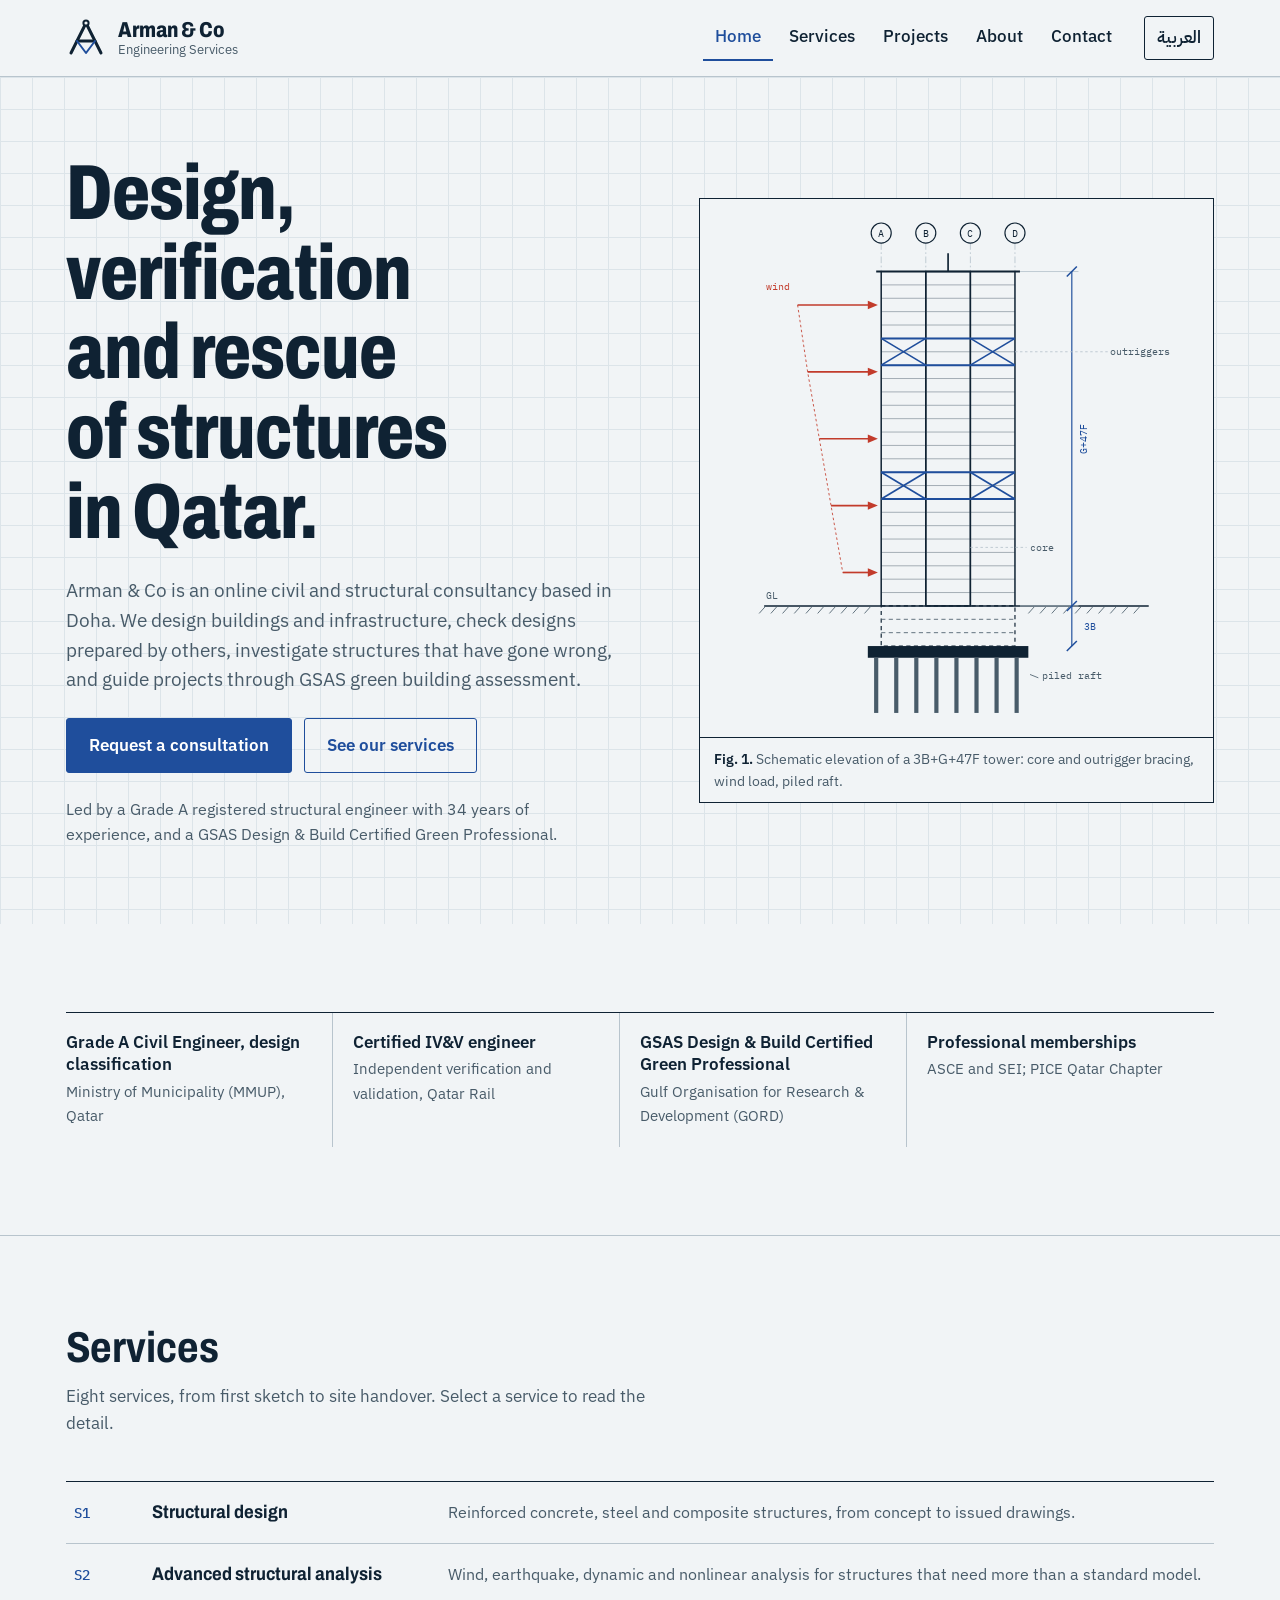
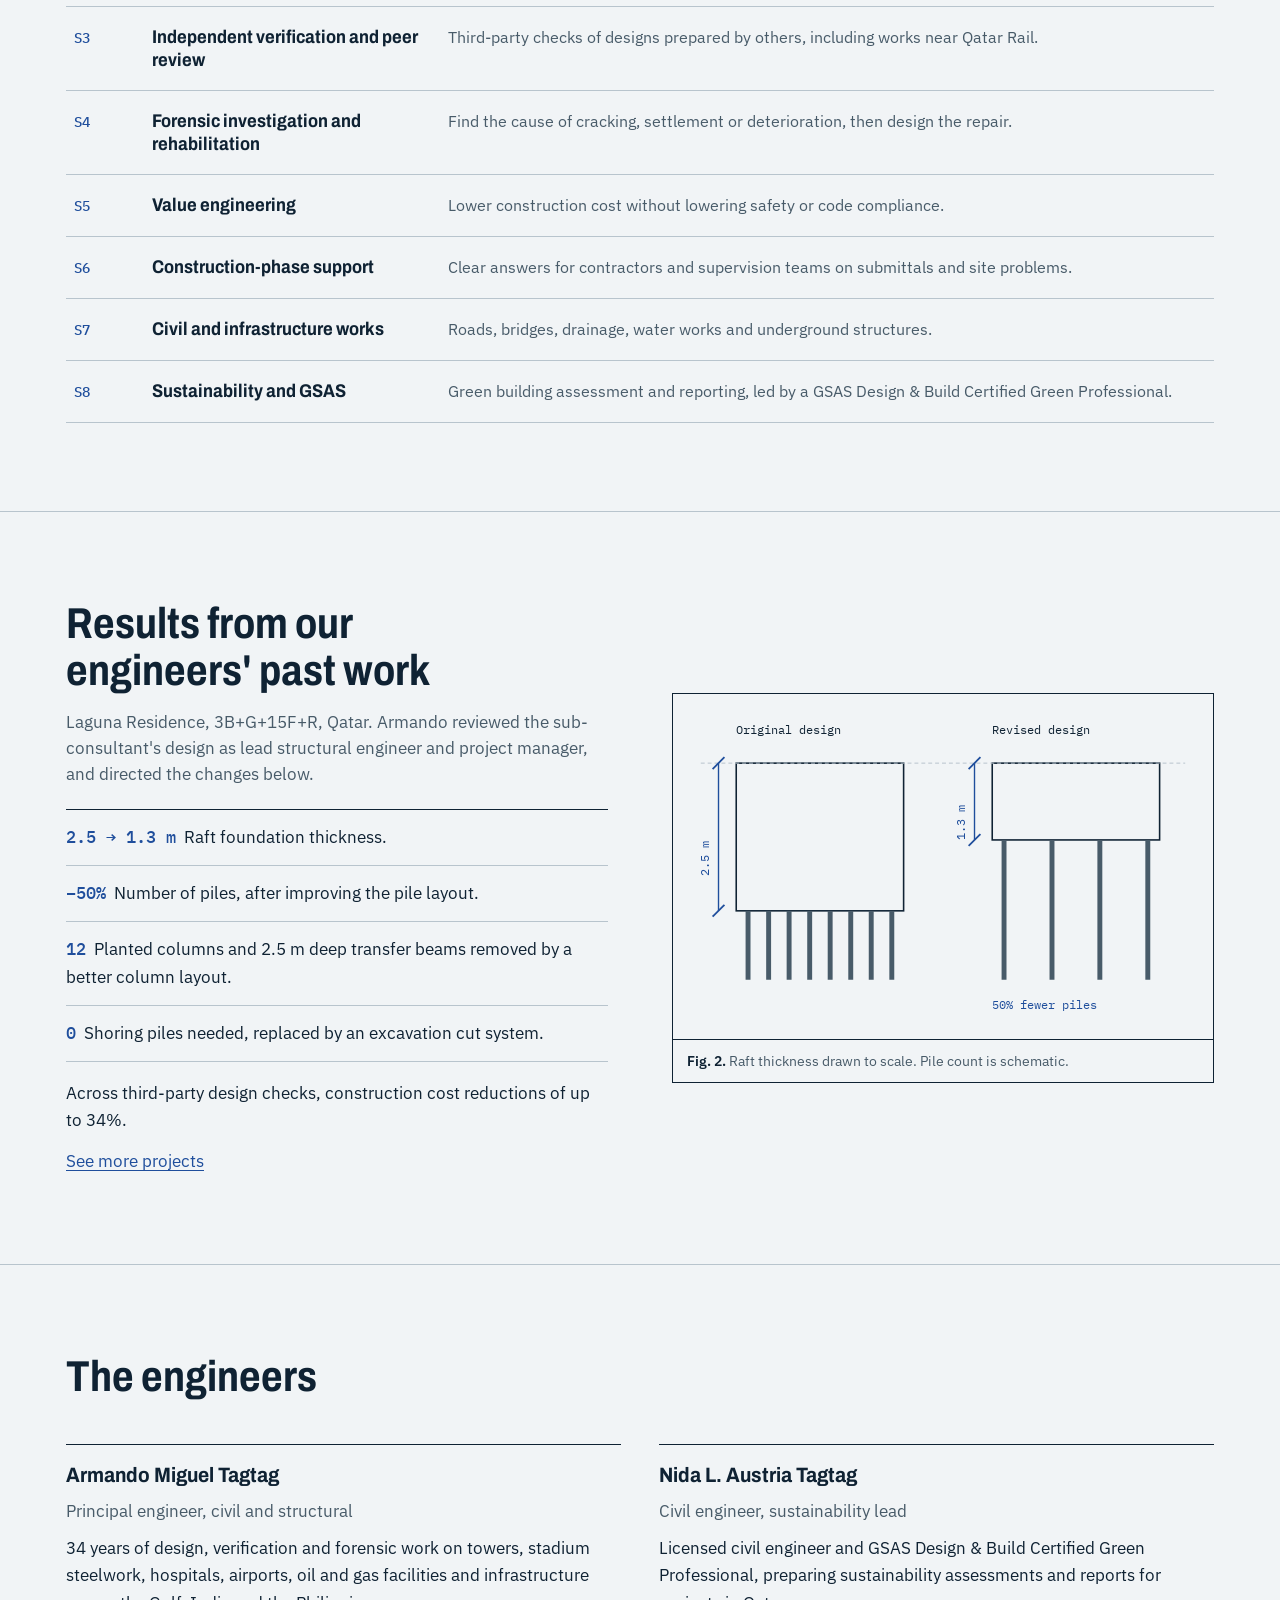
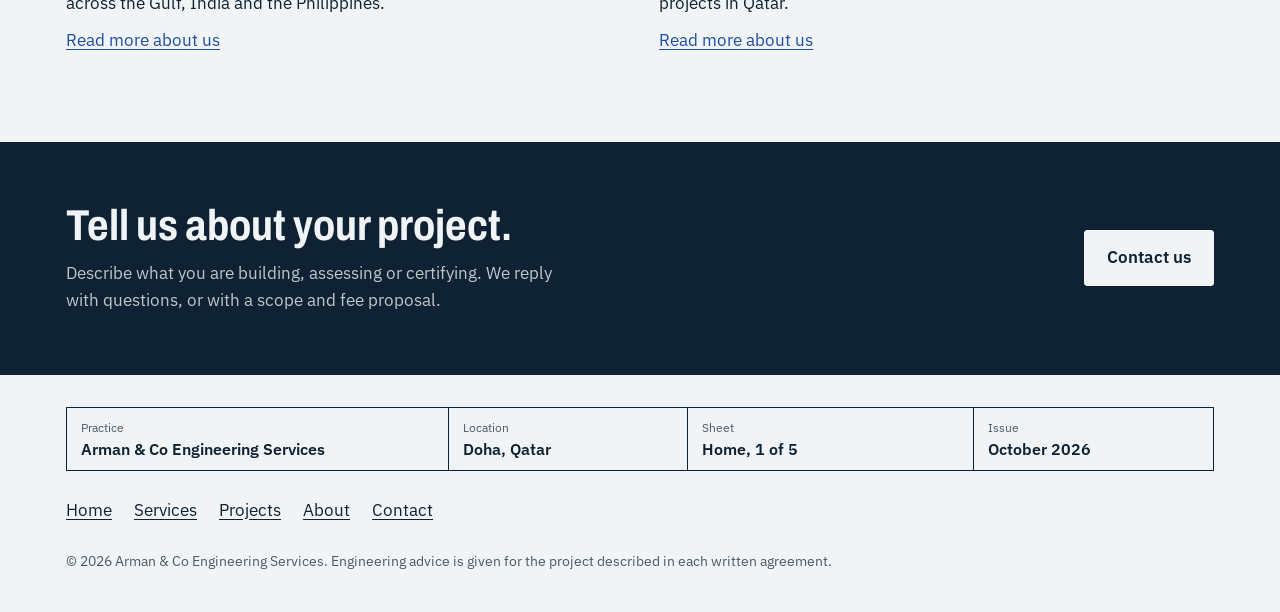
<file: index.html>
<!doctype html>
<html lang="en" dir="ltr">
<head>
<meta charset="utf-8">
<meta name="viewport" content="width=device-width, initial-scale=1, viewport-fit=cover">
<title>Arman &amp; Co Engineering Services</title>
<meta name="description" content="Online civil and structural engineering consultancy in Doha, Qatar. Structural design, independent design verification, forensic investigation and GSAS sustainability advice.">
<meta name="claude:viewport-fit-sides" content="cover">
<meta property="og:title" content="Arman &amp; Co Engineering Services">
<meta property="og:description" content="Online civil and structural engineering consultancy in Doha, Qatar. Structural design, independent design verification, forensic investigation and GSAS sustainability advice.">
<meta property="og:type" content="website">
<meta name="color-scheme" content="light dark">
<link rel="icon" href="assets/favicon.svg" type="image/svg+xml">
<link rel="preconnect" href="https://fonts.googleapis.com">
<link rel="preconnect" href="https://fonts.gstatic.com" crossorigin>
<link rel="stylesheet" href="https://fonts.googleapis.com/css2?family=Archivo:wdth,wght@62..125,500..900&family=IBM+Plex+Mono:wght@400;500&family=IBM+Plex+Sans+Arabic:wght@400;500;600;700&family=IBM+Plex+Sans:wght@400;500;600&display=swap">
<link rel="stylesheet" href="assets/style.css">
</head>
<body>
<a class="skip" href="#main">Skip to content</a>
<header class="top"><div class="wrap">
  <a class="brand" href="index.html" aria-label="Arman &amp; Co Engineering Services"><svg viewBox="0 0 40 40" width="40" height="40" aria-hidden="true" focusable="false"><path d="M5 35 L20 5 L35 35" fill="none" stroke="currentColor" stroke-width="3" stroke-linejoin="round" stroke-linecap="round"/><path d="M11 23 H29" fill="none" stroke="currentColor" stroke-width="3" stroke-linecap="round"/><path d="M11 23 L20 35 L29 23" fill="none" stroke="var(--blue)" stroke-width="2" stroke-linejoin="round" stroke-linecap="round"/><circle cx="20" cy="5" r="2.6" fill="var(--paper)" stroke="currentColor" stroke-width="2"/></svg><span><b>Arman &amp; Co</b><small>Engineering Services</small></span></a>
  <button class="menu-btn" type="button" aria-expanded="false" aria-controls="site-nav">Menu</button>
  <nav class="nav" id="site-nav" aria-label="Main"><a href="index.html" aria-current="page">Home</a><a href="services.html">Services</a><a href="projects.html">Projects</a><a href="about.html">About</a><a href="contact.html">Contact</a></nav>
  <a class="lang" href="ar/index.html" lang="ar" hreflang="ar">العربية</a>
</div></header>
<main id="main">
<section class="hero"><div class="wrap">
  <div class="copy">
    <h1 class="h1">Design, verification and rescue of structures in Qatar.</h1>
    <p class="lead">Arman &amp; Co is an online civil and structural consultancy based in Doha. We design buildings and infrastructure, check designs prepared by others, investigate structures that have gone wrong, and guide projects through GSAS green building assessment.</p>
    <div class="actions"><a class="btn" href="contact.html">Request a consultation</a><a class="btn alt" href="services.html">See our services</a></div>
    <p class="meta">Led by a Grade A registered structural engineer with 34 years of experience, and a GSAS Design &amp; Build Certified Green Professional.</p>
  </div>
  <figure class="fig"><div class="draw" dir="ltr"><svg viewBox="0 0 580 620" role="img" aria-label="Schematic elevation of a high-rise tower"><defs><pattern id="hatchT" width="7" height="7" patternUnits="userSpaceOnUse"><path d="M0 7 L7 0" class="s-line" stroke-width="1"/></pattern></defs><line x1="200" y1="36" x2="200" y2="70" class="s-line" stroke-dasharray="8 3 2 3"/><circle cx="200" cy="24" r="12" class="s-ink f-paper" stroke-width="1.4"/><text x="200" y="28.5" text-anchor="middle" class="tx k">A</text><line x1="253.33" y1="36" x2="253.33" y2="70" class="s-line" stroke-dasharray="8 3 2 3"/><circle cx="253.33" cy="24" r="12" class="s-ink f-paper" stroke-width="1.4"/><text x="253.33" y="28.5" text-anchor="middle" class="tx k">B</text><line x1="306.67" y1="36" x2="306.67" y2="70" class="s-line" stroke-dasharray="8 3 2 3"/><circle cx="306.67" cy="24" r="12" class="s-ink f-paper" stroke-width="1.4"/><text x="306.67" y="28.5" text-anchor="middle" class="tx k">C</text><line x1="360" y1="36" x2="360" y2="70" class="s-line" stroke-dasharray="8 3 2 3"/><circle cx="360" cy="24" r="12" class="s-ink f-paper" stroke-width="1.4"/><text x="360" y="28.5" text-anchor="middle" class="tx k">D</text><rect x="253.33" y="70" width="53.34" height="400" fill="url(#hatchT)" class="s-ink" stroke-width="1.6"/><line x1="200" y1="454" x2="360" y2="454" class="s-mid" stroke-width="1" opacity=".55"/><line x1="200" y1="438" x2="360" y2="438" class="s-mid" stroke-width="1" opacity=".55"/><line x1="200" y1="422" x2="360" y2="422" class="s-mid" stroke-width="1" opacity=".55"/><line x1="200" y1="406" x2="360" y2="406" class="s-mid" stroke-width="1" opacity=".55"/><line x1="200" y1="390" x2="360" y2="390" class="s-mid" stroke-width="1" opacity=".55"/><line x1="200" y1="374" x2="360" y2="374" class="s-mid" stroke-width="1" opacity=".55"/><line x1="200" y1="358" x2="360" y2="358" class="s-mid" stroke-width="1" opacity=".55"/><line x1="200" y1="342" x2="360" y2="342" class="s-mid" stroke-width="1" opacity=".55"/><line x1="200" y1="326" x2="360" y2="326" class="s-mid" stroke-width="1" opacity=".55"/><line x1="200" y1="310" x2="360" y2="310" class="s-mid" stroke-width="1" opacity=".55"/><line x1="200" y1="294" x2="360" y2="294" class="s-mid" stroke-width="1" opacity=".55"/><line x1="200" y1="278" x2="360" y2="278" class="s-mid" stroke-width="1" opacity=".55"/><line x1="200" y1="262" x2="360" y2="262" class="s-mid" stroke-width="1" opacity=".55"/><line x1="200" y1="246" x2="360" y2="246" class="s-mid" stroke-width="1" opacity=".55"/><line x1="200" y1="230" x2="360" y2="230" class="s-mid" stroke-width="1" opacity=".55"/><line x1="200" y1="214" x2="360" y2="214" class="s-mid" stroke-width="1" opacity=".55"/><line x1="200" y1="198" x2="360" y2="198" class="s-mid" stroke-width="1" opacity=".55"/><line x1="200" y1="182" x2="360" y2="182" class="s-mid" stroke-width="1" opacity=".55"/><line x1="200" y1="166" x2="360" y2="166" class="s-mid" stroke-width="1" opacity=".55"/><line x1="200" y1="150" x2="360" y2="150" class="s-mid" stroke-width="1" opacity=".55"/><line x1="200" y1="134" x2="360" y2="134" class="s-mid" stroke-width="1" opacity=".55"/><line x1="200" y1="118" x2="360" y2="118" class="s-mid" stroke-width="1" opacity=".55"/><line x1="200" y1="102" x2="360" y2="102" class="s-mid" stroke-width="1" opacity=".55"/><line x1="200" y1="86" x2="360" y2="86" class="s-mid" stroke-width="1" opacity=".55"/><line x1="200" y1="70" x2="200" y2="470" class="s-ink" stroke-width="1.8"/><line x1="253.33" y1="70" x2="253.33" y2="470" class="s-ink" stroke-width="1.8"/><line x1="306.67" y1="70" x2="306.67" y2="470" class="s-ink" stroke-width="1.8"/><line x1="360" y1="70" x2="360" y2="470" class="s-ink" stroke-width="1.8"/><line x1="200" y1="150" x2="360" y2="150" class="s-blue" stroke-width="2.4"/><line x1="200" y1="182" x2="360" y2="182" class="s-blue" stroke-width="2.4"/><line x1="200" y1="182" x2="253.33" y2="150" class="s-blue" stroke-width="2"/><line x1="200" y1="150" x2="253.33" y2="182" class="s-blue" stroke-width="2"/><line x1="306.67" y1="182" x2="360" y2="150" class="s-blue" stroke-width="2"/><line x1="306.67" y1="150" x2="360" y2="182" class="s-blue" stroke-width="2"/><line x1="200" y1="310" x2="360" y2="310" class="s-blue" stroke-width="2.4"/><line x1="200" y1="342" x2="360" y2="342" class="s-blue" stroke-width="2.4"/><line x1="200" y1="342" x2="253.33" y2="310" class="s-blue" stroke-width="2"/><line x1="200" y1="310" x2="253.33" y2="342" class="s-blue" stroke-width="2"/><line x1="306.67" y1="342" x2="360" y2="310" class="s-blue" stroke-width="2"/><line x1="306.67" y1="310" x2="360" y2="342" class="s-blue" stroke-width="2"/><line x1="194" y1="70" x2="366" y2="70" class="s-ink" stroke-width="2.4"/><line x1="280" y1="70" x2="280" y2="48" class="s-ink" stroke-width="2"/><line x1="60" y1="470" x2="520" y2="470" class="s-ink" stroke-width="1.8"/><line x1="62" y1="470" x2="54" y2="479" class="s-mid" stroke-width="1"/><line x1="76" y1="470" x2="68" y2="479" class="s-mid" stroke-width="1"/><line x1="90" y1="470" x2="82" y2="479" class="s-mid" stroke-width="1"/><line x1="104" y1="470" x2="96" y2="479" class="s-mid" stroke-width="1"/><line x1="118" y1="470" x2="110" y2="479" class="s-mid" stroke-width="1"/><line x1="132" y1="470" x2="124" y2="479" class="s-mid" stroke-width="1"/><line x1="146" y1="470" x2="138" y2="479" class="s-mid" stroke-width="1"/><line x1="160" y1="470" x2="152" y2="479" class="s-mid" stroke-width="1"/><line x1="174" y1="470" x2="166" y2="479" class="s-mid" stroke-width="1"/><line x1="188" y1="470" x2="180" y2="479" class="s-mid" stroke-width="1"/><line x1="384" y1="470" x2="376" y2="479" class="s-mid" stroke-width="1"/><line x1="398" y1="470" x2="390" y2="479" class="s-mid" stroke-width="1"/><line x1="412" y1="470" x2="404" y2="479" class="s-mid" stroke-width="1"/><line x1="426" y1="470" x2="418" y2="479" class="s-mid" stroke-width="1"/><line x1="440" y1="470" x2="432" y2="479" class="s-mid" stroke-width="1"/><line x1="454" y1="470" x2="446" y2="479" class="s-mid" stroke-width="1"/><line x1="468" y1="470" x2="460" y2="479" class="s-mid" stroke-width="1"/><line x1="482" y1="470" x2="474" y2="479" class="s-mid" stroke-width="1"/><line x1="496" y1="470" x2="488" y2="479" class="s-mid" stroke-width="1"/><line x1="510" y1="470" x2="502" y2="479" class="s-mid" stroke-width="1"/><rect x="200" y="470" width="160" height="48" class="s-ink" stroke-width="1.4" stroke-dasharray="5 4"/><line x1="200" y1="486" x2="360" y2="486" class="s-mid" stroke-width="1" stroke-dasharray="5 4"/><line x1="200" y1="502" x2="360" y2="502" class="s-mid" stroke-width="1" stroke-dasharray="5 4"/><rect x="184" y="518" width="192" height="14" class="f-ink"/><line x1="194" y1="532" x2="194" y2="598" class="s-mid" stroke-width="5"/><line x1="218" y1="532" x2="218" y2="598" class="s-mid" stroke-width="5"/><line x1="242" y1="532" x2="242" y2="598" class="s-mid" stroke-width="5"/><line x1="266" y1="532" x2="266" y2="598" class="s-mid" stroke-width="5"/><line x1="290" y1="532" x2="290" y2="598" class="s-mid" stroke-width="5"/><line x1="314" y1="532" x2="314" y2="598" class="s-mid" stroke-width="5"/><line x1="338" y1="532" x2="338" y2="598" class="s-mid" stroke-width="5"/><line x1="362" y1="532" x2="362" y2="598" class="s-mid" stroke-width="5"/><text x="392" y="558" class="tx">piled raft</text><line x1="378" y1="552" x2="388" y2="556" class="s-mid" stroke-width="1"/><text x="62" y="462" class="tx">GL</text><line x1="100" y1="110" x2="186" y2="110" class="s-red" stroke-width="2"/><polygon points="196,110 184,105 184,115" class="f-red"/><line x1="112" y1="190" x2="186" y2="190" class="s-red" stroke-width="2"/><polygon points="196,190 184,185 184,195" class="f-red"/><line x1="126" y1="270" x2="186" y2="270" class="s-red" stroke-width="2"/><polygon points="196,270 184,265 184,275" class="f-red"/><line x1="140" y1="350" x2="186" y2="350" class="s-red" stroke-width="2"/><polygon points="196,350 184,345 184,355" class="f-red"/><line x1="154" y1="430" x2="186" y2="430" class="s-red" stroke-width="2"/><polygon points="196,430 184,425 184,435" class="f-red"/><polyline points="100,110 112,190 126,270 140,350 154,430" class="s-red" stroke-width="1" stroke-dasharray="3 3" fill="none"/><text x="62" y="92" class="tx r">wind</text><line x1="366" y1="70" x2="436" y2="70" class="s-line" stroke-width="1"/><line x1="366" y1="470" x2="436" y2="470" class="s-line" stroke-width="1"/><line x1="428" y1="70" x2="428" y2="470" class="s-blue" stroke-width="1.4"/><line x1="422" y1="76" x2="434" y2="64" class="s-blue" stroke-width="1.8"/><line x1="422" y1="476" x2="434" y2="464" class="s-blue" stroke-width="1.8"/><text x="446" y="270" text-anchor="middle" transform="rotate(-90 446 270)" class="tx b">G+47F</text><line x1="428" y1="470" x2="428" y2="518" class="s-blue" stroke-width="1.4"/><line x1="422" y1="524" x2="434" y2="512" class="s-blue" stroke-width="1.8"/><text x="442" y="499" class="tx b">3B</text><line x1="360" y1="166" x2="472" y2="166" class="s-line" stroke-width="1" stroke-dasharray="3 3"/><text x="474" y="170" class="tx">outriggers</text><line x1="306.67" y1="400" x2="374" y2="400" class="s-line" stroke-width="1" stroke-dasharray="3 3"/><text x="378" y="404" class="tx">core</text></svg></div><figcaption><b>Fig. 1.</b> Schematic elevation of a 3B+G+47F tower: core and outrigger bracing, wind load, piled raft.</figcaption></figure>
</div></section>
<section class="band"><div class="wrap">
  <h2 class="sr">Registrations and certifications</h2>
  <ul class="creds"><li><strong>Grade A Civil Engineer, design classification</strong><span>Ministry of Municipality (MMUP), Qatar</span></li><li><strong>Certified IV&amp;V engineer</strong><span>Independent verification and validation, Qatar Rail</span></li><li><strong>GSAS Design &amp; Build Certified Green Professional</strong><span>Gulf Organisation for Research &amp; Development (GORD)</span></li><li><strong>Professional memberships</strong><span>ASCE and SEI; PICE Qatar Chapter</span></li></ul>
</div></section>
<section class="band"><div class="wrap">
  <div class="sec-head"><h2 class="h2">Services</h2><p>Eight services, from first sketch to site handover. Select a service to read the detail.</p></div>
  <ul class="sched"><li><a href="services.html#s1"><span class="ref">S1</span><span class="nm">Structural design</span><span class="ds">Reinforced concrete, steel and composite structures, from concept to issued drawings.</span></a></li><li><a href="services.html#s2"><span class="ref">S2</span><span class="nm">Advanced structural analysis</span><span class="ds">Wind, earthquake, dynamic and nonlinear analysis for structures that need more than a standard model.</span></a></li><li><a href="services.html#s3"><span class="ref">S3</span><span class="nm">Independent verification and peer review</span><span class="ds">Third-party checks of designs prepared by others, including works near Qatar Rail.</span></a></li><li><a href="services.html#s4"><span class="ref">S4</span><span class="nm">Forensic investigation and rehabilitation</span><span class="ds">Find the cause of cracking, settlement or deterioration, then design the repair.</span></a></li><li><a href="services.html#s5"><span class="ref">S5</span><span class="nm">Value engineering</span><span class="ds">Lower construction cost without lowering safety or code compliance.</span></a></li><li><a href="services.html#s6"><span class="ref">S6</span><span class="nm">Construction-phase support</span><span class="ds">Clear answers for contractors and supervision teams on submittals and site problems.</span></a></li><li><a href="services.html#s7"><span class="ref">S7</span><span class="nm">Civil and infrastructure works</span><span class="ds">Roads, bridges, drainage, water works and underground structures.</span></a></li><li><a href="services.html#s8"><span class="ref">S8</span><span class="nm">Sustainability and GSAS</span><span class="ds">Green building assessment and reporting, led by a GSAS Design &amp; Build Certified Green Professional.</span></a></li></ul>
</div></section>
<section class="band"><div class="wrap split">
  <div>
    <h2 class="h2">Results from our engineers&#x27; past work</h2>
    <p class="lead" style="margin-top:14px;font-size:1.05rem">Laguna Residence, 3B+G+15F+R, Qatar. Armando reviewed the sub-consultant&#x27;s design as lead structural engineer and project manager, and directed the changes below.</p>
    <ul class="facts"><li><b><bdi dir="ltr">2.5 → 1.3 m</bdi></b>Raft foundation thickness.</li><li><b><bdi dir="ltr">–50%</bdi></b>Number of piles, after improving the pile layout.</li><li><b><bdi dir="ltr">12</bdi></b>Planted columns and 2.5 m deep transfer beams removed by a better column layout.</li><li><b><bdi dir="ltr">0</bdi></b>Shoring piles needed, replaced by an excavation cut system.</li></ul>
    <p style="margin-top:18px">Across third-party design checks, construction cost reductions of up to 34%.</p>
    <p style="margin-top:14px"><a href="projects.html">See more projects</a></p>
  </div>
  <figure class="fig"><div class="draw" dir="ltr"><svg viewBox="0 0 520 330" role="img" aria-label="Raft thickness reduced from 2.5 metres to 1.3 metres, with half the piles"><defs><pattern id="hatchR" width="7" height="7" patternUnits="userSpaceOnUse"><path d="M0 7 L7 0" class="s-mid" stroke-width="1"/></pattern></defs><text x="50" y="26" class="tx k">Original design</text><text x="310" y="26" class="tx k">Revised design</text><rect x="50" y="56" width="170" height="150" fill="url(#hatchR)" class="s-ink" stroke-width="1.6"/><rect x="310" y="56" width="170" height="78" fill="url(#hatchR)" class="s-ink" stroke-width="1.6"/><line x1="14" y1="56" x2="506" y2="56" class="s-line" stroke-width="1" stroke-dasharray="4 3"/><line x1="32" y1="56" x2="32" y2="206" class="s-blue" stroke-width="1.4"/><line x1="26" y1="62" x2="38" y2="50" class="s-blue" stroke-width="1.8"/><line x1="26" y1="212" x2="38" y2="200" class="s-blue" stroke-width="1.8"/><text x="24" y="135.0" text-anchor="end" class="tx b" transform="rotate(-90 24 135.0)" dy="-2">2.5 m</text><line x1="292" y1="56" x2="292" y2="134" class="s-blue" stroke-width="1.4"/><line x1="286" y1="62" x2="298" y2="50" class="s-blue" stroke-width="1.8"/><line x1="286" y1="140" x2="298" y2="128" class="s-blue" stroke-width="1.8"/><text x="284" y="99.0" text-anchor="end" class="tx b" transform="rotate(-90 284 99.0)" dy="-2">1.3 m</text><line x1="62.0" y1="206" x2="62.0" y2="276" class="s-mid" stroke-width="5"/><line x1="82.9" y1="206" x2="82.9" y2="276" class="s-mid" stroke-width="5"/><line x1="103.7" y1="206" x2="103.7" y2="276" class="s-mid" stroke-width="5"/><line x1="124.6" y1="206" x2="124.6" y2="276" class="s-mid" stroke-width="5"/><line x1="145.4" y1="206" x2="145.4" y2="276" class="s-mid" stroke-width="5"/><line x1="166.3" y1="206" x2="166.3" y2="276" class="s-mid" stroke-width="5"/><line x1="187.1" y1="206" x2="187.1" y2="276" class="s-mid" stroke-width="5"/><line x1="208.0" y1="206" x2="208.0" y2="276" class="s-mid" stroke-width="5"/><line x1="322.0" y1="134" x2="322.0" y2="276" class="s-mid" stroke-width="5"/><line x1="370.7" y1="134" x2="370.7" y2="276" class="s-mid" stroke-width="5"/><line x1="419.3" y1="134" x2="419.3" y2="276" class="s-mid" stroke-width="5"/><line x1="468.0" y1="134" x2="468.0" y2="276" class="s-mid" stroke-width="5"/><text x="310" y="306" class="tx b">50% fewer piles</text></svg></div><figcaption><b>Fig. 2.</b> Raft thickness drawn to scale. Pile count is schematic.</figcaption></figure>
</div></section>
<section class="band"><div class="wrap">
  <div class="sec-head"><h2 class="h2">The engineers</h2></div>
  <div class="people"><div class="person"><h3 class="h3">Armando Miguel Tagtag</h3><p class="role">Principal engineer, civil and structural</p><p>34 years of design, verification and forensic work on towers, stadium steelwork, hospitals, airports, oil and gas facilities and infrastructure across the Gulf, India and the Philippines.</p><a href="about.html#armando">Read more about us</a></div><div class="person"><h3 class="h3">Nida L. Austria Tagtag</h3><p class="role">Civil engineer, sustainability lead</p><p>Licensed civil engineer and GSAS Design &amp; Build Certified Green Professional, preparing sustainability assessments and reports for projects in Qatar.</p><a href="about.html#nida">Read more about us</a></div></div>
</div></section>
<section class="cta"><div class="wrap">
  <div><h2 class="h2">Tell us about your project.</h2><p>Describe what you are building, assessing or certifying. We reply with questions, or with a scope and fee proposal.</p></div>
  <a class="btn" href="contact.html">Contact us</a>
</div></section>
</main>
<footer class="foot"><div class="wrap">
  <div class="tb">
    <div><small>Practice</small><b>Arman &amp; Co Engineering Services</b></div>
    <div><small>Location</small><b>Doha, Qatar</b></div>
    <div><small>Sheet</small><b>Home, 1 of 5</b></div>
    <div><small>Issue</small><b>October 2026</b></div>
  </div>
  <nav aria-label="Footer"><a href="index.html">Home</a><a href="services.html">Services</a><a href="projects.html">Projects</a><a href="about.html">About</a><a href="contact.html">Contact</a></nav>
  <p class="small">© 2026 Arman &amp; Co Engineering Services. Engineering advice is given for the project described in each written agreement.</p>
</div></footer>
<script src="assets/site.js" defer></script>
</body>
</html>
</file>
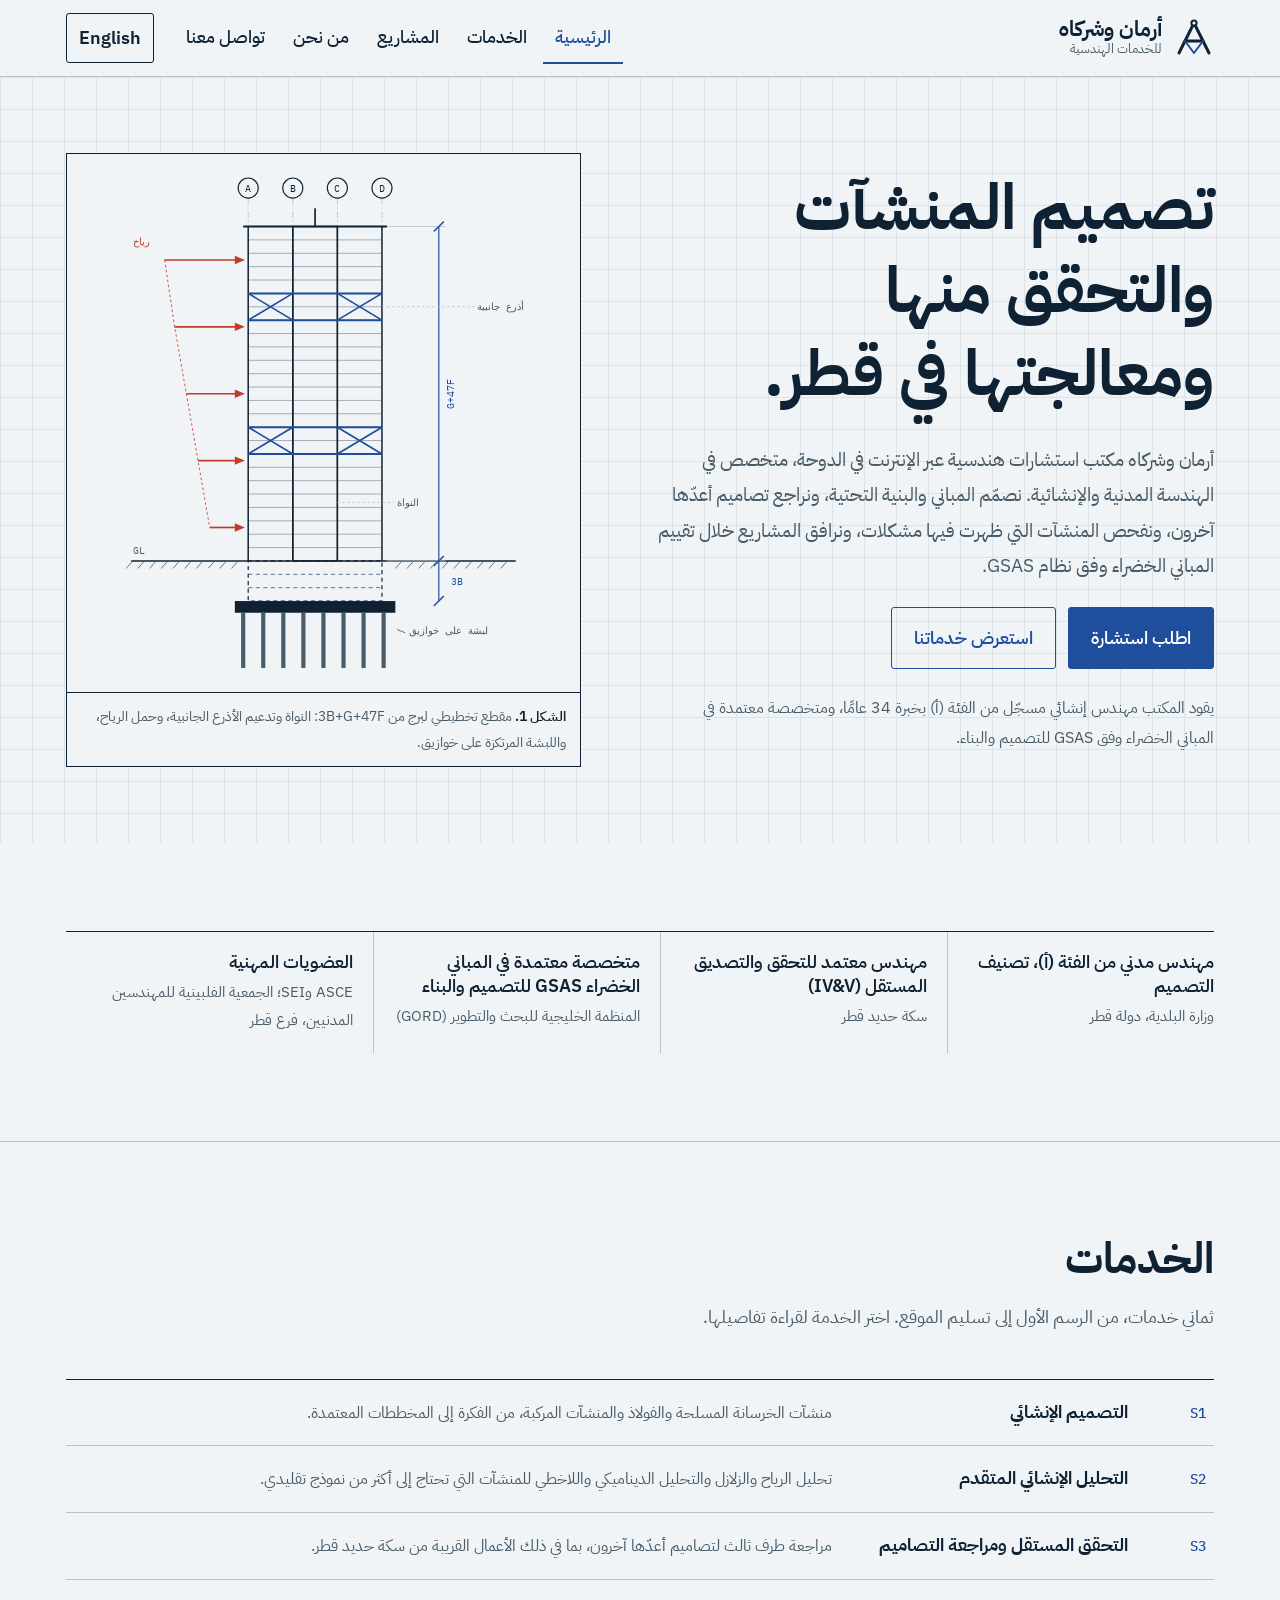
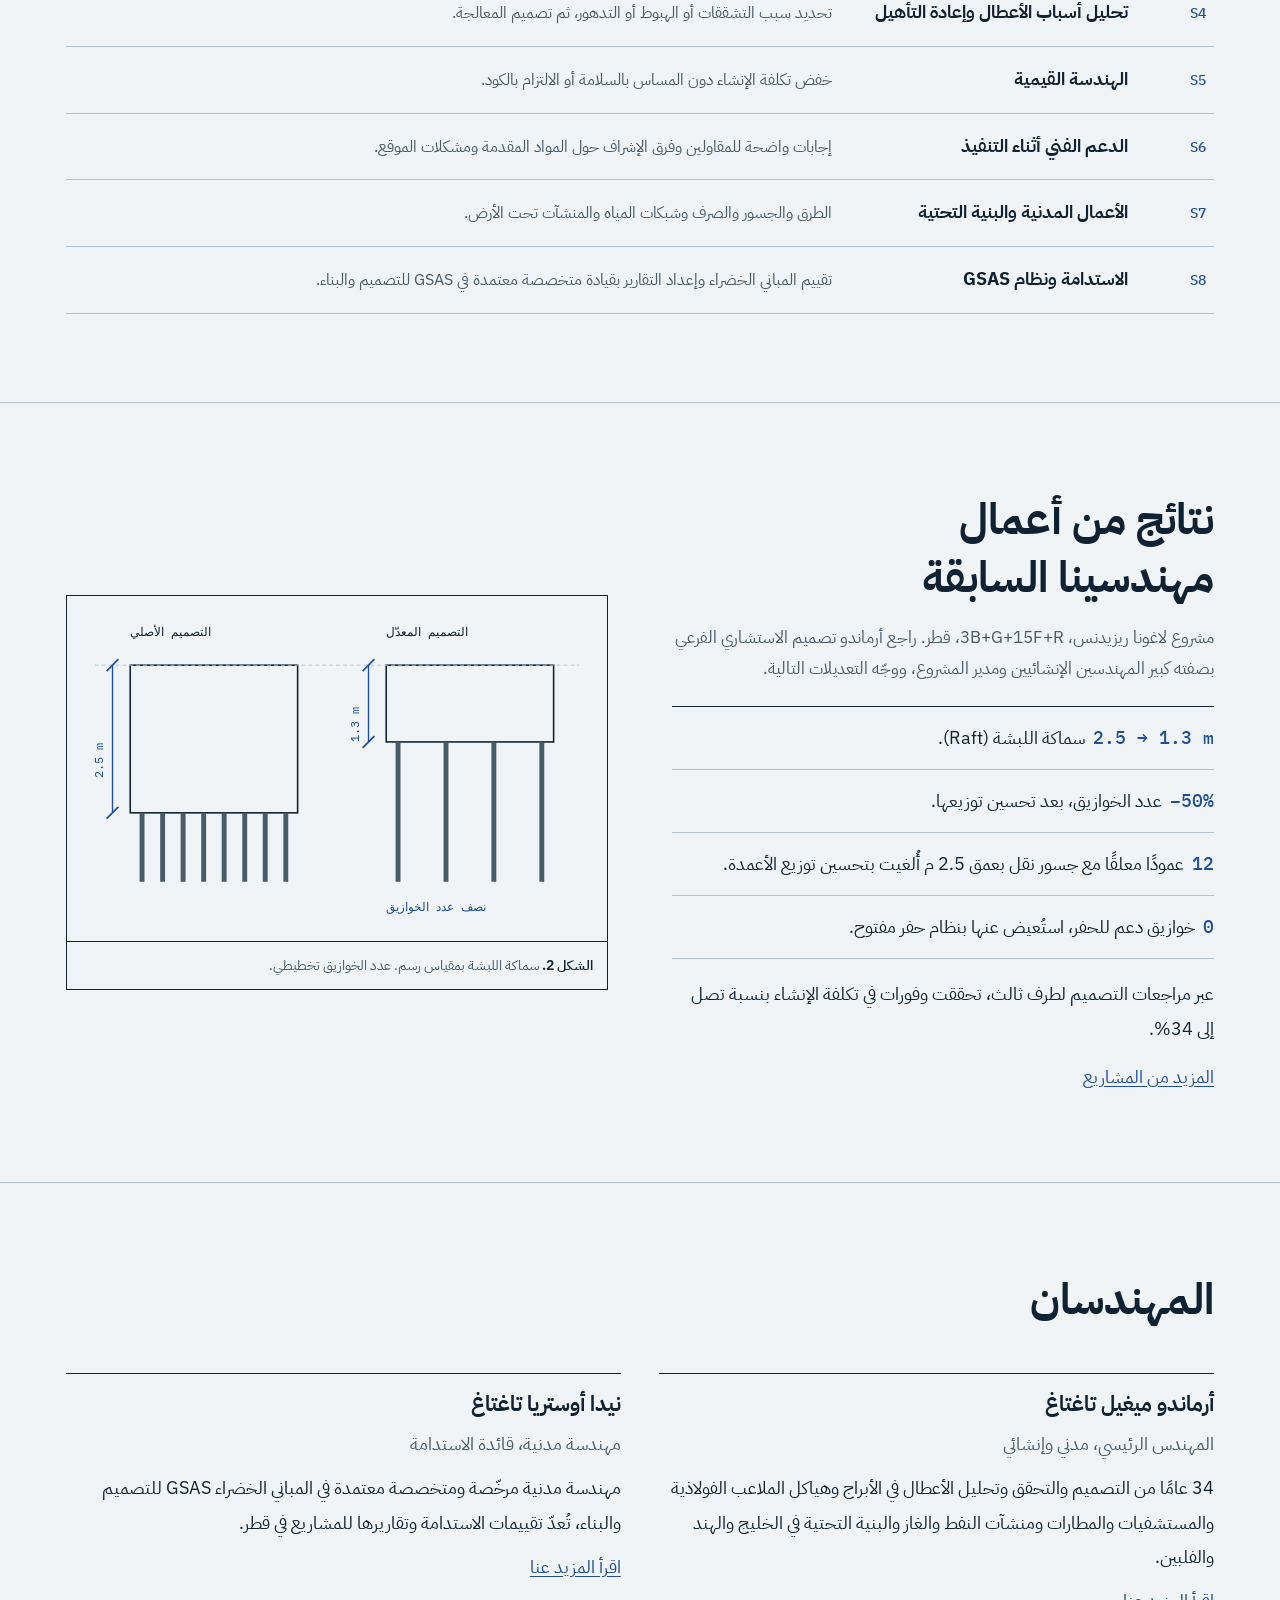
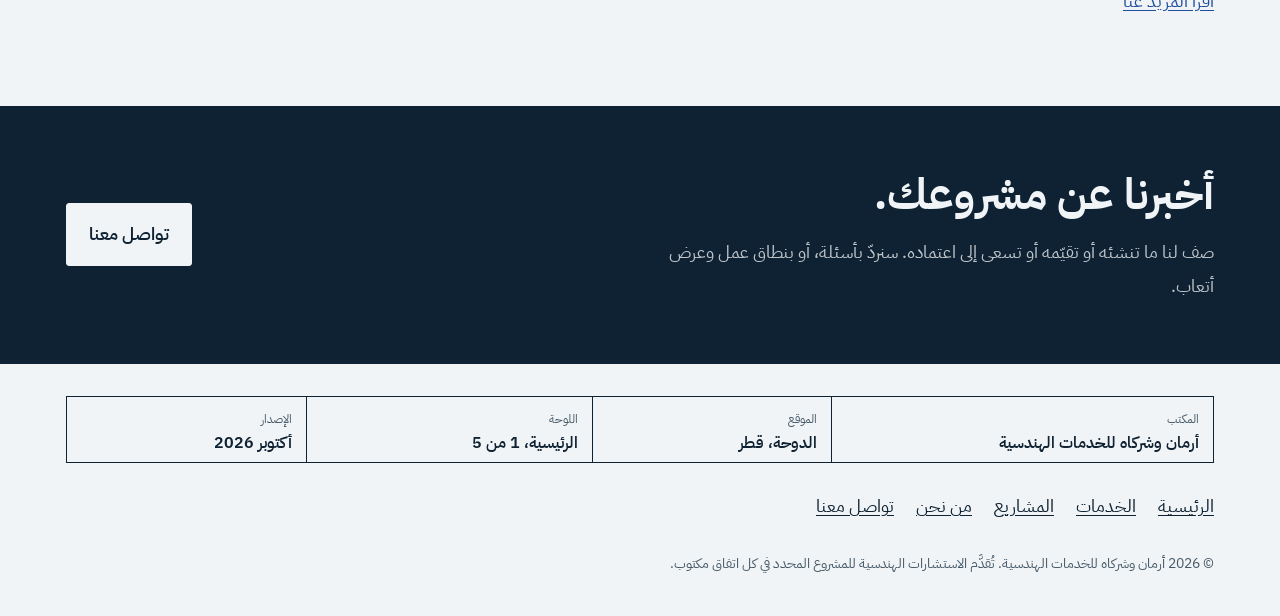
<file: ar/index.html>
<!doctype html>
<html lang="ar" dir="rtl">
<head>
<meta charset="utf-8">
<meta name="viewport" content="width=device-width, initial-scale=1, viewport-fit=cover">
<title>أرمان وشركاه للخدمات الهندسية</title>
<meta name="description" content="مكتب استشارات هندسية عبر الإنترنت في الدوحة، قطر. التصميم الإنشائي، والتحقق المستقل من التصاميم، وتحليل أسباب الأعطال الإنشائية، والاستشارات في الاستدامة وفق نظام GSAS.">
<meta name="claude:viewport-fit-sides" content="cover">
<meta property="og:title" content="أرمان وشركاه للخدمات الهندسية">
<meta property="og:description" content="مكتب استشارات هندسية عبر الإنترنت في الدوحة، قطر. التصميم الإنشائي، والتحقق المستقل من التصاميم، وتحليل أسباب الأعطال الإنشائية، والاستشارات في الاستدامة وفق نظام GSAS.">
<meta property="og:type" content="website">
<meta name="color-scheme" content="light dark">
<link rel="icon" href="../assets/favicon.svg" type="image/svg+xml">
<link rel="preconnect" href="https://fonts.googleapis.com">
<link rel="preconnect" href="https://fonts.gstatic.com" crossorigin>
<link rel="stylesheet" href="https://fonts.googleapis.com/css2?family=Archivo:wdth,wght@62..125,500..900&family=IBM+Plex+Mono:wght@400;500&family=IBM+Plex+Sans+Arabic:wght@400;500;600;700&family=IBM+Plex+Sans:wght@400;500;600&display=swap">
<link rel="stylesheet" href="../assets/style.css">
</head>
<body>
<a class="skip" href="#main">انتقل إلى المحتوى</a>
<header class="top"><div class="wrap">
  <a class="brand" href="index.html" aria-label="أرمان وشركاه للخدمات الهندسية"><svg viewBox="0 0 40 40" width="40" height="40" aria-hidden="true" focusable="false"><path d="M5 35 L20 5 L35 35" fill="none" stroke="currentColor" stroke-width="3" stroke-linejoin="round" stroke-linecap="round"/><path d="M11 23 H29" fill="none" stroke="currentColor" stroke-width="3" stroke-linecap="round"/><path d="M11 23 L20 35 L29 23" fill="none" stroke="var(--blue)" stroke-width="2" stroke-linejoin="round" stroke-linecap="round"/><circle cx="20" cy="5" r="2.6" fill="var(--paper)" stroke="currentColor" stroke-width="2"/></svg><span><b>أرمان وشركاه</b><small>للخدمات الهندسية</small></span></a>
  <button class="menu-btn" type="button" aria-expanded="false" aria-controls="site-nav">القائمة</button>
  <nav class="nav" id="site-nav" aria-label="Main"><a href="index.html" aria-current="page">الرئيسية</a><a href="services.html">الخدمات</a><a href="projects.html">المشاريع</a><a href="about.html">من نحن</a><a href="contact.html">تواصل معنا</a></nav>
  <a class="lang" href="../index.html" lang="en" hreflang="en">English</a>
</div></header>
<main id="main">
<section class="hero"><div class="wrap">
  <div class="copy">
    <h1 class="h1">تصميم المنشآت والتحقق منها ومعالجتها في قطر.</h1>
    <p class="lead">أرمان وشركاه مكتب استشارات هندسية عبر الإنترنت في الدوحة، متخصص في الهندسة المدنية والإنشائية. نصمّم المباني والبنية التحتية، ونراجع تصاميم أعدّها آخرون، ونفحص المنشآت التي ظهرت فيها مشكلات، ونرافق المشاريع خلال تقييم المباني الخضراء وفق نظام GSAS.</p>
    <div class="actions"><a class="btn" href="contact.html">اطلب استشارة</a><a class="btn alt" href="services.html">استعرض خدماتنا</a></div>
    <p class="meta">يقود المكتب مهندس إنشائي مسجّل من الفئة (أ) بخبرة 34 عامًا، ومتخصصة معتمدة في المباني الخضراء وفق GSAS للتصميم والبناء.</p>
  </div>
  <figure class="fig"><div class="draw" dir="ltr"><svg viewBox="0 0 580 620" role="img" aria-label="Schematic elevation of a high-rise tower"><defs><pattern id="hatchT" width="7" height="7" patternUnits="userSpaceOnUse"><path d="M0 7 L7 0" class="s-line" stroke-width="1"/></pattern></defs><line x1="200" y1="36" x2="200" y2="70" class="s-line" stroke-dasharray="8 3 2 3"/><circle cx="200" cy="24" r="12" class="s-ink f-paper" stroke-width="1.4"/><text x="200" y="28.5" text-anchor="middle" class="tx k">A</text><line x1="253.33" y1="36" x2="253.33" y2="70" class="s-line" stroke-dasharray="8 3 2 3"/><circle cx="253.33" cy="24" r="12" class="s-ink f-paper" stroke-width="1.4"/><text x="253.33" y="28.5" text-anchor="middle" class="tx k">B</text><line x1="306.67" y1="36" x2="306.67" y2="70" class="s-line" stroke-dasharray="8 3 2 3"/><circle cx="306.67" cy="24" r="12" class="s-ink f-paper" stroke-width="1.4"/><text x="306.67" y="28.5" text-anchor="middle" class="tx k">C</text><line x1="360" y1="36" x2="360" y2="70" class="s-line" stroke-dasharray="8 3 2 3"/><circle cx="360" cy="24" r="12" class="s-ink f-paper" stroke-width="1.4"/><text x="360" y="28.5" text-anchor="middle" class="tx k">D</text><rect x="253.33" y="70" width="53.34" height="400" fill="url(#hatchT)" class="s-ink" stroke-width="1.6"/><line x1="200" y1="454" x2="360" y2="454" class="s-mid" stroke-width="1" opacity=".55"/><line x1="200" y1="438" x2="360" y2="438" class="s-mid" stroke-width="1" opacity=".55"/><line x1="200" y1="422" x2="360" y2="422" class="s-mid" stroke-width="1" opacity=".55"/><line x1="200" y1="406" x2="360" y2="406" class="s-mid" stroke-width="1" opacity=".55"/><line x1="200" y1="390" x2="360" y2="390" class="s-mid" stroke-width="1" opacity=".55"/><line x1="200" y1="374" x2="360" y2="374" class="s-mid" stroke-width="1" opacity=".55"/><line x1="200" y1="358" x2="360" y2="358" class="s-mid" stroke-width="1" opacity=".55"/><line x1="200" y1="342" x2="360" y2="342" class="s-mid" stroke-width="1" opacity=".55"/><line x1="200" y1="326" x2="360" y2="326" class="s-mid" stroke-width="1" opacity=".55"/><line x1="200" y1="310" x2="360" y2="310" class="s-mid" stroke-width="1" opacity=".55"/><line x1="200" y1="294" x2="360" y2="294" class="s-mid" stroke-width="1" opacity=".55"/><line x1="200" y1="278" x2="360" y2="278" class="s-mid" stroke-width="1" opacity=".55"/><line x1="200" y1="262" x2="360" y2="262" class="s-mid" stroke-width="1" opacity=".55"/><line x1="200" y1="246" x2="360" y2="246" class="s-mid" stroke-width="1" opacity=".55"/><line x1="200" y1="230" x2="360" y2="230" class="s-mid" stroke-width="1" opacity=".55"/><line x1="200" y1="214" x2="360" y2="214" class="s-mid" stroke-width="1" opacity=".55"/><line x1="200" y1="198" x2="360" y2="198" class="s-mid" stroke-width="1" opacity=".55"/><line x1="200" y1="182" x2="360" y2="182" class="s-mid" stroke-width="1" opacity=".55"/><line x1="200" y1="166" x2="360" y2="166" class="s-mid" stroke-width="1" opacity=".55"/><line x1="200" y1="150" x2="360" y2="150" class="s-mid" stroke-width="1" opacity=".55"/><line x1="200" y1="134" x2="360" y2="134" class="s-mid" stroke-width="1" opacity=".55"/><line x1="200" y1="118" x2="360" y2="118" class="s-mid" stroke-width="1" opacity=".55"/><line x1="200" y1="102" x2="360" y2="102" class="s-mid" stroke-width="1" opacity=".55"/><line x1="200" y1="86" x2="360" y2="86" class="s-mid" stroke-width="1" opacity=".55"/><line x1="200" y1="70" x2="200" y2="470" class="s-ink" stroke-width="1.8"/><line x1="253.33" y1="70" x2="253.33" y2="470" class="s-ink" stroke-width="1.8"/><line x1="306.67" y1="70" x2="306.67" y2="470" class="s-ink" stroke-width="1.8"/><line x1="360" y1="70" x2="360" y2="470" class="s-ink" stroke-width="1.8"/><line x1="200" y1="150" x2="360" y2="150" class="s-blue" stroke-width="2.4"/><line x1="200" y1="182" x2="360" y2="182" class="s-blue" stroke-width="2.4"/><line x1="200" y1="182" x2="253.33" y2="150" class="s-blue" stroke-width="2"/><line x1="200" y1="150" x2="253.33" y2="182" class="s-blue" stroke-width="2"/><line x1="306.67" y1="182" x2="360" y2="150" class="s-blue" stroke-width="2"/><line x1="306.67" y1="150" x2="360" y2="182" class="s-blue" stroke-width="2"/><line x1="200" y1="310" x2="360" y2="310" class="s-blue" stroke-width="2.4"/><line x1="200" y1="342" x2="360" y2="342" class="s-blue" stroke-width="2.4"/><line x1="200" y1="342" x2="253.33" y2="310" class="s-blue" stroke-width="2"/><line x1="200" y1="310" x2="253.33" y2="342" class="s-blue" stroke-width="2"/><line x1="306.67" y1="342" x2="360" y2="310" class="s-blue" stroke-width="2"/><line x1="306.67" y1="310" x2="360" y2="342" class="s-blue" stroke-width="2"/><line x1="194" y1="70" x2="366" y2="70" class="s-ink" stroke-width="2.4"/><line x1="280" y1="70" x2="280" y2="48" class="s-ink" stroke-width="2"/><line x1="60" y1="470" x2="520" y2="470" class="s-ink" stroke-width="1.8"/><line x1="62" y1="470" x2="54" y2="479" class="s-mid" stroke-width="1"/><line x1="76" y1="470" x2="68" y2="479" class="s-mid" stroke-width="1"/><line x1="90" y1="470" x2="82" y2="479" class="s-mid" stroke-width="1"/><line x1="104" y1="470" x2="96" y2="479" class="s-mid" stroke-width="1"/><line x1="118" y1="470" x2="110" y2="479" class="s-mid" stroke-width="1"/><line x1="132" y1="470" x2="124" y2="479" class="s-mid" stroke-width="1"/><line x1="146" y1="470" x2="138" y2="479" class="s-mid" stroke-width="1"/><line x1="160" y1="470" x2="152" y2="479" class="s-mid" stroke-width="1"/><line x1="174" y1="470" x2="166" y2="479" class="s-mid" stroke-width="1"/><line x1="188" y1="470" x2="180" y2="479" class="s-mid" stroke-width="1"/><line x1="384" y1="470" x2="376" y2="479" class="s-mid" stroke-width="1"/><line x1="398" y1="470" x2="390" y2="479" class="s-mid" stroke-width="1"/><line x1="412" y1="470" x2="404" y2="479" class="s-mid" stroke-width="1"/><line x1="426" y1="470" x2="418" y2="479" class="s-mid" stroke-width="1"/><line x1="440" y1="470" x2="432" y2="479" class="s-mid" stroke-width="1"/><line x1="454" y1="470" x2="446" y2="479" class="s-mid" stroke-width="1"/><line x1="468" y1="470" x2="460" y2="479" class="s-mid" stroke-width="1"/><line x1="482" y1="470" x2="474" y2="479" class="s-mid" stroke-width="1"/><line x1="496" y1="470" x2="488" y2="479" class="s-mid" stroke-width="1"/><line x1="510" y1="470" x2="502" y2="479" class="s-mid" stroke-width="1"/><rect x="200" y="470" width="160" height="48" class="s-ink" stroke-width="1.4" stroke-dasharray="5 4"/><line x1="200" y1="486" x2="360" y2="486" class="s-mid" stroke-width="1" stroke-dasharray="5 4"/><line x1="200" y1="502" x2="360" y2="502" class="s-mid" stroke-width="1" stroke-dasharray="5 4"/><rect x="184" y="518" width="192" height="14" class="f-ink"/><line x1="194" y1="532" x2="194" y2="598" class="s-mid" stroke-width="5"/><line x1="218" y1="532" x2="218" y2="598" class="s-mid" stroke-width="5"/><line x1="242" y1="532" x2="242" y2="598" class="s-mid" stroke-width="5"/><line x1="266" y1="532" x2="266" y2="598" class="s-mid" stroke-width="5"/><line x1="290" y1="532" x2="290" y2="598" class="s-mid" stroke-width="5"/><line x1="314" y1="532" x2="314" y2="598" class="s-mid" stroke-width="5"/><line x1="338" y1="532" x2="338" y2="598" class="s-mid" stroke-width="5"/><line x1="362" y1="532" x2="362" y2="598" class="s-mid" stroke-width="5"/><text x="392" y="558" class="tx">لبشة على خوازيق</text><line x1="378" y1="552" x2="388" y2="556" class="s-mid" stroke-width="1"/><text x="62" y="462" class="tx">GL</text><line x1="100" y1="110" x2="186" y2="110" class="s-red" stroke-width="2"/><polygon points="196,110 184,105 184,115" class="f-red"/><line x1="112" y1="190" x2="186" y2="190" class="s-red" stroke-width="2"/><polygon points="196,190 184,185 184,195" class="f-red"/><line x1="126" y1="270" x2="186" y2="270" class="s-red" stroke-width="2"/><polygon points="196,270 184,265 184,275" class="f-red"/><line x1="140" y1="350" x2="186" y2="350" class="s-red" stroke-width="2"/><polygon points="196,350 184,345 184,355" class="f-red"/><line x1="154" y1="430" x2="186" y2="430" class="s-red" stroke-width="2"/><polygon points="196,430 184,425 184,435" class="f-red"/><polyline points="100,110 112,190 126,270 140,350 154,430" class="s-red" stroke-width="1" stroke-dasharray="3 3" fill="none"/><text x="62" y="92" class="tx r">رياح</text><line x1="366" y1="70" x2="436" y2="70" class="s-line" stroke-width="1"/><line x1="366" y1="470" x2="436" y2="470" class="s-line" stroke-width="1"/><line x1="428" y1="70" x2="428" y2="470" class="s-blue" stroke-width="1.4"/><line x1="422" y1="76" x2="434" y2="64" class="s-blue" stroke-width="1.8"/><line x1="422" y1="476" x2="434" y2="464" class="s-blue" stroke-width="1.8"/><text x="446" y="270" text-anchor="middle" transform="rotate(-90 446 270)" class="tx b">G+47F</text><line x1="428" y1="470" x2="428" y2="518" class="s-blue" stroke-width="1.4"/><line x1="422" y1="524" x2="434" y2="512" class="s-blue" stroke-width="1.8"/><text x="442" y="499" class="tx b">3B</text><line x1="360" y1="166" x2="472" y2="166" class="s-line" stroke-width="1" stroke-dasharray="3 3"/><text x="474" y="170" class="tx">أذرع جانبية</text><line x1="306.67" y1="400" x2="374" y2="400" class="s-line" stroke-width="1" stroke-dasharray="3 3"/><text x="378" y="404" class="tx">النواة</text></svg></div><figcaption><b>الشكل 1.</b> مقطع تخطيطي لبرج من 3B+G+47F: النواة وتدعيم الأذرع الجانبية، وحمل الرياح، واللبشة المرتكزة على خوازيق.</figcaption></figure>
</div></section>
<section class="band"><div class="wrap">
  <h2 class="sr">التسجيلات والاعتمادات</h2>
  <ul class="creds"><li><strong>مهندس مدني من الفئة (أ)، تصنيف التصميم</strong><span>وزارة البلدية، دولة قطر</span></li><li><strong>مهندس معتمد للتحقق والتصديق المستقل (IV&amp;V)</strong><span>سكة حديد قطر</span></li><li><strong>متخصصة معتمدة في المباني الخضراء GSAS للتصميم والبناء</strong><span>المنظمة الخليجية للبحث والتطوير (GORD)</span></li><li><strong>العضويات المهنية</strong><span>ASCE وSEI؛ الجمعية الفلبينية للمهندسين المدنيين، فرع قطر</span></li></ul>
</div></section>
<section class="band"><div class="wrap">
  <div class="sec-head"><h2 class="h2">الخدمات</h2><p>ثماني خدمات، من الرسم الأول إلى تسليم الموقع. اختر الخدمة لقراءة تفاصيلها.</p></div>
  <ul class="sched"><li><a href="services.html#s1"><span class="ref">S1</span><span class="nm">التصميم الإنشائي</span><span class="ds">منشآت الخرسانة المسلحة والفولاذ والمنشآت المركبة، من الفكرة إلى المخططات المعتمدة.</span></a></li><li><a href="services.html#s2"><span class="ref">S2</span><span class="nm">التحليل الإنشائي المتقدم</span><span class="ds">تحليل الرياح والزلازل والتحليل الديناميكي واللاخطي للمنشآت التي تحتاج إلى أكثر من نموذج تقليدي.</span></a></li><li><a href="services.html#s3"><span class="ref">S3</span><span class="nm">التحقق المستقل ومراجعة التصاميم</span><span class="ds">مراجعة طرف ثالث لتصاميم أعدّها آخرون، بما في ذلك الأعمال القريبة من سكة حديد قطر.</span></a></li><li><a href="services.html#s4"><span class="ref">S4</span><span class="nm">تحليل أسباب الأعطال وإعادة التأهيل</span><span class="ds">تحديد سبب التشققات أو الهبوط أو التدهور، ثم تصميم المعالجة.</span></a></li><li><a href="services.html#s5"><span class="ref">S5</span><span class="nm">الهندسة القيمية</span><span class="ds">خفض تكلفة الإنشاء دون المساس بالسلامة أو الالتزام بالكود.</span></a></li><li><a href="services.html#s6"><span class="ref">S6</span><span class="nm">الدعم الفني أثناء التنفيذ</span><span class="ds">إجابات واضحة للمقاولين وفرق الإشراف حول المواد المقدمة ومشكلات الموقع.</span></a></li><li><a href="services.html#s7"><span class="ref">S7</span><span class="nm">الأعمال المدنية والبنية التحتية</span><span class="ds">الطرق والجسور والصرف وشبكات المياه والمنشآت تحت الأرض.</span></a></li><li><a href="services.html#s8"><span class="ref">S8</span><span class="nm">الاستدامة ونظام GSAS</span><span class="ds">تقييم المباني الخضراء وإعداد التقارير بقيادة متخصصة معتمدة في GSAS للتصميم والبناء.</span></a></li></ul>
</div></section>
<section class="band"><div class="wrap split">
  <div>
    <h2 class="h2">نتائج من أعمال مهندسينا السابقة</h2>
    <p class="lead" style="margin-top:14px;font-size:1.05rem">مشروع لاغونا ريزيدنس، 3B+G+15F+R، قطر. راجع أرماندو تصميم الاستشاري الفرعي بصفته كبير المهندسين الإنشائيين ومدير المشروع، ووجّه التعديلات التالية.</p>
    <ul class="facts"><li><b><bdi dir="ltr">2.5 → 1.3 m</bdi></b>سماكة اللبشة (Raft).</li><li><b><bdi dir="ltr">–50%</bdi></b>عدد الخوازيق، بعد تحسين توزيعها.</li><li><b><bdi dir="ltr">12</bdi></b>عمودًا معلقًا مع جسور نقل بعمق 2.5 م أُلغيت بتحسين توزيع الأعمدة.</li><li><b><bdi dir="ltr">0</bdi></b>خوازيق دعم للحفر، استُعيض عنها بنظام حفر مفتوح.</li></ul>
    <p style="margin-top:18px">عبر مراجعات التصميم لطرف ثالث، تحققت وفورات في تكلفة الإنشاء بنسبة تصل إلى 34%.</p>
    <p style="margin-top:14px"><a href="projects.html">المزيد من المشاريع</a></p>
  </div>
  <figure class="fig"><div class="draw" dir="ltr"><svg viewBox="0 0 520 330" role="img" aria-label="Raft thickness reduced from 2.5 metres to 1.3 metres, with half the piles"><defs><pattern id="hatchR" width="7" height="7" patternUnits="userSpaceOnUse"><path d="M0 7 L7 0" class="s-mid" stroke-width="1"/></pattern></defs><text x="50" y="26" class="tx k">التصميم الأصلي</text><text x="310" y="26" class="tx k">التصميم المعدّل</text><rect x="50" y="56" width="170" height="150" fill="url(#hatchR)" class="s-ink" stroke-width="1.6"/><rect x="310" y="56" width="170" height="78" fill="url(#hatchR)" class="s-ink" stroke-width="1.6"/><line x1="14" y1="56" x2="506" y2="56" class="s-line" stroke-width="1" stroke-dasharray="4 3"/><line x1="32" y1="56" x2="32" y2="206" class="s-blue" stroke-width="1.4"/><line x1="26" y1="62" x2="38" y2="50" class="s-blue" stroke-width="1.8"/><line x1="26" y1="212" x2="38" y2="200" class="s-blue" stroke-width="1.8"/><text x="24" y="135.0" text-anchor="end" class="tx b" transform="rotate(-90 24 135.0)" dy="-2">2.5 m</text><line x1="292" y1="56" x2="292" y2="134" class="s-blue" stroke-width="1.4"/><line x1="286" y1="62" x2="298" y2="50" class="s-blue" stroke-width="1.8"/><line x1="286" y1="140" x2="298" y2="128" class="s-blue" stroke-width="1.8"/><text x="284" y="99.0" text-anchor="end" class="tx b" transform="rotate(-90 284 99.0)" dy="-2">1.3 m</text><line x1="62.0" y1="206" x2="62.0" y2="276" class="s-mid" stroke-width="5"/><line x1="82.9" y1="206" x2="82.9" y2="276" class="s-mid" stroke-width="5"/><line x1="103.7" y1="206" x2="103.7" y2="276" class="s-mid" stroke-width="5"/><line x1="124.6" y1="206" x2="124.6" y2="276" class="s-mid" stroke-width="5"/><line x1="145.4" y1="206" x2="145.4" y2="276" class="s-mid" stroke-width="5"/><line x1="166.3" y1="206" x2="166.3" y2="276" class="s-mid" stroke-width="5"/><line x1="187.1" y1="206" x2="187.1" y2="276" class="s-mid" stroke-width="5"/><line x1="208.0" y1="206" x2="208.0" y2="276" class="s-mid" stroke-width="5"/><line x1="322.0" y1="134" x2="322.0" y2="276" class="s-mid" stroke-width="5"/><line x1="370.7" y1="134" x2="370.7" y2="276" class="s-mid" stroke-width="5"/><line x1="419.3" y1="134" x2="419.3" y2="276" class="s-mid" stroke-width="5"/><line x1="468.0" y1="134" x2="468.0" y2="276" class="s-mid" stroke-width="5"/><text x="310" y="306" class="tx b">نصف عدد الخوازيق</text></svg></div><figcaption><b>الشكل 2.</b> سماكة اللبشة بمقياس رسم. عدد الخوازيق تخطيطي.</figcaption></figure>
</div></section>
<section class="band"><div class="wrap">
  <div class="sec-head"><h2 class="h2">المهندسان</h2></div>
  <div class="people"><div class="person"><h3 class="h3">أرماندو ميغيل تاغتاغ</h3><p class="role">المهندس الرئيسي، مدني وإنشائي</p><p>34 عامًا من التصميم والتحقق وتحليل الأعطال في الأبراج وهياكل الملاعب الفولاذية والمستشفيات والمطارات ومنشآت النفط والغاز والبنية التحتية في الخليج والهند والفلبين.</p><a href="about.html#armando">اقرأ المزيد عنا</a></div><div class="person"><h3 class="h3">نيدا أوستريا تاغتاغ</h3><p class="role">مهندسة مدنية، قائدة الاستدامة</p><p>مهندسة مدنية مرخّصة ومتخصصة معتمدة في المباني الخضراء GSAS للتصميم والبناء، تُعدّ تقييمات الاستدامة وتقاريرها للمشاريع في قطر.</p><a href="about.html#nida">اقرأ المزيد عنا</a></div></div>
</div></section>
<section class="cta"><div class="wrap">
  <div><h2 class="h2">أخبرنا عن مشروعك.</h2><p>صف لنا ما تنشئه أو تقيّمه أو تسعى إلى اعتماده. سنردّ بأسئلة، أو بنطاق عمل وعرض أتعاب.</p></div>
  <a class="btn" href="contact.html">تواصل معنا</a>
</div></section>
</main>
<footer class="foot"><div class="wrap">
  <div class="tb">
    <div><small>المكتب</small><b>أرمان وشركاه للخدمات الهندسية</b></div>
    <div><small>الموقع</small><b>الدوحة، قطر</b></div>
    <div><small>اللوحة</small><b>الرئيسية، 1 من 5</b></div>
    <div><small>الإصدار</small><b>أكتوبر 2026</b></div>
  </div>
  <nav aria-label="Footer"><a href="index.html">الرئيسية</a><a href="services.html">الخدمات</a><a href="projects.html">المشاريع</a><a href="about.html">من نحن</a><a href="contact.html">تواصل معنا</a></nav>
  <p class="small">© 2026 أرمان وشركاه للخدمات الهندسية. تُقدَّم الاستشارات الهندسية للمشروع المحدد في كل اتفاق مكتوب.</p>
</div></footer>
<script src="../assets/site.js" defer></script>
</body>
</html>
</file>
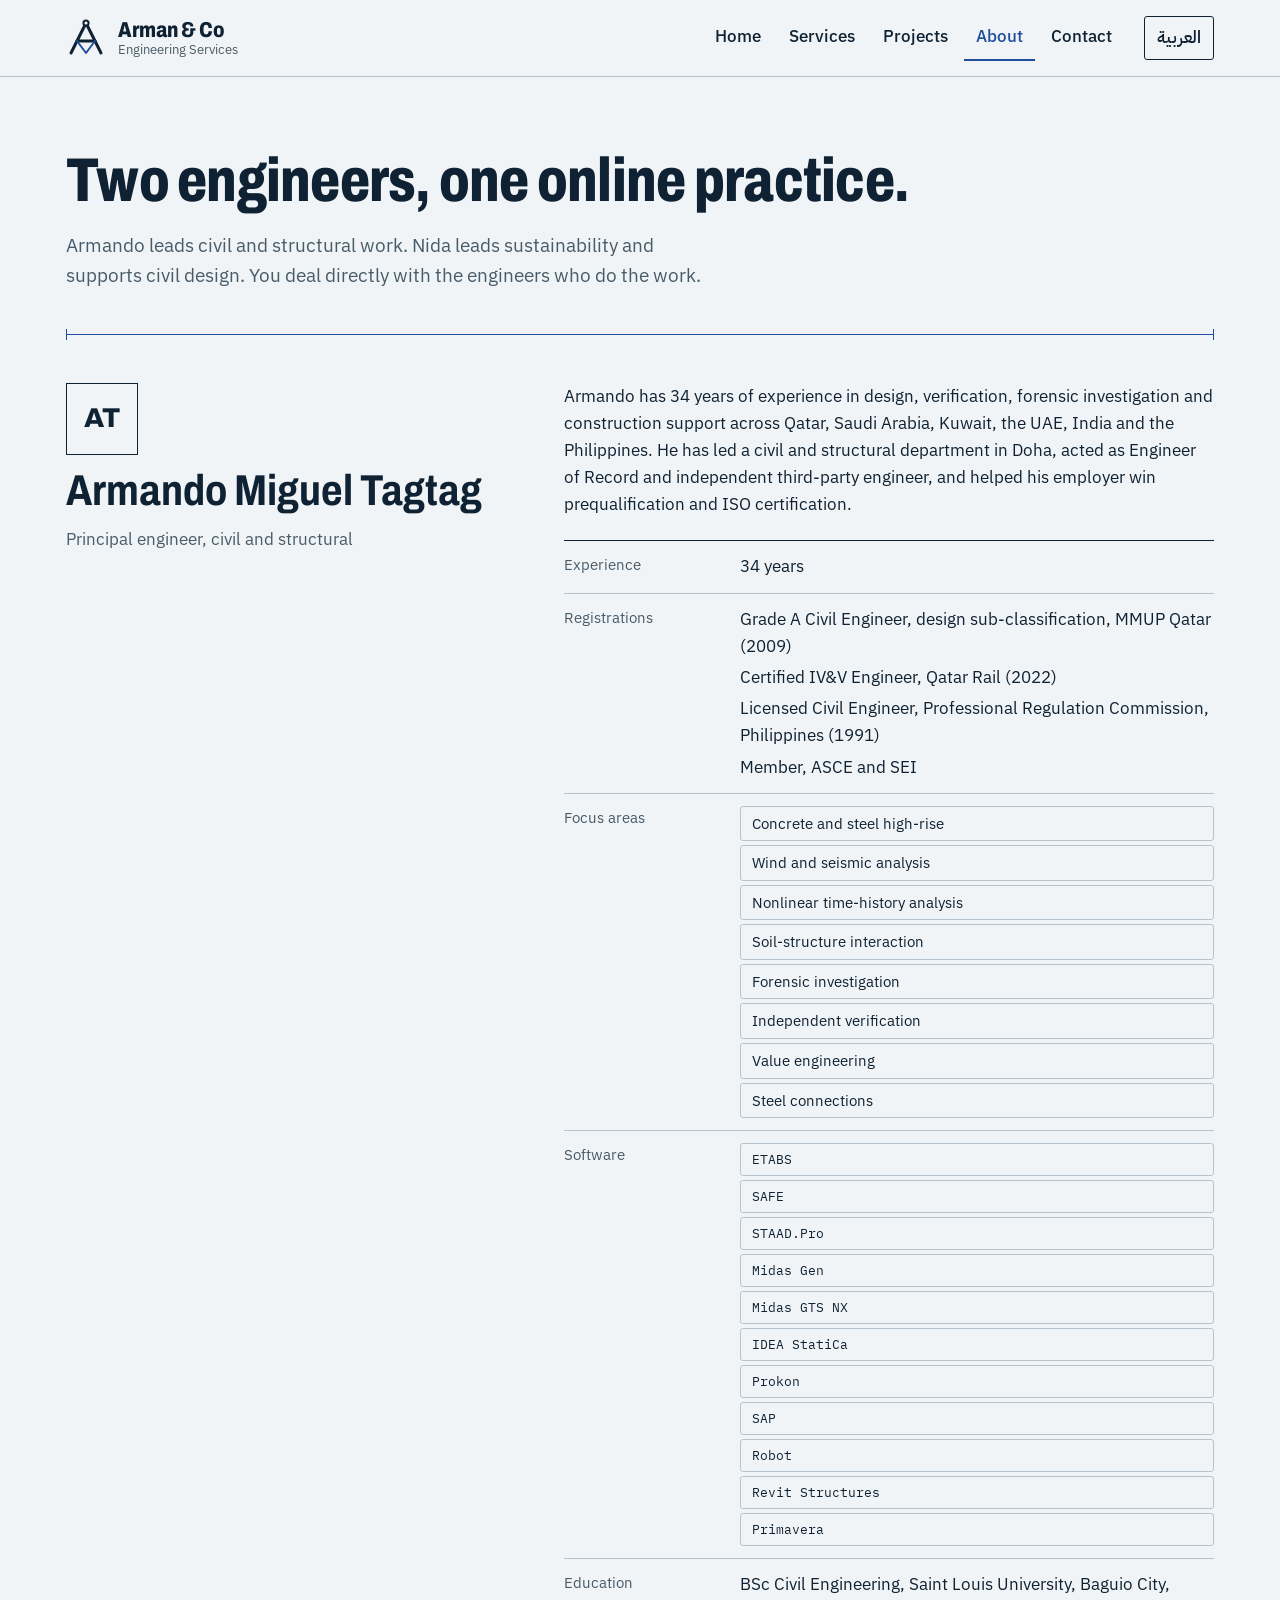
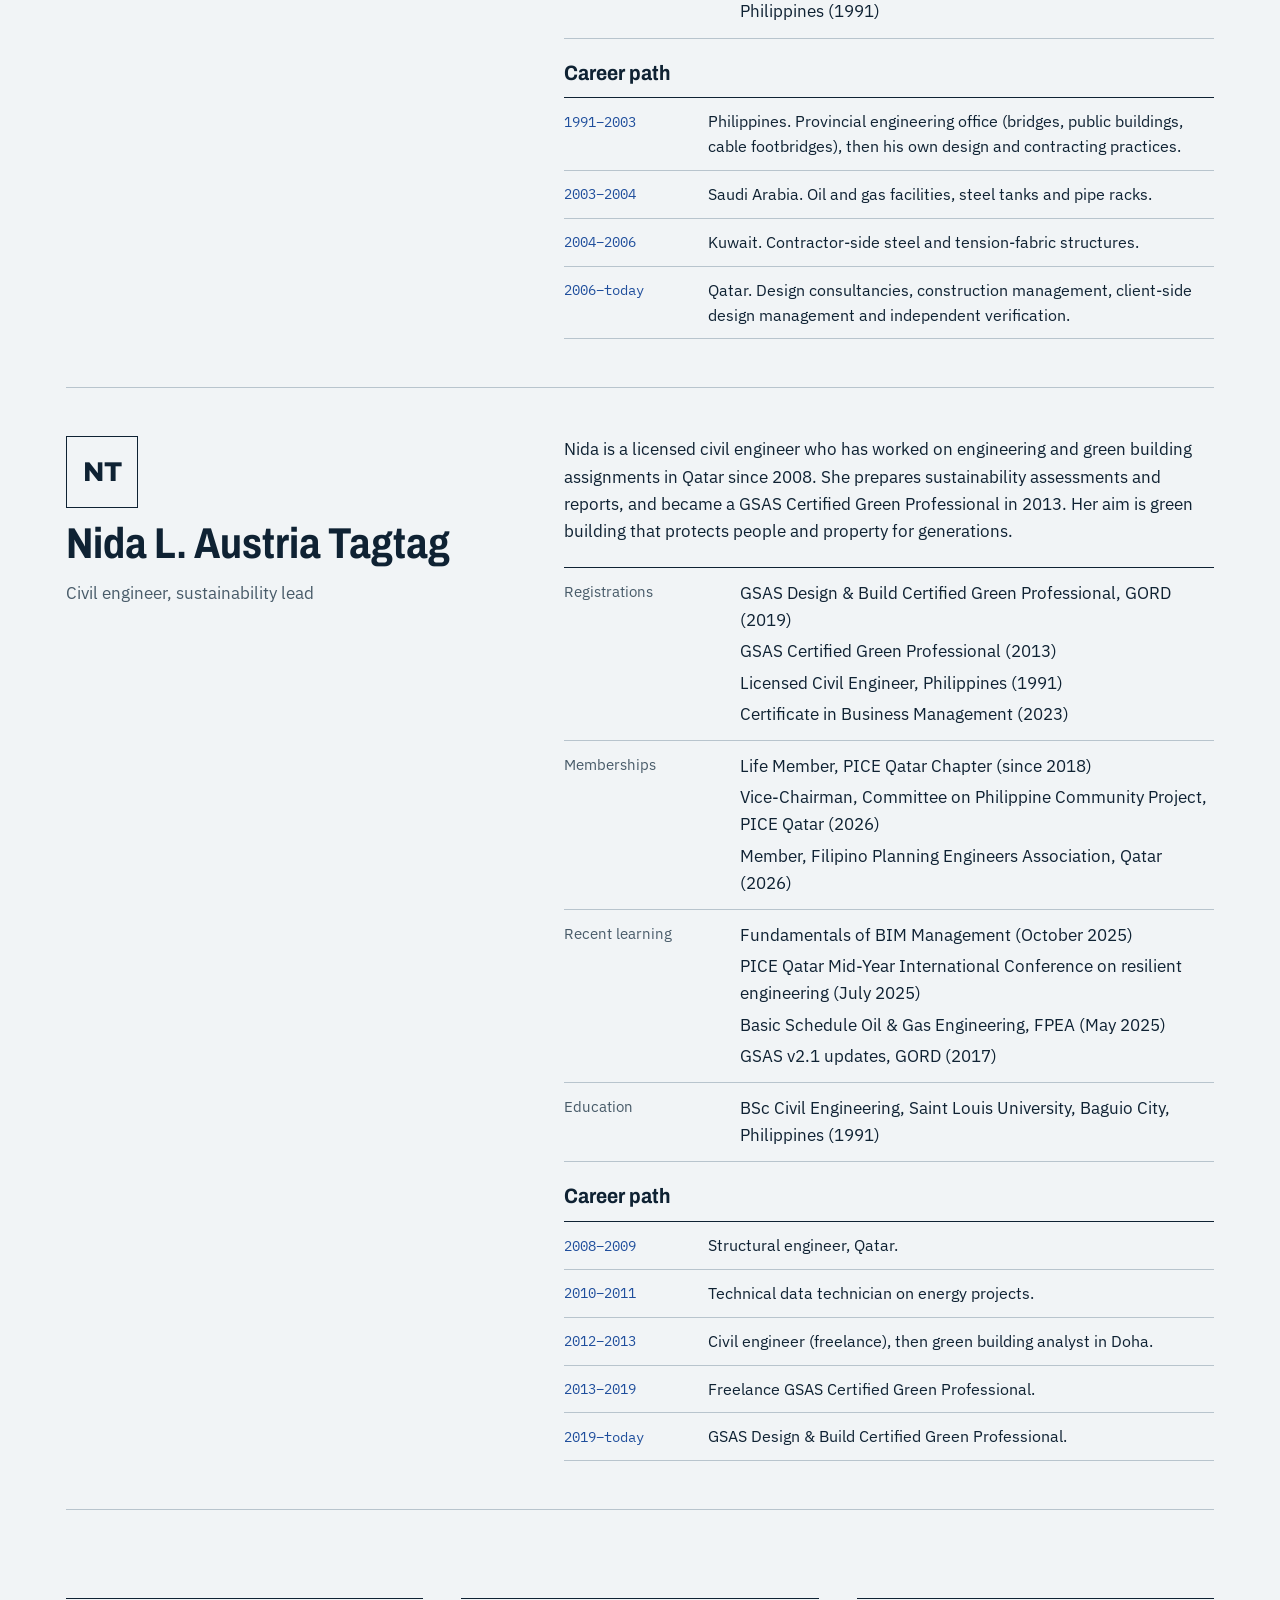
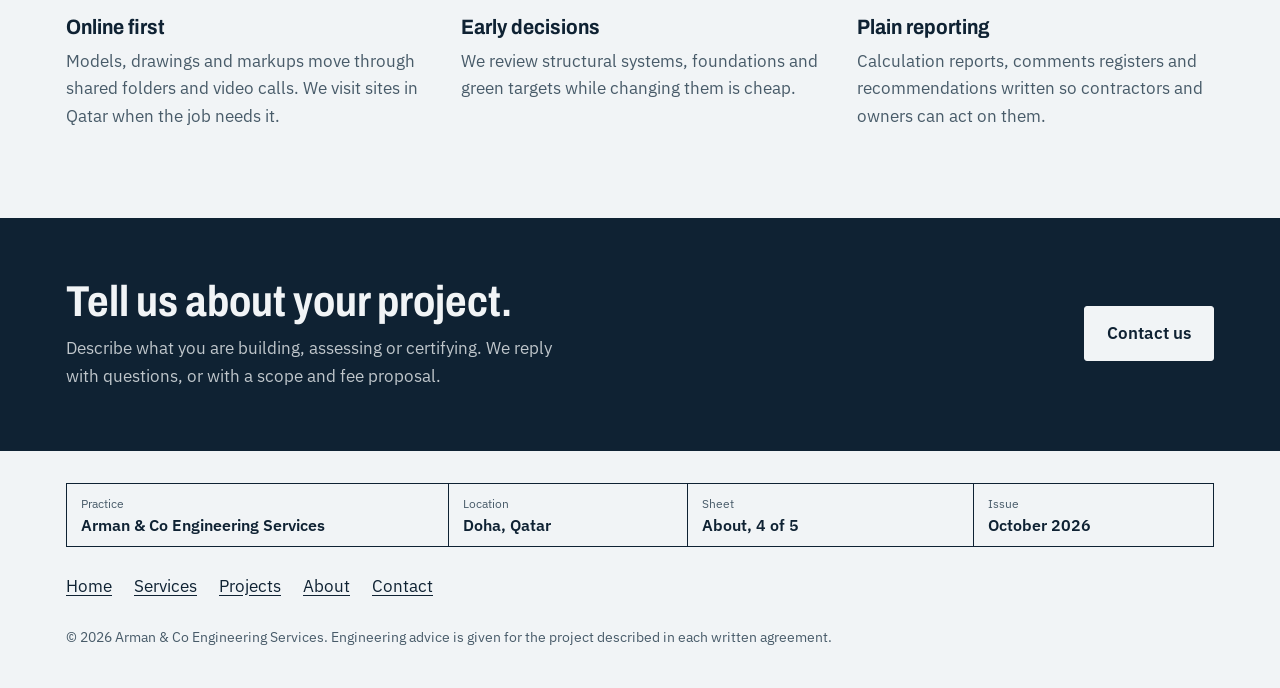
<file: about.html>
<!doctype html>
<html lang="en" dir="ltr">
<head>
<meta charset="utf-8">
<meta name="viewport" content="width=device-width, initial-scale=1, viewport-fit=cover">
<title>About | Arman &amp; Co Engineering Services</title>
<meta name="description" content="Meet Armando Miguel Tagtag, civil and structural engineer, and Nida L. Austria Tagtag, civil engineer and GSAS Certified Green Professional.">
<meta name="claude:viewport-fit-sides" content="cover">
<meta property="og:title" content="About | Arman &amp; Co Engineering Services">
<meta property="og:description" content="Meet Armando Miguel Tagtag, civil and structural engineer, and Nida L. Austria Tagtag, civil engineer and GSAS Certified Green Professional.">
<meta property="og:type" content="website">
<meta name="color-scheme" content="light dark">
<link rel="icon" href="assets/favicon.svg" type="image/svg+xml">
<link rel="preconnect" href="https://fonts.googleapis.com">
<link rel="preconnect" href="https://fonts.gstatic.com" crossorigin>
<link rel="stylesheet" href="https://fonts.googleapis.com/css2?family=Archivo:wdth,wght@62..125,500..900&family=IBM+Plex+Mono:wght@400;500&family=IBM+Plex+Sans+Arabic:wght@400;500;600;700&family=IBM+Plex+Sans:wght@400;500;600&display=swap">
<link rel="stylesheet" href="assets/style.css">
</head>
<body>
<a class="skip" href="#main">Skip to content</a>
<header class="top"><div class="wrap">
  <a class="brand" href="index.html" aria-label="Arman &amp; Co Engineering Services"><svg viewBox="0 0 40 40" width="40" height="40" aria-hidden="true" focusable="false"><path d="M5 35 L20 5 L35 35" fill="none" stroke="currentColor" stroke-width="3" stroke-linejoin="round" stroke-linecap="round"/><path d="M11 23 H29" fill="none" stroke="currentColor" stroke-width="3" stroke-linecap="round"/><path d="M11 23 L20 35 L29 23" fill="none" stroke="var(--blue)" stroke-width="2" stroke-linejoin="round" stroke-linecap="round"/><circle cx="20" cy="5" r="2.6" fill="var(--paper)" stroke="currentColor" stroke-width="2"/></svg><span><b>Arman &amp; Co</b><small>Engineering Services</small></span></a>
  <button class="menu-btn" type="button" aria-expanded="false" aria-controls="site-nav">Menu</button>
  <nav class="nav" id="site-nav" aria-label="Main"><a href="index.html">Home</a><a href="services.html">Services</a><a href="projects.html">Projects</a><a href="about.html" aria-current="page">About</a><a href="contact.html">Contact</a></nav>
  <a class="lang" href="ar/about.html" lang="ar" hreflang="ar">العربية</a>
</div></header>
<main id="main">
<div class="wrap"><div class="ph"><h1 class="h1 page">Two engineers, one online practice.</h1><p class="lead">Armando leads civil and structural work. Nida leads sustainability and supports civil design. You deal directly with the engineers who do the work.</p></div><div class="dim" aria-hidden="true"></div></div>
<div class="wrap">
<article class="pro" id="armando">
  <div class="who"><div class="mono-mark" aria-hidden="true">AT</div><h2 class="h2">Armando Miguel Tagtag</h2><p class="role">Principal engineer, civil and structural</p></div>
  <div class="detail"><p class="prose">Armando has 34 years of experience in design, verification, forensic investigation and construction support across Qatar, Saudi Arabia, Kuwait, the UAE, India and the Philippines. He has led a civil and structural department in Doha, acted as Engineer of Record and independent third-party engineer, and helped his employer win prequalification and ISO certification.</p><dl class="facts-dl">
    <dt>Experience</dt><dd>34 years</dd>
    <dt>Registrations</dt><dd><ul><li>Grade A Civil Engineer, design sub-classification, MMUP Qatar (2009)</li><li>Certified IV&amp;V Engineer, Qatar Rail (2022)</li><li>Licensed Civil Engineer, Professional Regulation Commission, Philippines (1991)</li><li>Member, ASCE and SEI</li></ul></dd>
    <dt>Focus areas</dt><dd><ul class="tags"><li>Concrete and steel high-rise</li><li>Wind and seismic analysis</li><li>Nonlinear time-history analysis</li><li>Soil-structure interaction</li><li>Forensic investigation</li><li>Independent verification</li><li>Value engineering</li><li>Steel connections</li></ul></dd>
    <dt>Software</dt><dd><ul class="tags m" dir="ltr"><li>ETABS</li><li>SAFE</li><li>STAAD.Pro</li><li>Midas Gen</li><li>Midas GTS NX</li><li>IDEA StatiCa</li><li>Prokon</li><li>SAP</li><li>Robot</li><li>Revit Structures</li><li>Primavera</li></ul></dd>
    <dt>Education</dt><dd>BSc Civil Engineering, Saint Louis University, Baguio City, Philippines (1991)</dd></dl>
    <div><h3 class="h3" style="margin-bottom:12px">Career path</h3><ol class="path"><li><time><bdi dir="ltr">1991–2003</bdi></time><span>Philippines. Provincial engineering office (bridges, public buildings, cable footbridges), then his own design and contracting practices.</span></li><li><time><bdi dir="ltr">2003–2004</bdi></time><span>Saudi Arabia. Oil and gas facilities, steel tanks and pipe racks.</span></li><li><time><bdi dir="ltr">2004–2006</bdi></time><span>Kuwait. Contractor-side steel and tension-fabric structures.</span></li><li><time><bdi dir="ltr">2006–today</bdi></time><span>Qatar. Design consultancies, construction management, client-side design management and independent verification.</span></li></ol></div></div>
</article>
<article class="pro" id="nida">
  <div class="who"><div class="mono-mark" aria-hidden="true">NT</div><h2 class="h2">Nida L. Austria Tagtag</h2><p class="role">Civil engineer, sustainability lead</p></div>
  <div class="detail"><p class="prose">Nida is a licensed civil engineer who has worked on engineering and green building assignments in Qatar since 2008. She prepares sustainability assessments and reports, and became a GSAS Certified Green Professional in 2013. Her aim is green building that protects people and property for generations.</p><dl class="facts-dl">
    <dt>Registrations</dt><dd><ul><li>GSAS Design &amp; Build Certified Green Professional, GORD (2019)</li><li>GSAS Certified Green Professional (2013)</li><li>Licensed Civil Engineer, Philippines (1991)</li><li>Certificate in Business Management (2023)</li></ul></dd>
    <dt>Memberships</dt><dd><ul><li>Life Member, PICE Qatar Chapter (since 2018)</li><li>Vice-Chairman, Committee on Philippine Community Project, PICE Qatar (2026)</li><li>Member, Filipino Planning Engineers Association, Qatar (2026)</li></ul></dd>
    <dt>Recent learning</dt><dd><ul><li>Fundamentals of BIM Management (October 2025)</li><li>PICE Qatar Mid-Year International Conference on resilient engineering (July 2025)</li><li>Basic Schedule Oil &amp; Gas Engineering, FPEA (May 2025)</li><li>GSAS v2.1 updates, GORD (2017)</li></ul></dd>
    <dt>Education</dt><dd>BSc Civil Engineering, Saint Louis University, Baguio City, Philippines (1991)</dd></dl>
    <div><h3 class="h3" style="margin-bottom:12px">Career path</h3><ol class="path"><li><time><bdi dir="ltr">2008–2009</bdi></time><span>Structural engineer, Qatar.</span></li><li><time><bdi dir="ltr">2010–2011</bdi></time><span>Technical data technician on energy projects.</span></li><li><time><bdi dir="ltr">2012–2013</bdi></time><span>Civil engineer (freelance), then green building analyst in Doha.</span></li><li><time><bdi dir="ltr">2013–2019</bdi></time><span>Freelance GSAS Certified Green Professional.</span></li><li><time><bdi dir="ltr">2019–today</bdi></time><span>GSAS Design &amp; Build Certified Green Professional.</span></li></ol></div></div>
</article>
</div>
<section class="band" style="border-top:0"><div class="wrap"><div class="three"><div><h3 class="h3">Online first</h3><p>Models, drawings and markups move through shared folders and video calls. We visit sites in Qatar when the job needs it.</p></div><div><h3 class="h3">Early decisions</h3><p>We review structural systems, foundations and green targets while changing them is cheap.</p></div><div><h3 class="h3">Plain reporting</h3><p>Calculation reports, comments registers and recommendations written so contractors and owners can act on them.</p></div></div></div></section>
<section class="cta"><div class="wrap">
  <div><h2 class="h2">Tell us about your project.</h2><p>Describe what you are building, assessing or certifying. We reply with questions, or with a scope and fee proposal.</p></div>
  <a class="btn" href="contact.html">Contact us</a>
</div></section>
</main>
<footer class="foot"><div class="wrap">
  <div class="tb">
    <div><small>Practice</small><b>Arman &amp; Co Engineering Services</b></div>
    <div><small>Location</small><b>Doha, Qatar</b></div>
    <div><small>Sheet</small><b>About, 4 of 5</b></div>
    <div><small>Issue</small><b>October 2026</b></div>
  </div>
  <nav aria-label="Footer"><a href="index.html">Home</a><a href="services.html">Services</a><a href="projects.html">Projects</a><a href="about.html">About</a><a href="contact.html">Contact</a></nav>
  <p class="small">© 2026 Arman &amp; Co Engineering Services. Engineering advice is given for the project described in each written agreement.</p>
</div></footer>
<script src="assets/site.js" defer></script>
</body>
</html>
</file>
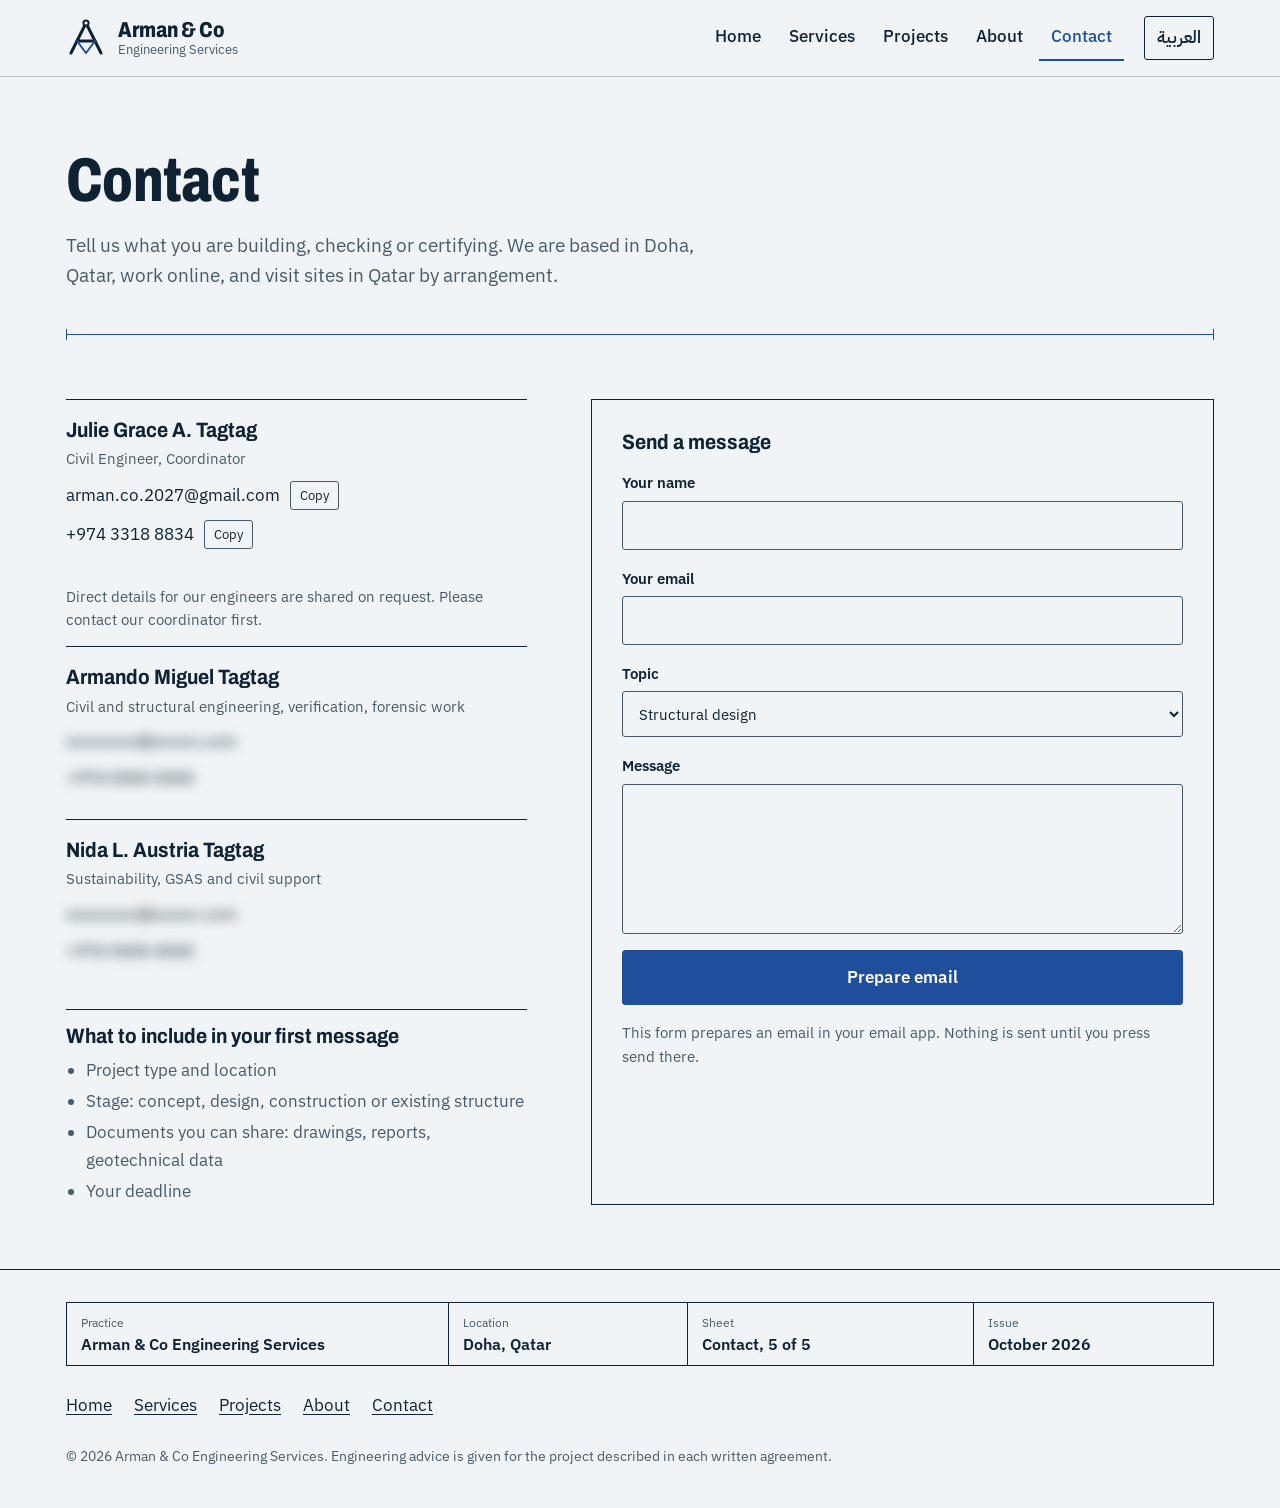
<file: contact.html>
<!doctype html>
<html lang="en" dir="ltr">
<head>
<meta charset="utf-8">
<meta name="viewport" content="width=device-width, initial-scale=1, viewport-fit=cover">
<title>Contact | Arman &amp; Co Engineering Services</title>
<meta name="description" content="Contact Arman &amp; Co Engineering Services in Doha, Qatar. Tell us about your structure, design check or green building target.">
<meta name="claude:viewport-fit-sides" content="cover">
<meta property="og:title" content="Contact | Arman &amp; Co Engineering Services">
<meta property="og:description" content="Contact Arman &amp; Co Engineering Services in Doha, Qatar. Tell us about your structure, design check or green building target.">
<meta property="og:type" content="website">
<meta name="color-scheme" content="light dark">
<link rel="icon" href="assets/favicon.svg" type="image/svg+xml">
<link rel="preconnect" href="https://fonts.googleapis.com">
<link rel="preconnect" href="https://fonts.gstatic.com" crossorigin>
<link rel="stylesheet" href="https://fonts.googleapis.com/css2?family=Archivo:wdth,wght@62..125,500..900&family=IBM+Plex+Mono:wght@400;500&family=IBM+Plex+Sans+Arabic:wght@400;500;600;700&family=IBM+Plex+Sans:wght@400;500;600&display=swap">
<link rel="stylesheet" href="assets/style.css">
</head>
<body>
<a class="skip" href="#main">Skip to content</a>
<header class="top"><div class="wrap">
  <a class="brand" href="index.html" aria-label="Arman &amp; Co Engineering Services"><svg viewBox="0 0 40 40" width="40" height="40" aria-hidden="true" focusable="false"><path d="M5 35 L20 5 L35 35" fill="none" stroke="currentColor" stroke-width="3" stroke-linejoin="round" stroke-linecap="round"/><path d="M11 23 H29" fill="none" stroke="currentColor" stroke-width="3" stroke-linecap="round"/><path d="M11 23 L20 35 L29 23" fill="none" stroke="var(--blue)" stroke-width="2" stroke-linejoin="round" stroke-linecap="round"/><circle cx="20" cy="5" r="2.6" fill="var(--paper)" stroke="currentColor" stroke-width="2"/></svg><span><b>Arman &amp; Co</b><small>Engineering Services</small></span></a>
  <button class="menu-btn" type="button" aria-expanded="false" aria-controls="site-nav">Menu</button>
  <nav class="nav" id="site-nav" aria-label="Main"><a href="index.html">Home</a><a href="services.html">Services</a><a href="projects.html">Projects</a><a href="about.html">About</a><a href="contact.html" aria-current="page">Contact</a></nav>
  <a class="lang" href="ar/contact.html" lang="ar" hreflang="ar">العربية</a>
</div></header>
<main id="main">
<div class="wrap"><div class="ph"><h1 class="h1 page">Contact</h1><p class="lead">Tell us what you are building, checking or certifying. We are based in Doha, Qatar, work online, and visit sites in Qatar by arrangement.</p></div><div class="dim" aria-hidden="true"></div></div>
<div class="wrap"><div class="contact">
  <div>
    <div class="who-c"><h2 class="h3">Julie Grace A. Tagtag</h2><p class="role">Civil Engineer, Coordinator</p>
  <div class="line-c"><bdi dir="ltr">arman.co.2027@gmail.com</bdi><button type="button" class="copy-btn" data-copy="arman.co.2027@gmail.com" data-done="Copied">Copy</button></div>
  <div class="line-c"><bdi dir="ltr">+974 3318 8834</bdi><button type="button" class="copy-btn" data-copy="+974 3318 8834" data-done="Copied">Copy</button></div></div>
    <p class="form-note" style="margin-block:18px 14px">Direct details for our engineers are shared on request. Please contact our coordinator first.</p>
    <div class="who-c"><h2 class="h3">Armando Miguel Tagtag</h2><p class="role">Civil and structural engineering, verification, forensic work</p>
  <div class="line-c"><bdi dir="ltr" class="blur" aria-hidden="true">xxxxxxxx@xxxxx.com</bdi></div>
  <div class="line-c"><bdi dir="ltr" class="blur" aria-hidden="true">+974 XXXX XXXX</bdi></div></div>
    <div class="who-c"><h2 class="h3">Nida L. Austria Tagtag</h2><p class="role">Sustainability, GSAS and civil support</p>
  <div class="line-c"><bdi dir="ltr" class="blur" aria-hidden="true">xxxxxxxx@xxxxx.com</bdi></div>
  <div class="line-c"><bdi dir="ltr" class="blur" aria-hidden="true">+974 XXXX XXXX</bdi></div></div>
    <div class="include"><h3 class="h3">What to include in your first message</h3><ul><li>Project type and location</li><li>Stage: concept, design, construction or existing structure</li><li>Documents you can share: drawings, reports, geotechnical data</li><li>Your deadline</li></ul></div>
  </div>
  <form id="contact-form" data-to="arman.co.2027@gmail.com" novalidate>
    <h2 class="h3">Send a message</h2>
    <label for="f-name">Your name<input id="f-name" name="name" type="text" autocomplete="name" required></label>
    <label for="f-email">Your email<input id="f-email" name="email" type="email" autocomplete="email" required dir="ltr"></label>
    <label for="f-topic">Topic<select id="f-topic" name="topic"><option data-to="armando">Structural design</option><option data-to="armando">Verification and peer review</option><option data-to="armando">Forensic investigation and rehabilitation</option><option data-to="nida">Sustainability and GSAS</option><option data-to="both">Something else</option></select></label>
    <label for="f-msg">Message<textarea id="f-msg" name="message" required></textarea></label>
    <button class="btn" type="submit">Prepare email</button>
    <p class="form-note">This form prepares an email in your email app. Nothing is sent until you press send there.</p>
    <div class="result" id="f-result" hidden>
      <p>Your email app should open. If it does not, copy this message and send it to the address shown.</p>
      <label class="sr" for="f-out">Message</label>
      <textarea id="f-out" readonly dir="ltr"></textarea>
      <div class="actions"><button type="button" class="btn alt" data-copy="" data-target="f-out" data-done="Copied">Copy message</button><a class="btn" id="mail-link" href="#">Open email app</a></div>
    </div>
  </form>
</div></div>
</main>
<footer class="foot"><div class="wrap">
  <div class="tb">
    <div><small>Practice</small><b>Arman &amp; Co Engineering Services</b></div>
    <div><small>Location</small><b>Doha, Qatar</b></div>
    <div><small>Sheet</small><b>Contact, 5 of 5</b></div>
    <div><small>Issue</small><b>October 2026</b></div>
  </div>
  <nav aria-label="Footer"><a href="index.html">Home</a><a href="services.html">Services</a><a href="projects.html">Projects</a><a href="about.html">About</a><a href="contact.html">Contact</a></nav>
  <p class="small">© 2026 Arman &amp; Co Engineering Services. Engineering advice is given for the project described in each written agreement.</p>
</div></footer>
<script src="assets/site.js" defer></script>
</body>
</html>
</file>
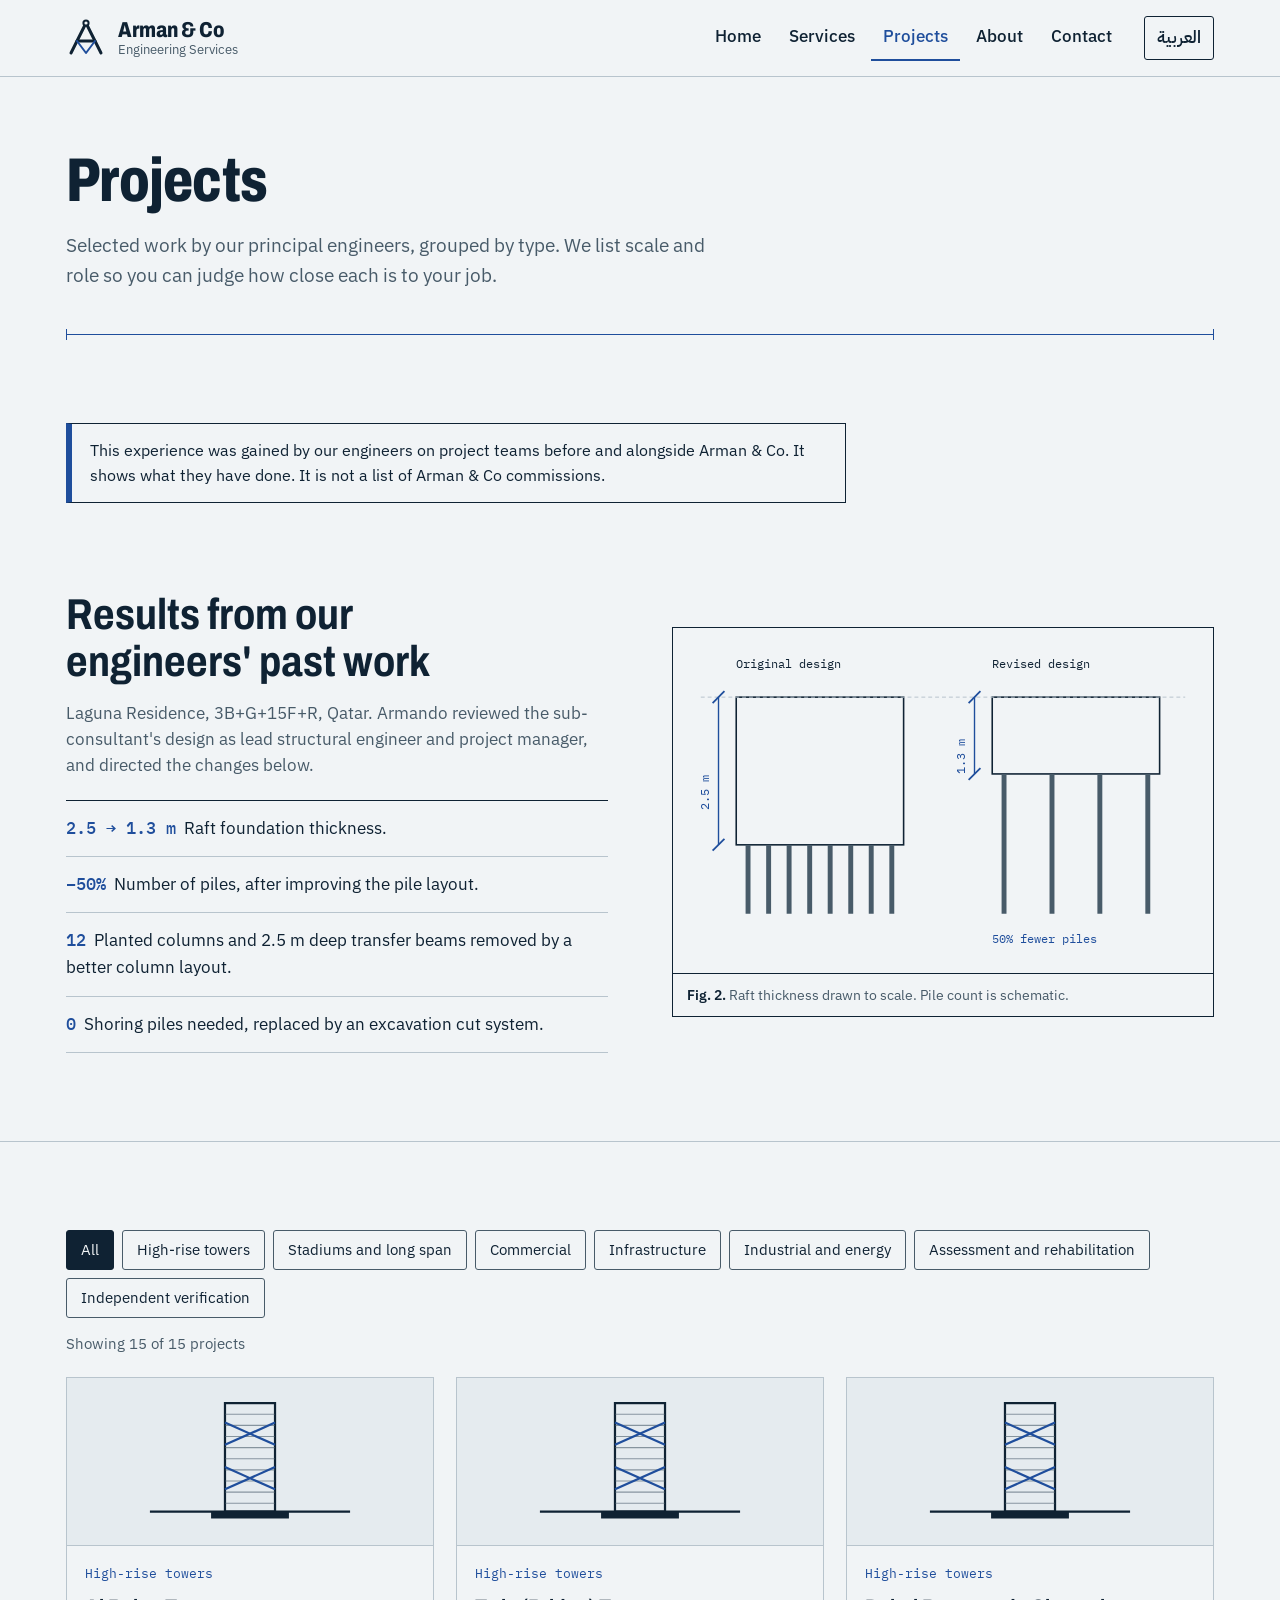
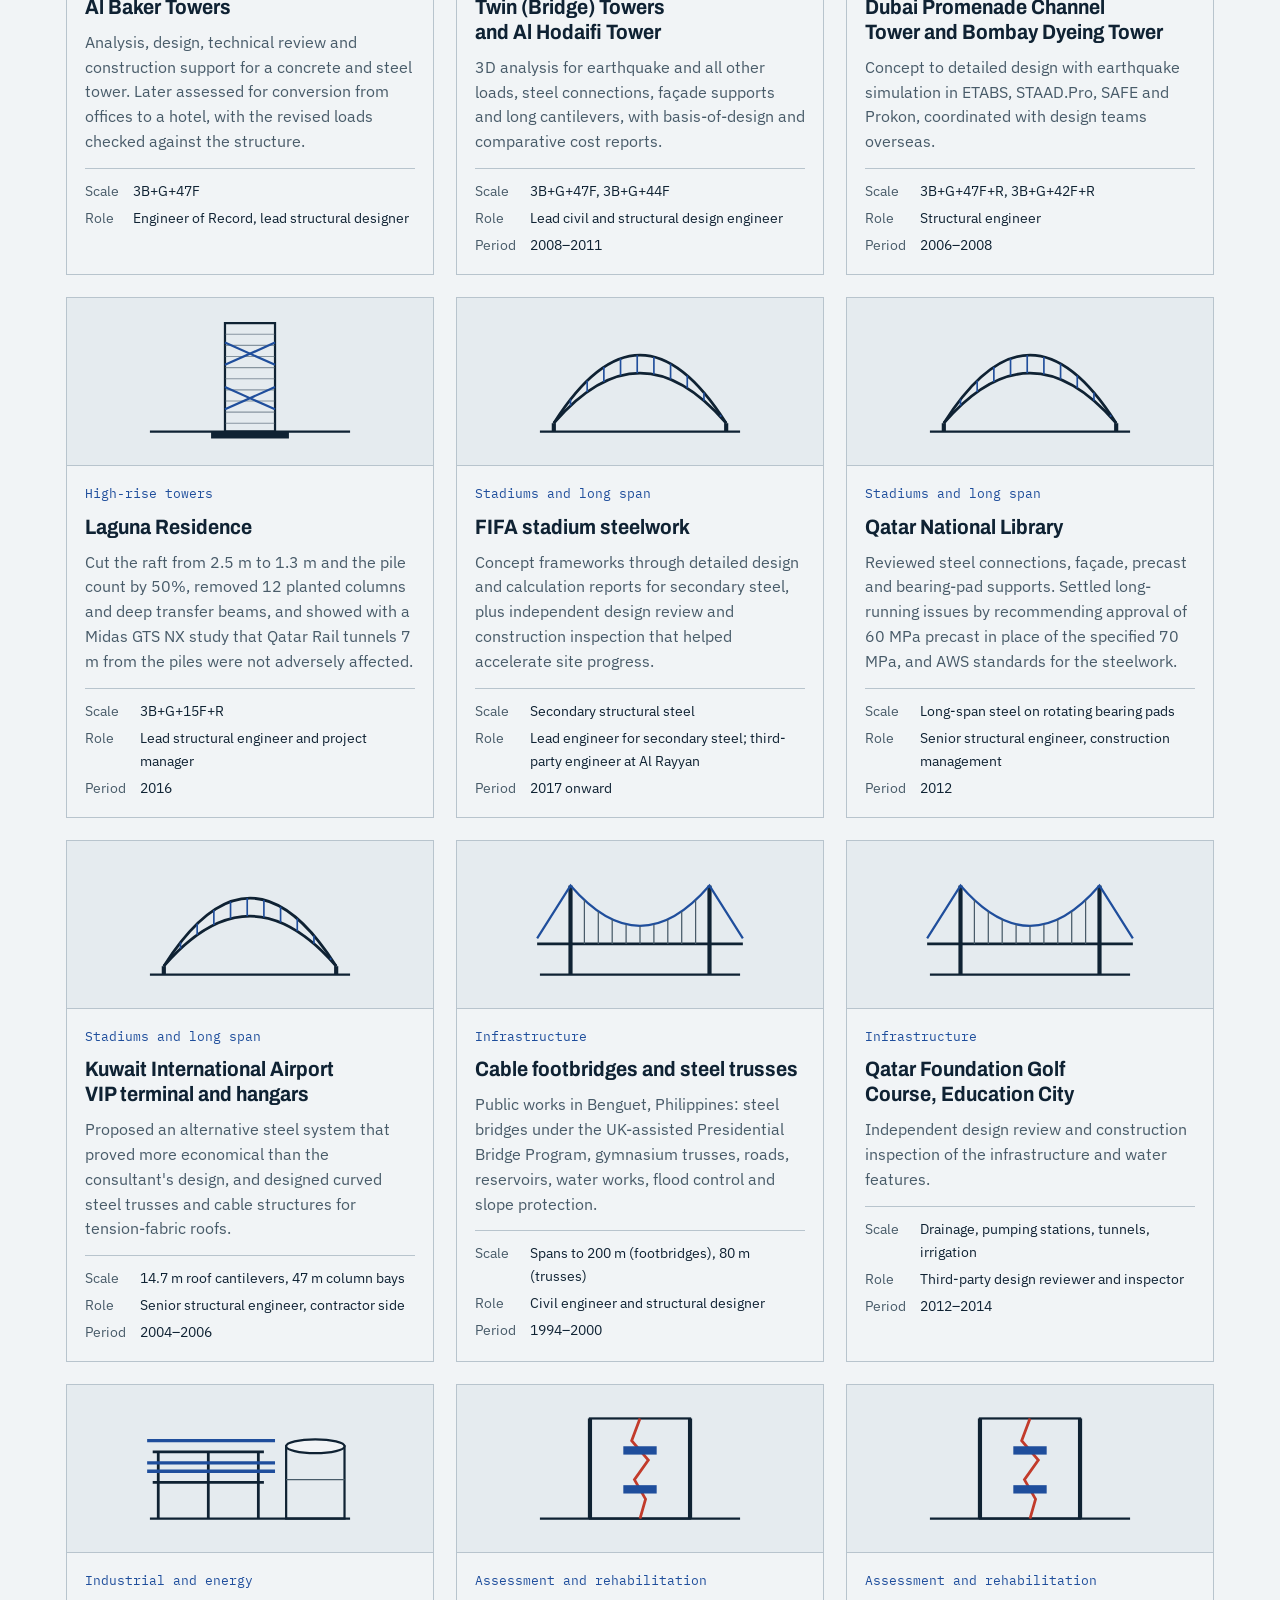
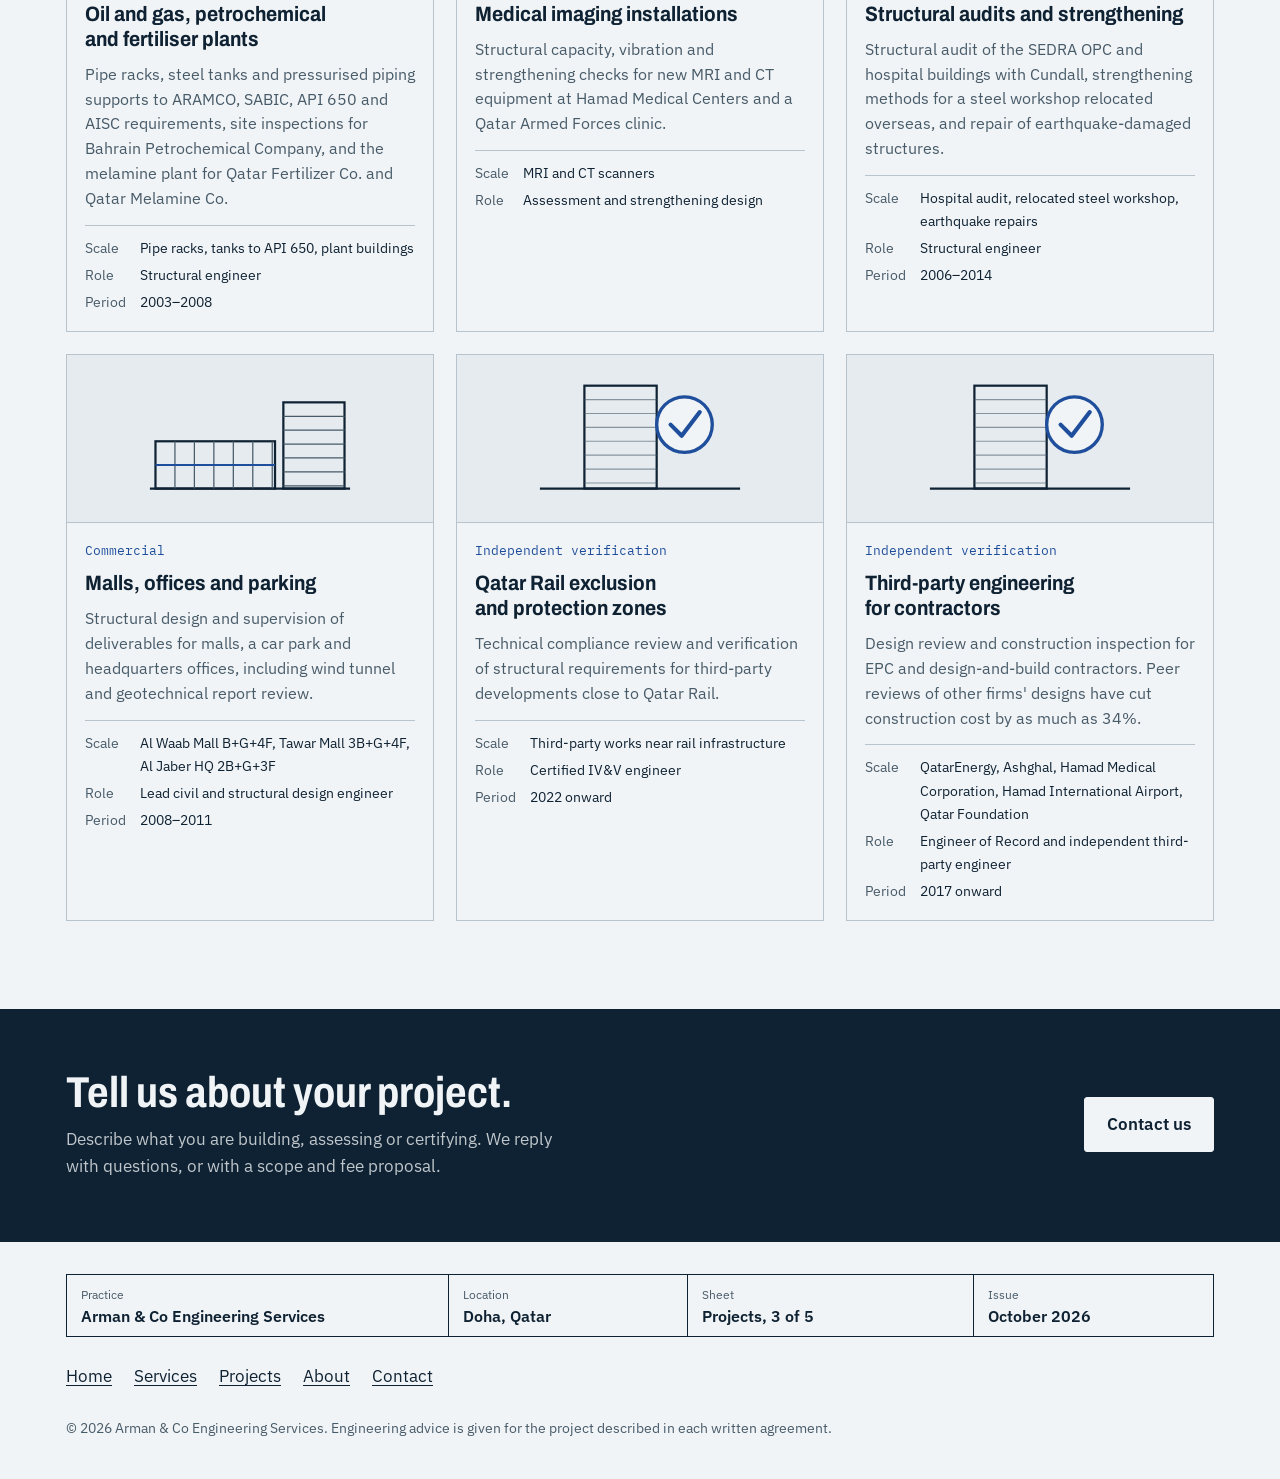
<file: projects.html>
<!doctype html>
<html lang="en" dir="ltr">
<head>
<meta charset="utf-8">
<meta name="viewport" content="width=device-width, initial-scale=1, viewport-fit=cover">
<title>Projects | Arman &amp; Co Engineering Services</title>
<meta name="description" content="Selected projects and experience of our principal engineers: high-rise towers, stadium steelwork, long-span structures, infrastructure and rehabilitation.">
<meta name="claude:viewport-fit-sides" content="cover">
<meta property="og:title" content="Projects | Arman &amp; Co Engineering Services">
<meta property="og:description" content="Selected projects and experience of our principal engineers: high-rise towers, stadium steelwork, long-span structures, infrastructure and rehabilitation.">
<meta property="og:type" content="website">
<meta name="color-scheme" content="light dark">
<link rel="icon" href="assets/favicon.svg" type="image/svg+xml">
<link rel="preconnect" href="https://fonts.googleapis.com">
<link rel="preconnect" href="https://fonts.gstatic.com" crossorigin>
<link rel="stylesheet" href="https://fonts.googleapis.com/css2?family=Archivo:wdth,wght@62..125,500..900&family=IBM+Plex+Mono:wght@400;500&family=IBM+Plex+Sans+Arabic:wght@400;500;600;700&family=IBM+Plex+Sans:wght@400;500;600&display=swap">
<link rel="stylesheet" href="assets/style.css">
</head>
<body>
<a class="skip" href="#main">Skip to content</a>
<header class="top"><div class="wrap">
  <a class="brand" href="index.html" aria-label="Arman &amp; Co Engineering Services"><svg viewBox="0 0 40 40" width="40" height="40" aria-hidden="true" focusable="false"><path d="M5 35 L20 5 L35 35" fill="none" stroke="currentColor" stroke-width="3" stroke-linejoin="round" stroke-linecap="round"/><path d="M11 23 H29" fill="none" stroke="currentColor" stroke-width="3" stroke-linecap="round"/><path d="M11 23 L20 35 L29 23" fill="none" stroke="var(--blue)" stroke-width="2" stroke-linejoin="round" stroke-linecap="round"/><circle cx="20" cy="5" r="2.6" fill="var(--paper)" stroke="currentColor" stroke-width="2"/></svg><span><b>Arman &amp; Co</b><small>Engineering Services</small></span></a>
  <button class="menu-btn" type="button" aria-expanded="false" aria-controls="site-nav">Menu</button>
  <nav class="nav" id="site-nav" aria-label="Main"><a href="index.html">Home</a><a href="services.html">Services</a><a href="projects.html" aria-current="page">Projects</a><a href="about.html">About</a><a href="contact.html">Contact</a></nav>
  <a class="lang" href="ar/projects.html" lang="ar" hreflang="ar">العربية</a>
</div></header>
<main id="main">
<div class="wrap"><div class="ph"><h1 class="h1 page">Projects</h1><p class="lead">Selected work by our principal engineers, grouped by type. We list scale and role so you can judge how close each is to your job.</p></div><div class="dim" aria-hidden="true"></div></div>
<section class="band" style="border-top:0"><div class="wrap">
  <p class="notice">This experience was gained by our engineers on project teams before and alongside Arman &amp; Co. It shows what they have done. It is not a list of Arman &amp; Co commissions.</p>
</div></section>
<section class="band" style="border-top:0;padding-top:0"><div class="wrap split">
  <div><h2 class="h2">Results from our engineers&#x27; past work</h2><p class="lead" style="margin-top:14px;font-size:1.05rem">Laguna Residence, 3B+G+15F+R, Qatar. Armando reviewed the sub-consultant&#x27;s design as lead structural engineer and project manager, and directed the changes below.</p><ul class="facts"><li><b><bdi dir="ltr">2.5 → 1.3 m</bdi></b>Raft foundation thickness.</li><li><b><bdi dir="ltr">–50%</bdi></b>Number of piles, after improving the pile layout.</li><li><b><bdi dir="ltr">12</bdi></b>Planted columns and 2.5 m deep transfer beams removed by a better column layout.</li><li><b><bdi dir="ltr">0</bdi></b>Shoring piles needed, replaced by an excavation cut system.</li></ul></div>
  <figure class="fig"><div class="draw" dir="ltr"><svg viewBox="0 0 520 330" role="img" aria-label="Raft thickness reduced from 2.5 metres to 1.3 metres, with half the piles"><defs><pattern id="hatchR" width="7" height="7" patternUnits="userSpaceOnUse"><path d="M0 7 L7 0" class="s-mid" stroke-width="1"/></pattern></defs><text x="50" y="26" class="tx k">Original design</text><text x="310" y="26" class="tx k">Revised design</text><rect x="50" y="56" width="170" height="150" fill="url(#hatchR)" class="s-ink" stroke-width="1.6"/><rect x="310" y="56" width="170" height="78" fill="url(#hatchR)" class="s-ink" stroke-width="1.6"/><line x1="14" y1="56" x2="506" y2="56" class="s-line" stroke-width="1" stroke-dasharray="4 3"/><line x1="32" y1="56" x2="32" y2="206" class="s-blue" stroke-width="1.4"/><line x1="26" y1="62" x2="38" y2="50" class="s-blue" stroke-width="1.8"/><line x1="26" y1="212" x2="38" y2="200" class="s-blue" stroke-width="1.8"/><text x="24" y="135.0" text-anchor="end" class="tx b" transform="rotate(-90 24 135.0)" dy="-2">2.5 m</text><line x1="292" y1="56" x2="292" y2="134" class="s-blue" stroke-width="1.4"/><line x1="286" y1="62" x2="298" y2="50" class="s-blue" stroke-width="1.8"/><line x1="286" y1="140" x2="298" y2="128" class="s-blue" stroke-width="1.8"/><text x="284" y="99.0" text-anchor="end" class="tx b" transform="rotate(-90 284 99.0)" dy="-2">1.3 m</text><line x1="62.0" y1="206" x2="62.0" y2="276" class="s-mid" stroke-width="5"/><line x1="82.9" y1="206" x2="82.9" y2="276" class="s-mid" stroke-width="5"/><line x1="103.7" y1="206" x2="103.7" y2="276" class="s-mid" stroke-width="5"/><line x1="124.6" y1="206" x2="124.6" y2="276" class="s-mid" stroke-width="5"/><line x1="145.4" y1="206" x2="145.4" y2="276" class="s-mid" stroke-width="5"/><line x1="166.3" y1="206" x2="166.3" y2="276" class="s-mid" stroke-width="5"/><line x1="187.1" y1="206" x2="187.1" y2="276" class="s-mid" stroke-width="5"/><line x1="208.0" y1="206" x2="208.0" y2="276" class="s-mid" stroke-width="5"/><line x1="322.0" y1="134" x2="322.0" y2="276" class="s-mid" stroke-width="5"/><line x1="370.7" y1="134" x2="370.7" y2="276" class="s-mid" stroke-width="5"/><line x1="419.3" y1="134" x2="419.3" y2="276" class="s-mid" stroke-width="5"/><line x1="468.0" y1="134" x2="468.0" y2="276" class="s-mid" stroke-width="5"/><text x="310" y="306" class="tx b">50% fewer piles</text></svg></div><figcaption><b>Fig. 2.</b> Raft thickness drawn to scale. Pile count is schematic.</figcaption></figure>
</div></section>
<section class="band"><div class="wrap">
  <div class="chips" role="group" aria-label="Projects"><button type="button" class="chip" data-filter="all" aria-pressed="true">All</button><button type="button" class="chip" data-filter="towers" aria-pressed="false">High-rise towers</button><button type="button" class="chip" data-filter="longspan" aria-pressed="false">Stadiums and long span</button><button type="button" class="chip" data-filter="commercial" aria-pressed="false">Commercial</button><button type="button" class="chip" data-filter="infra" aria-pressed="false">Infrastructure</button><button type="button" class="chip" data-filter="industrial" aria-pressed="false">Industrial and energy</button><button type="button" class="chip" data-filter="rehab" aria-pressed="false">Assessment and rehabilitation</button><button type="button" class="chip" data-filter="verify" aria-pressed="false">Independent verification</button></div>
  <p class="count" id="proj-count" aria-live="polite" data-template="Showing {n} of {t} projects">Showing 15 of 15 projects</p>
  <div class="grid"><article class="card" data-cat="towers">
  <div class="art" dir="ltr"><svg viewBox="0 0 160 100" aria-hidden="true" focusable="false"><line x1="8" y1="86" x2="152" y2="86" class="s-ink" stroke-width="1.6"/><rect x="62" y="8" width="36" height="78" class="s-ink" stroke-width="1.6"/><line x1="62" y1="16" x2="98" y2="16" class="s-mid" stroke-width=".8" opacity=".6"/><line x1="62" y1="24" x2="98" y2="24" class="s-mid" stroke-width=".8" opacity=".6"/><line x1="62" y1="32" x2="98" y2="32" class="s-mid" stroke-width=".8" opacity=".6"/><line x1="62" y1="40" x2="98" y2="40" class="s-mid" stroke-width=".8" opacity=".6"/><line x1="62" y1="48" x2="98" y2="48" class="s-mid" stroke-width=".8" opacity=".6"/><line x1="62" y1="56" x2="98" y2="56" class="s-mid" stroke-width=".8" opacity=".6"/><line x1="62" y1="64" x2="98" y2="64" class="s-mid" stroke-width=".8" opacity=".6"/><line x1="62" y1="72" x2="98" y2="72" class="s-mid" stroke-width=".8" opacity=".6"/><line x1="62" y1="80" x2="98" y2="80" class="s-mid" stroke-width=".8" opacity=".6"/><line x1="62" y1="22" x2="98" y2="38" class="s-blue" stroke-width="1.6"/><line x1="98" y1="22" x2="62" y2="38" class="s-blue" stroke-width="1.6"/><line x1="62" y1="54" x2="98" y2="70" class="s-blue" stroke-width="1.6"/><line x1="98" y1="54" x2="62" y2="70" class="s-blue" stroke-width="1.6"/><rect x="52" y="86" width="56" height="5" class="f-ink"/></svg></div>
  <div class="in"><span class="cat">High-rise towers</span><h2 class="h3">Al Baker Towers</h2><p>Analysis, design, technical review and construction support for a concrete and steel tower. Later assessed for conversion from offices to a hotel, with the revised loads checked against the structure.</p><dl><dt>Scale</dt><dd><bdi dir="ltr">3B+G+47F</bdi></dd><dt>Role</dt><dd>Engineer of Record, lead structural designer</dd></dl></div>
</article><article class="card" data-cat="towers">
  <div class="art" dir="ltr"><svg viewBox="0 0 160 100" aria-hidden="true" focusable="false"><line x1="8" y1="86" x2="152" y2="86" class="s-ink" stroke-width="1.6"/><rect x="62" y="8" width="36" height="78" class="s-ink" stroke-width="1.6"/><line x1="62" y1="16" x2="98" y2="16" class="s-mid" stroke-width=".8" opacity=".6"/><line x1="62" y1="24" x2="98" y2="24" class="s-mid" stroke-width=".8" opacity=".6"/><line x1="62" y1="32" x2="98" y2="32" class="s-mid" stroke-width=".8" opacity=".6"/><line x1="62" y1="40" x2="98" y2="40" class="s-mid" stroke-width=".8" opacity=".6"/><line x1="62" y1="48" x2="98" y2="48" class="s-mid" stroke-width=".8" opacity=".6"/><line x1="62" y1="56" x2="98" y2="56" class="s-mid" stroke-width=".8" opacity=".6"/><line x1="62" y1="64" x2="98" y2="64" class="s-mid" stroke-width=".8" opacity=".6"/><line x1="62" y1="72" x2="98" y2="72" class="s-mid" stroke-width=".8" opacity=".6"/><line x1="62" y1="80" x2="98" y2="80" class="s-mid" stroke-width=".8" opacity=".6"/><line x1="62" y1="22" x2="98" y2="38" class="s-blue" stroke-width="1.6"/><line x1="98" y1="22" x2="62" y2="38" class="s-blue" stroke-width="1.6"/><line x1="62" y1="54" x2="98" y2="70" class="s-blue" stroke-width="1.6"/><line x1="98" y1="54" x2="62" y2="70" class="s-blue" stroke-width="1.6"/><rect x="52" y="86" width="56" height="5" class="f-ink"/></svg></div>
  <div class="in"><span class="cat">High-rise towers</span><h2 class="h3">Twin (Bridge) Towers and Al Hodaifi Tower</h2><p>3D analysis for earthquake and all other loads, steel connections, façade supports and long cantilevers, with basis-of-design and comparative cost reports.</p><dl><dt>Scale</dt><dd><bdi dir="ltr">3B+G+47F, 3B+G+44F</bdi></dd><dt>Role</dt><dd>Lead civil and structural design engineer</dd><dt>Period</dt><dd><bdi dir="ltr">2008–2011</bdi></dd></dl></div>
</article><article class="card" data-cat="towers">
  <div class="art" dir="ltr"><svg viewBox="0 0 160 100" aria-hidden="true" focusable="false"><line x1="8" y1="86" x2="152" y2="86" class="s-ink" stroke-width="1.6"/><rect x="62" y="8" width="36" height="78" class="s-ink" stroke-width="1.6"/><line x1="62" y1="16" x2="98" y2="16" class="s-mid" stroke-width=".8" opacity=".6"/><line x1="62" y1="24" x2="98" y2="24" class="s-mid" stroke-width=".8" opacity=".6"/><line x1="62" y1="32" x2="98" y2="32" class="s-mid" stroke-width=".8" opacity=".6"/><line x1="62" y1="40" x2="98" y2="40" class="s-mid" stroke-width=".8" opacity=".6"/><line x1="62" y1="48" x2="98" y2="48" class="s-mid" stroke-width=".8" opacity=".6"/><line x1="62" y1="56" x2="98" y2="56" class="s-mid" stroke-width=".8" opacity=".6"/><line x1="62" y1="64" x2="98" y2="64" class="s-mid" stroke-width=".8" opacity=".6"/><line x1="62" y1="72" x2="98" y2="72" class="s-mid" stroke-width=".8" opacity=".6"/><line x1="62" y1="80" x2="98" y2="80" class="s-mid" stroke-width=".8" opacity=".6"/><line x1="62" y1="22" x2="98" y2="38" class="s-blue" stroke-width="1.6"/><line x1="98" y1="22" x2="62" y2="38" class="s-blue" stroke-width="1.6"/><line x1="62" y1="54" x2="98" y2="70" class="s-blue" stroke-width="1.6"/><line x1="98" y1="54" x2="62" y2="70" class="s-blue" stroke-width="1.6"/><rect x="52" y="86" width="56" height="5" class="f-ink"/></svg></div>
  <div class="in"><span class="cat">High-rise towers</span><h2 class="h3">Dubai Promenade Channel Tower and Bombay Dyeing Tower</h2><p>Concept to detailed design with earthquake simulation in ETABS, STAAD.Pro, SAFE and Prokon, coordinated with design teams overseas.</p><dl><dt>Scale</dt><dd><bdi dir="ltr">3B+G+47F+R, 3B+G+42F+R</bdi></dd><dt>Role</dt><dd>Structural engineer</dd><dt>Period</dt><dd><bdi dir="ltr">2006–2008</bdi></dd></dl></div>
</article><article class="card" data-cat="towers">
  <div class="art" dir="ltr"><svg viewBox="0 0 160 100" aria-hidden="true" focusable="false"><line x1="8" y1="86" x2="152" y2="86" class="s-ink" stroke-width="1.6"/><rect x="62" y="8" width="36" height="78" class="s-ink" stroke-width="1.6"/><line x1="62" y1="16" x2="98" y2="16" class="s-mid" stroke-width=".8" opacity=".6"/><line x1="62" y1="24" x2="98" y2="24" class="s-mid" stroke-width=".8" opacity=".6"/><line x1="62" y1="32" x2="98" y2="32" class="s-mid" stroke-width=".8" opacity=".6"/><line x1="62" y1="40" x2="98" y2="40" class="s-mid" stroke-width=".8" opacity=".6"/><line x1="62" y1="48" x2="98" y2="48" class="s-mid" stroke-width=".8" opacity=".6"/><line x1="62" y1="56" x2="98" y2="56" class="s-mid" stroke-width=".8" opacity=".6"/><line x1="62" y1="64" x2="98" y2="64" class="s-mid" stroke-width=".8" opacity=".6"/><line x1="62" y1="72" x2="98" y2="72" class="s-mid" stroke-width=".8" opacity=".6"/><line x1="62" y1="80" x2="98" y2="80" class="s-mid" stroke-width=".8" opacity=".6"/><line x1="62" y1="22" x2="98" y2="38" class="s-blue" stroke-width="1.6"/><line x1="98" y1="22" x2="62" y2="38" class="s-blue" stroke-width="1.6"/><line x1="62" y1="54" x2="98" y2="70" class="s-blue" stroke-width="1.6"/><line x1="98" y1="54" x2="62" y2="70" class="s-blue" stroke-width="1.6"/><rect x="52" y="86" width="56" height="5" class="f-ink"/></svg></div>
  <div class="in"><span class="cat">High-rise towers</span><h2 class="h3">Laguna Residence</h2><p>Cut the raft from 2.5 m to 1.3 m and the pile count by 50%, removed 12 planted columns and deep transfer beams, and showed with a Midas GTS NX study that Qatar Rail tunnels 7 m from the piles were not adversely affected.</p><dl><dt>Scale</dt><dd><bdi dir="ltr">3B+G+15F+R</bdi></dd><dt>Role</dt><dd>Lead structural engineer and project manager</dd><dt>Period</dt><dd><bdi dir="ltr">2016</bdi></dd></dl></div>
</article><article class="card" data-cat="longspan">
  <div class="art" dir="ltr"><svg viewBox="0 0 160 100" aria-hidden="true" focusable="false"><line x1="8" y1="86" x2="152" y2="86" class="s-ink" stroke-width="1.6"/><path d="M18 80 Q80 -18 142 80" class="s-ink" stroke-width="2" fill="none"/><path d="M18 80 Q80 8 142 80" class="s-ink" stroke-width="2" fill="none"/><line x1="30" y1="62.9" x2="30" y2="67.4" class="s-blue" stroke-width="1.2"/><line x1="42" y1="49.4" x2="42" y2="57.5" class="s-blue" stroke-width="1.2"/><line x1="54" y1="39.6" x2="54" y2="50.3" class="s-blue" stroke-width="1.2"/><line x1="66" y1="33.5" x2="66" y2="45.8" class="s-blue" stroke-width="1.2"/><line x1="78" y1="31.1" x2="78" y2="44.0" class="s-blue" stroke-width="1.2"/><line x1="90" y1="32.3" x2="90" y2="44.9" class="s-blue" stroke-width="1.2"/><line x1="102" y1="37.2" x2="102" y2="48.5" class="s-blue" stroke-width="1.2"/><line x1="114" y1="45.7" x2="114" y2="54.8" class="s-blue" stroke-width="1.2"/><line x1="126" y1="58.0" x2="126" y2="63.8" class="s-blue" stroke-width="1.2"/><line x1="138" y1="73.9" x2="138" y2="75.5" class="s-blue" stroke-width="1.2"/><line x1="18" y1="80" x2="18" y2="86" class="s-ink" stroke-width="3"/><line x1="142" y1="80" x2="142" y2="86" class="s-ink" stroke-width="3"/></svg></div>
  <div class="in"><span class="cat">Stadiums and long span</span><h2 class="h3">FIFA stadium steelwork</h2><p>Concept frameworks through detailed design and calculation reports for secondary steel, plus independent design review and construction inspection that helped accelerate site progress.</p><dl><dt>Scale</dt><dd>Secondary structural steel</dd><dt>Role</dt><dd>Lead engineer for secondary steel; third-party engineer at Al Rayyan</dd><dt>Period</dt><dd><bdi dir="ltr">2017 onward</bdi></dd></dl></div>
</article><article class="card" data-cat="longspan">
  <div class="art" dir="ltr"><svg viewBox="0 0 160 100" aria-hidden="true" focusable="false"><line x1="8" y1="86" x2="152" y2="86" class="s-ink" stroke-width="1.6"/><path d="M18 80 Q80 -18 142 80" class="s-ink" stroke-width="2" fill="none"/><path d="M18 80 Q80 8 142 80" class="s-ink" stroke-width="2" fill="none"/><line x1="30" y1="62.9" x2="30" y2="67.4" class="s-blue" stroke-width="1.2"/><line x1="42" y1="49.4" x2="42" y2="57.5" class="s-blue" stroke-width="1.2"/><line x1="54" y1="39.6" x2="54" y2="50.3" class="s-blue" stroke-width="1.2"/><line x1="66" y1="33.5" x2="66" y2="45.8" class="s-blue" stroke-width="1.2"/><line x1="78" y1="31.1" x2="78" y2="44.0" class="s-blue" stroke-width="1.2"/><line x1="90" y1="32.3" x2="90" y2="44.9" class="s-blue" stroke-width="1.2"/><line x1="102" y1="37.2" x2="102" y2="48.5" class="s-blue" stroke-width="1.2"/><line x1="114" y1="45.7" x2="114" y2="54.8" class="s-blue" stroke-width="1.2"/><line x1="126" y1="58.0" x2="126" y2="63.8" class="s-blue" stroke-width="1.2"/><line x1="138" y1="73.9" x2="138" y2="75.5" class="s-blue" stroke-width="1.2"/><line x1="18" y1="80" x2="18" y2="86" class="s-ink" stroke-width="3"/><line x1="142" y1="80" x2="142" y2="86" class="s-ink" stroke-width="3"/></svg></div>
  <div class="in"><span class="cat">Stadiums and long span</span><h2 class="h3">Qatar National Library</h2><p>Reviewed steel connections, façade, precast and bearing-pad supports. Settled long-running issues by recommending approval of 60 MPa precast in place of the specified 70 MPa, and AWS standards for the steelwork.</p><dl><dt>Scale</dt><dd>Long-span steel on rotating bearing pads</dd><dt>Role</dt><dd>Senior structural engineer, construction management</dd><dt>Period</dt><dd><bdi dir="ltr">2012</bdi></dd></dl></div>
</article><article class="card" data-cat="longspan">
  <div class="art" dir="ltr"><svg viewBox="0 0 160 100" aria-hidden="true" focusable="false"><line x1="8" y1="86" x2="152" y2="86" class="s-ink" stroke-width="1.6"/><path d="M18 80 Q80 -18 142 80" class="s-ink" stroke-width="2" fill="none"/><path d="M18 80 Q80 8 142 80" class="s-ink" stroke-width="2" fill="none"/><line x1="30" y1="62.9" x2="30" y2="67.4" class="s-blue" stroke-width="1.2"/><line x1="42" y1="49.4" x2="42" y2="57.5" class="s-blue" stroke-width="1.2"/><line x1="54" y1="39.6" x2="54" y2="50.3" class="s-blue" stroke-width="1.2"/><line x1="66" y1="33.5" x2="66" y2="45.8" class="s-blue" stroke-width="1.2"/><line x1="78" y1="31.1" x2="78" y2="44.0" class="s-blue" stroke-width="1.2"/><line x1="90" y1="32.3" x2="90" y2="44.9" class="s-blue" stroke-width="1.2"/><line x1="102" y1="37.2" x2="102" y2="48.5" class="s-blue" stroke-width="1.2"/><line x1="114" y1="45.7" x2="114" y2="54.8" class="s-blue" stroke-width="1.2"/><line x1="126" y1="58.0" x2="126" y2="63.8" class="s-blue" stroke-width="1.2"/><line x1="138" y1="73.9" x2="138" y2="75.5" class="s-blue" stroke-width="1.2"/><line x1="18" y1="80" x2="18" y2="86" class="s-ink" stroke-width="3"/><line x1="142" y1="80" x2="142" y2="86" class="s-ink" stroke-width="3"/></svg></div>
  <div class="in"><span class="cat">Stadiums and long span</span><h2 class="h3">Kuwait International Airport VIP terminal and hangars</h2><p>Proposed an alternative steel system that proved more economical than the consultant&#x27;s design, and designed curved steel trusses and cable structures for tension-fabric roofs.</p><dl><dt>Scale</dt><dd>14.7 m roof cantilevers, 47 m column bays</dd><dt>Role</dt><dd>Senior structural engineer, contractor side</dd><dt>Period</dt><dd><bdi dir="ltr">2004–2006</bdi></dd></dl></div>
</article><article class="card" data-cat="infra">
  <div class="art" dir="ltr"><svg viewBox="0 0 160 100" aria-hidden="true" focusable="false"><line x1="8" y1="86" x2="152" y2="86" class="s-ink" stroke-width="1.6"/><line x1="30" y1="22" x2="30" y2="86" class="s-ink" stroke-width="3"/><line x1="130" y1="22" x2="130" y2="86" class="s-ink" stroke-width="3"/><line x1="6" y1="64" x2="154" y2="64" class="s-ink" stroke-width="2"/><path d="M6 60 L30 22 Q80 80 130 22 L154 60" class="s-blue" stroke-width="1.6" fill="none"/><line x1="40" y1="32.4" x2="40" y2="64" class="s-mid" stroke-width=".9"/><line x1="50" y1="40.6" x2="50" y2="64" class="s-mid" stroke-width=".9"/><line x1="60" y1="46.4" x2="60" y2="64" class="s-mid" stroke-width=".9"/><line x1="70" y1="49.8" x2="70" y2="64" class="s-mid" stroke-width=".9"/><line x1="80" y1="51.0" x2="80" y2="64" class="s-mid" stroke-width=".9"/><line x1="90" y1="49.8" x2="90" y2="64" class="s-mid" stroke-width=".9"/><line x1="100" y1="46.4" x2="100" y2="64" class="s-mid" stroke-width=".9"/><line x1="110" y1="40.6" x2="110" y2="64" class="s-mid" stroke-width=".9"/><line x1="120" y1="32.4" x2="120" y2="64" class="s-mid" stroke-width=".9"/></svg></div>
  <div class="in"><span class="cat">Infrastructure</span><h2 class="h3">Cable footbridges and steel trusses</h2><p>Public works in Benguet, Philippines: steel bridges under the UK-assisted Presidential Bridge Program, gymnasium trusses, roads, reservoirs, water works, flood control and slope protection.</p><dl><dt>Scale</dt><dd>Spans to 200 m (footbridges), 80 m (trusses)</dd><dt>Role</dt><dd>Civil engineer and structural designer</dd><dt>Period</dt><dd><bdi dir="ltr">1994–2000</bdi></dd></dl></div>
</article><article class="card" data-cat="infra">
  <div class="art" dir="ltr"><svg viewBox="0 0 160 100" aria-hidden="true" focusable="false"><line x1="8" y1="86" x2="152" y2="86" class="s-ink" stroke-width="1.6"/><line x1="30" y1="22" x2="30" y2="86" class="s-ink" stroke-width="3"/><line x1="130" y1="22" x2="130" y2="86" class="s-ink" stroke-width="3"/><line x1="6" y1="64" x2="154" y2="64" class="s-ink" stroke-width="2"/><path d="M6 60 L30 22 Q80 80 130 22 L154 60" class="s-blue" stroke-width="1.6" fill="none"/><line x1="40" y1="32.4" x2="40" y2="64" class="s-mid" stroke-width=".9"/><line x1="50" y1="40.6" x2="50" y2="64" class="s-mid" stroke-width=".9"/><line x1="60" y1="46.4" x2="60" y2="64" class="s-mid" stroke-width=".9"/><line x1="70" y1="49.8" x2="70" y2="64" class="s-mid" stroke-width=".9"/><line x1="80" y1="51.0" x2="80" y2="64" class="s-mid" stroke-width=".9"/><line x1="90" y1="49.8" x2="90" y2="64" class="s-mid" stroke-width=".9"/><line x1="100" y1="46.4" x2="100" y2="64" class="s-mid" stroke-width=".9"/><line x1="110" y1="40.6" x2="110" y2="64" class="s-mid" stroke-width=".9"/><line x1="120" y1="32.4" x2="120" y2="64" class="s-mid" stroke-width=".9"/></svg></div>
  <div class="in"><span class="cat">Infrastructure</span><h2 class="h3">Qatar Foundation Golf Course, Education City</h2><p>Independent design review and construction inspection of the infrastructure and water features.</p><dl><dt>Scale</dt><dd>Drainage, pumping stations, tunnels, irrigation</dd><dt>Role</dt><dd>Third-party design reviewer and inspector</dd><dt>Period</dt><dd><bdi dir="ltr">2012–2014</bdi></dd></dl></div>
</article><article class="card" data-cat="industrial">
  <div class="art" dir="ltr"><svg viewBox="0 0 160 100" aria-hidden="true" focusable="false"><line x1="8" y1="86" x2="152" y2="86" class="s-ink" stroke-width="1.6"/><line x1="14" y1="38" x2="14" y2="86" class="s-ink" stroke-width="2"/><line x1="50" y1="38" x2="50" y2="86" class="s-ink" stroke-width="2"/><line x1="86" y1="38" x2="86" y2="86" class="s-ink" stroke-width="2"/><line x1="10" y1="38" x2="90" y2="38" class="s-ink" stroke-width="2"/><line x1="10" y1="60" x2="90" y2="60" class="s-ink" stroke-width="2"/><line x1="6" y1="30" x2="98" y2="30" class="s-blue" stroke-width="2.4"/><line x1="6" y1="46" x2="98" y2="46" class="s-blue" stroke-width="2.4"/><line x1="6" y1="52" x2="98" y2="52" class="s-blue" stroke-width="2.4"/><rect x="106" y="34" width="42" height="52" class="s-ink" stroke-width="1.6"/><ellipse cx="127" cy="34" rx="21" ry="5" class="s-ink f-paper" stroke-width="1.6"/><line x1="106" y1="58" x2="148" y2="58" class="s-mid" stroke-width=".8"/></svg></div>
  <div class="in"><span class="cat">Industrial and energy</span><h2 class="h3">Oil and gas, petrochemical and fertiliser plants</h2><p>Pipe racks, steel tanks and pressurised piping supports to ARAMCO, SABIC, API 650 and AISC requirements, site inspections for Bahrain Petrochemical Company, and the melamine plant for Qatar Fertilizer Co. and Qatar Melamine Co.</p><dl><dt>Scale</dt><dd>Pipe racks, tanks to API 650, plant buildings</dd><dt>Role</dt><dd>Structural engineer</dd><dt>Period</dt><dd><bdi dir="ltr">2003–2008</bdi></dd></dl></div>
</article><article class="card" data-cat="rehab">
  <div class="art" dir="ltr"><svg viewBox="0 0 160 100" aria-hidden="true" focusable="false"><line x1="8" y1="86" x2="152" y2="86" class="s-ink" stroke-width="1.6"/><rect x="44" y="14" width="72" height="72" class="s-ink" stroke-width="1.6"/><polyline points="80,14 74,30 86,44 76,58 84,72 80,86" class="s-red" stroke-width="2" fill="none"/><rect x="68" y="34" width="24" height="6" class="f-blue"/><rect x="68" y="62" width="24" height="6" class="f-blue"/><line x1="44" y1="14" x2="44" y2="86" class="s-ink" stroke-width="3"/><line x1="116" y1="14" x2="116" y2="86" class="s-ink" stroke-width="3"/></svg></div>
  <div class="in"><span class="cat">Assessment and rehabilitation</span><h2 class="h3">Medical imaging installations</h2><p>Structural capacity, vibration and strengthening checks for new MRI and CT equipment at Hamad Medical Centers and a Qatar Armed Forces clinic.</p><dl><dt>Scale</dt><dd>MRI and CT scanners</dd><dt>Role</dt><dd>Assessment and strengthening design</dd></dl></div>
</article><article class="card" data-cat="rehab">
  <div class="art" dir="ltr"><svg viewBox="0 0 160 100" aria-hidden="true" focusable="false"><line x1="8" y1="86" x2="152" y2="86" class="s-ink" stroke-width="1.6"/><rect x="44" y="14" width="72" height="72" class="s-ink" stroke-width="1.6"/><polyline points="80,14 74,30 86,44 76,58 84,72 80,86" class="s-red" stroke-width="2" fill="none"/><rect x="68" y="34" width="24" height="6" class="f-blue"/><rect x="68" y="62" width="24" height="6" class="f-blue"/><line x1="44" y1="14" x2="44" y2="86" class="s-ink" stroke-width="3"/><line x1="116" y1="14" x2="116" y2="86" class="s-ink" stroke-width="3"/></svg></div>
  <div class="in"><span class="cat">Assessment and rehabilitation</span><h2 class="h3">Structural audits and strengthening</h2><p>Structural audit of the SEDRA OPC and hospital buildings with Cundall, strengthening methods for a steel workshop relocated overseas, and repair of earthquake-damaged structures.</p><dl><dt>Scale</dt><dd>Hospital audit, relocated steel workshop, earthquake repairs</dd><dt>Role</dt><dd>Structural engineer</dd><dt>Period</dt><dd><bdi dir="ltr">2006–2014</bdi></dd></dl></div>
</article><article class="card" data-cat="commercial">
  <div class="art" dir="ltr"><svg viewBox="0 0 160 100" aria-hidden="true" focusable="false"><line x1="8" y1="86" x2="152" y2="86" class="s-ink" stroke-width="1.6"/><rect x="12" y="52" width="86" height="34" class="s-ink" stroke-width="1.6"/><rect x="104" y="24" width="44" height="62" class="s-ink" stroke-width="1.6"/><line x1="26" y1="52" x2="26" y2="86" class="s-mid" stroke-width=".9"/><line x1="40" y1="52" x2="40" y2="86" class="s-mid" stroke-width=".9"/><line x1="54" y1="52" x2="54" y2="86" class="s-mid" stroke-width=".9"/><line x1="68" y1="52" x2="68" y2="86" class="s-mid" stroke-width=".9"/><line x1="82" y1="52" x2="82" y2="86" class="s-mid" stroke-width=".9"/><line x1="96" y1="52" x2="96" y2="86" class="s-mid" stroke-width=".9"/><line x1="104" y1="34" x2="148" y2="34" class="s-mid" stroke-width=".9"/><line x1="104" y1="44" x2="148" y2="44" class="s-mid" stroke-width=".9"/><line x1="104" y1="54" x2="148" y2="54" class="s-mid" stroke-width=".9"/><line x1="104" y1="64" x2="148" y2="64" class="s-mid" stroke-width=".9"/><line x1="104" y1="74" x2="148" y2="74" class="s-mid" stroke-width=".9"/><line x1="104" y1="84" x2="148" y2="84" class="s-mid" stroke-width=".9"/><line x1="12" y1="69" x2="98" y2="69" class="s-blue" stroke-width="1.4"/></svg></div>
  <div class="in"><span class="cat">Commercial</span><h2 class="h3">Malls, offices and parking</h2><p>Structural design and supervision of deliverables for malls, a car park and headquarters offices, including wind tunnel and geotechnical report review.</p><dl><dt>Scale</dt><dd><bdi dir="ltr">Al Waab Mall B+G+4F, Tawar Mall 3B+G+4F, Al Jaber HQ 2B+G+3F</bdi></dd><dt>Role</dt><dd>Lead civil and structural design engineer</dd><dt>Period</dt><dd><bdi dir="ltr">2008–2011</bdi></dd></dl></div>
</article><article class="card" data-cat="verify">
  <div class="art" dir="ltr"><svg viewBox="0 0 160 100" aria-hidden="true" focusable="false"><line x1="8" y1="86" x2="152" y2="86" class="s-ink" stroke-width="1.6"/><rect x="40" y="12" width="52" height="74" class="s-ink" stroke-width="1.6"/><line x1="40" y1="22" x2="92" y2="22" class="s-mid" stroke-width=".8" opacity=".6"/><line x1="40" y1="32" x2="92" y2="32" class="s-mid" stroke-width=".8" opacity=".6"/><line x1="40" y1="42" x2="92" y2="42" class="s-mid" stroke-width=".8" opacity=".6"/><line x1="40" y1="52" x2="92" y2="52" class="s-mid" stroke-width=".8" opacity=".6"/><line x1="40" y1="62" x2="92" y2="62" class="s-mid" stroke-width=".8" opacity=".6"/><line x1="40" y1="72" x2="92" y2="72" class="s-mid" stroke-width=".8" opacity=".6"/><line x1="40" y1="82" x2="92" y2="82" class="s-mid" stroke-width=".8" opacity=".6"/><circle cx="112" cy="40" r="20" class="f-paper s-blue" stroke-width="2.4"/><polyline points="102,40 110,48 123,31" class="s-blue" stroke-width="3" fill="none" stroke-linecap="round" stroke-linejoin="round"/></svg></div>
  <div class="in"><span class="cat">Independent verification</span><h2 class="h3">Qatar Rail exclusion and protection zones</h2><p>Technical compliance review and verification of structural requirements for third-party developments close to Qatar Rail.</p><dl><dt>Scale</dt><dd>Third-party works near rail infrastructure</dd><dt>Role</dt><dd>Certified IV&amp;V engineer</dd><dt>Period</dt><dd><bdi dir="ltr">2022 onward</bdi></dd></dl></div>
</article><article class="card" data-cat="verify">
  <div class="art" dir="ltr"><svg viewBox="0 0 160 100" aria-hidden="true" focusable="false"><line x1="8" y1="86" x2="152" y2="86" class="s-ink" stroke-width="1.6"/><rect x="40" y="12" width="52" height="74" class="s-ink" stroke-width="1.6"/><line x1="40" y1="22" x2="92" y2="22" class="s-mid" stroke-width=".8" opacity=".6"/><line x1="40" y1="32" x2="92" y2="32" class="s-mid" stroke-width=".8" opacity=".6"/><line x1="40" y1="42" x2="92" y2="42" class="s-mid" stroke-width=".8" opacity=".6"/><line x1="40" y1="52" x2="92" y2="52" class="s-mid" stroke-width=".8" opacity=".6"/><line x1="40" y1="62" x2="92" y2="62" class="s-mid" stroke-width=".8" opacity=".6"/><line x1="40" y1="72" x2="92" y2="72" class="s-mid" stroke-width=".8" opacity=".6"/><line x1="40" y1="82" x2="92" y2="82" class="s-mid" stroke-width=".8" opacity=".6"/><circle cx="112" cy="40" r="20" class="f-paper s-blue" stroke-width="2.4"/><polyline points="102,40 110,48 123,31" class="s-blue" stroke-width="3" fill="none" stroke-linecap="round" stroke-linejoin="round"/></svg></div>
  <div class="in"><span class="cat">Independent verification</span><h2 class="h3">Third-party engineering for contractors</h2><p>Design review and construction inspection for EPC and design-and-build contractors. Peer reviews of other firms&#x27; designs have cut construction cost by as much as 34%.</p><dl><dt>Scale</dt><dd>QatarEnergy, Ashghal, Hamad Medical Corporation, Hamad International Airport, Qatar Foundation</dd><dt>Role</dt><dd>Engineer of Record and independent third-party engineer</dd><dt>Period</dt><dd><bdi dir="ltr">2017 onward</bdi></dd></dl></div>
</article></div>
</div></section>
<section class="cta"><div class="wrap">
  <div><h2 class="h2">Tell us about your project.</h2><p>Describe what you are building, assessing or certifying. We reply with questions, or with a scope and fee proposal.</p></div>
  <a class="btn" href="contact.html">Contact us</a>
</div></section>
</main>
<footer class="foot"><div class="wrap">
  <div class="tb">
    <div><small>Practice</small><b>Arman &amp; Co Engineering Services</b></div>
    <div><small>Location</small><b>Doha, Qatar</b></div>
    <div><small>Sheet</small><b>Projects, 3 of 5</b></div>
    <div><small>Issue</small><b>October 2026</b></div>
  </div>
  <nav aria-label="Footer"><a href="index.html">Home</a><a href="services.html">Services</a><a href="projects.html">Projects</a><a href="about.html">About</a><a href="contact.html">Contact</a></nav>
  <p class="small">© 2026 Arman &amp; Co Engineering Services. Engineering advice is given for the project described in each written agreement.</p>
</div></footer>
<script src="assets/site.js" defer></script>
</body>
</html>
</file>
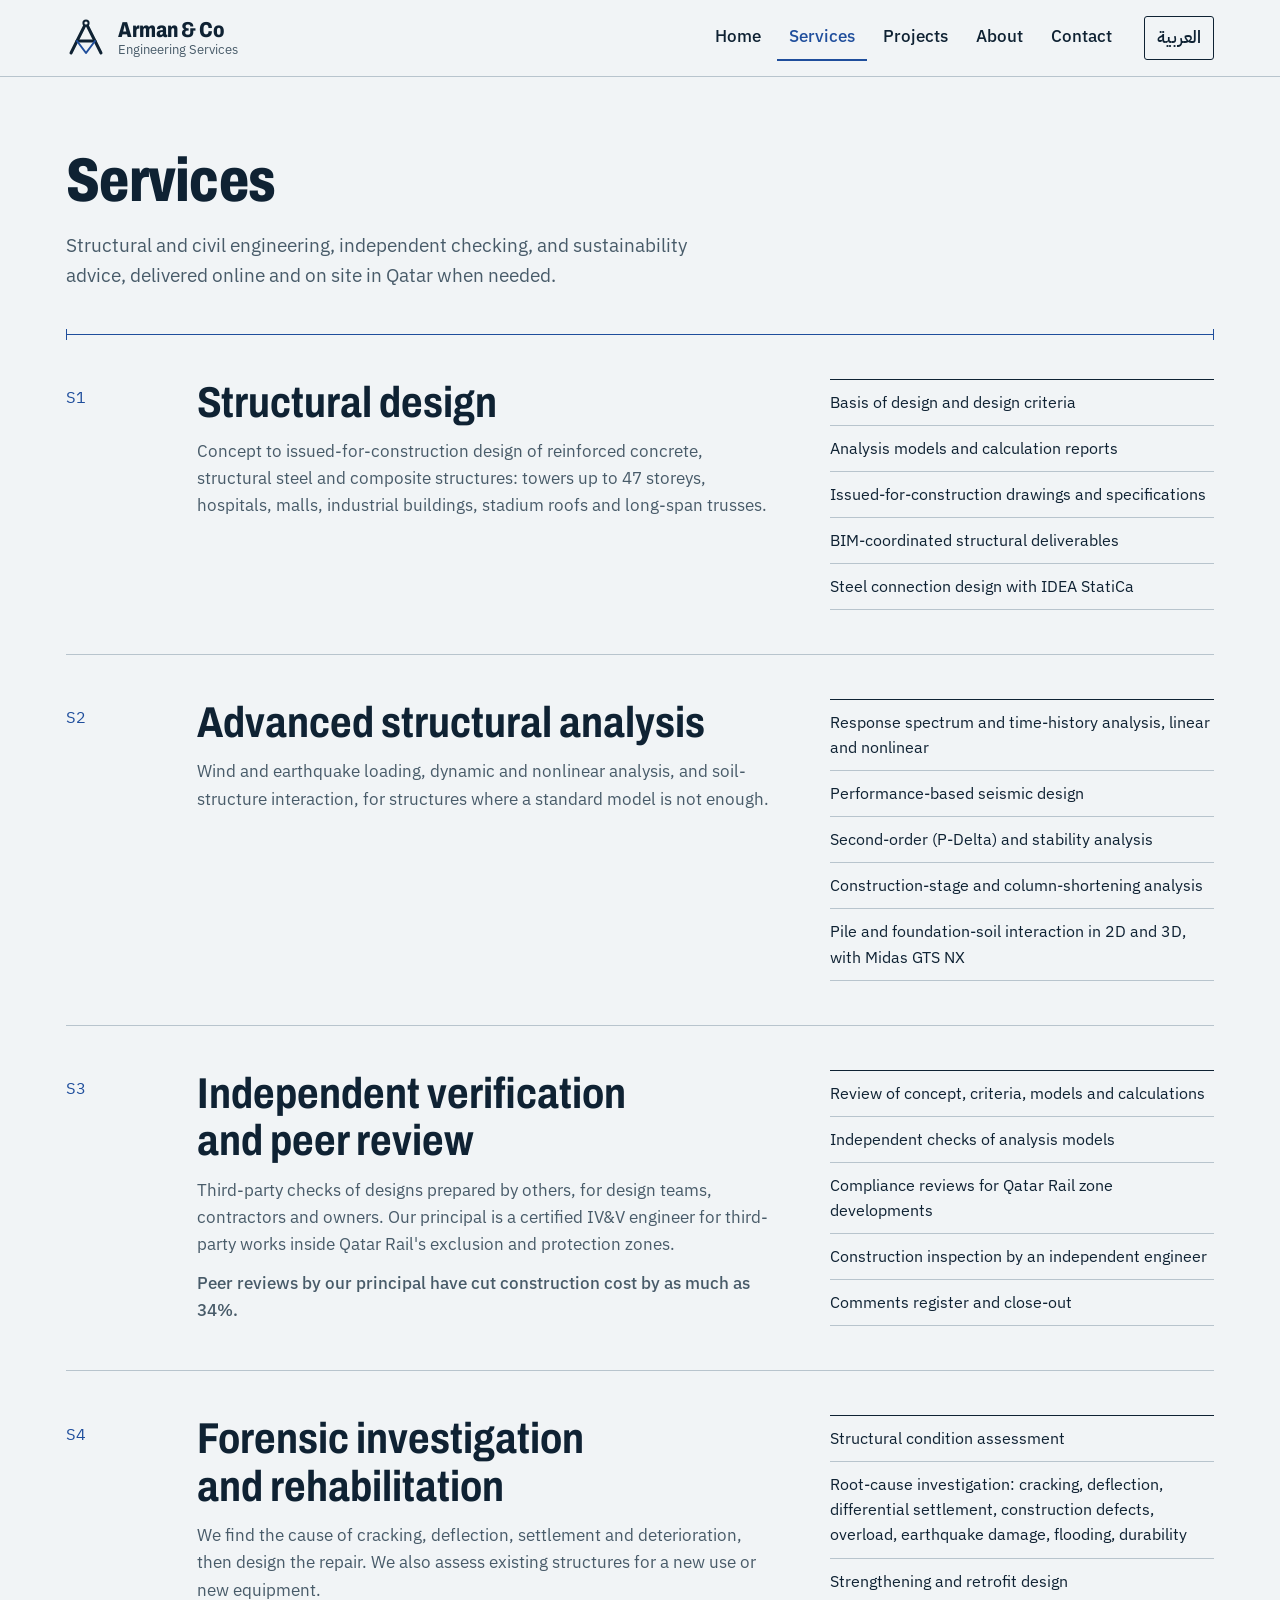
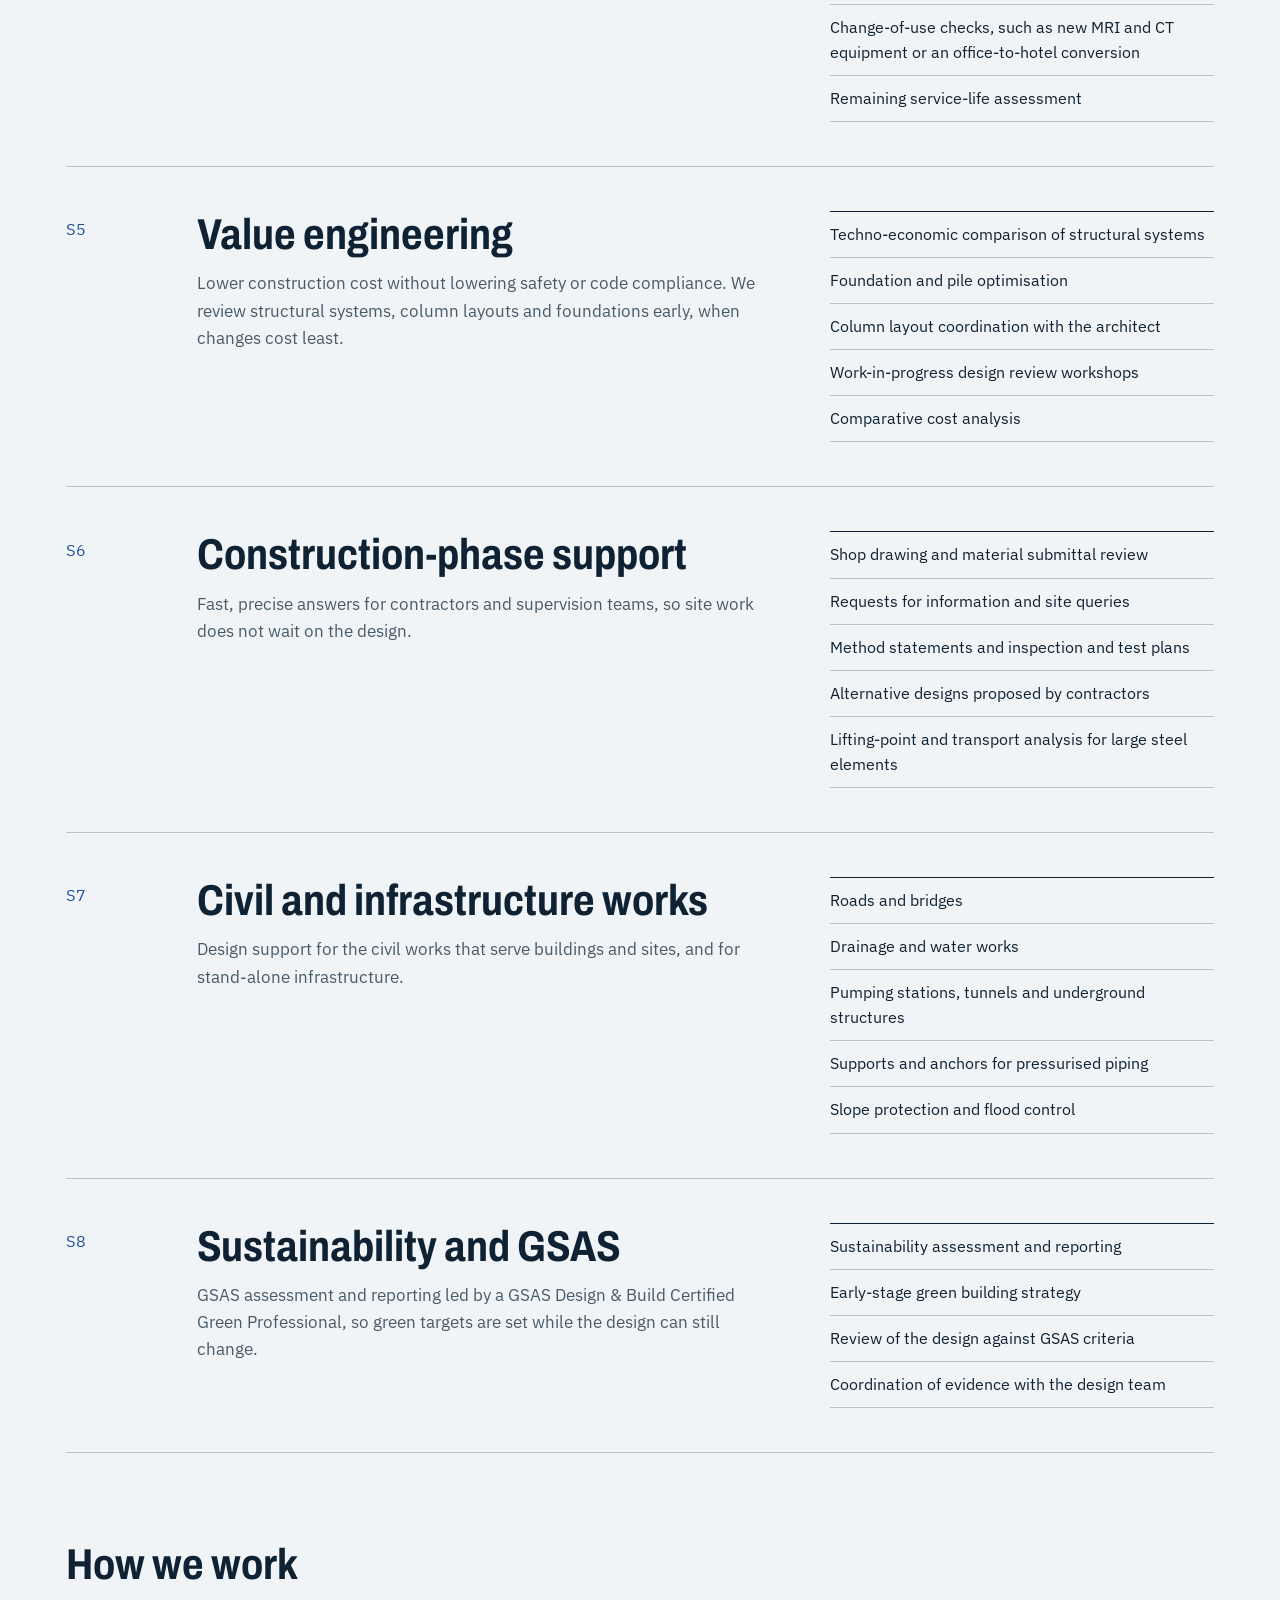
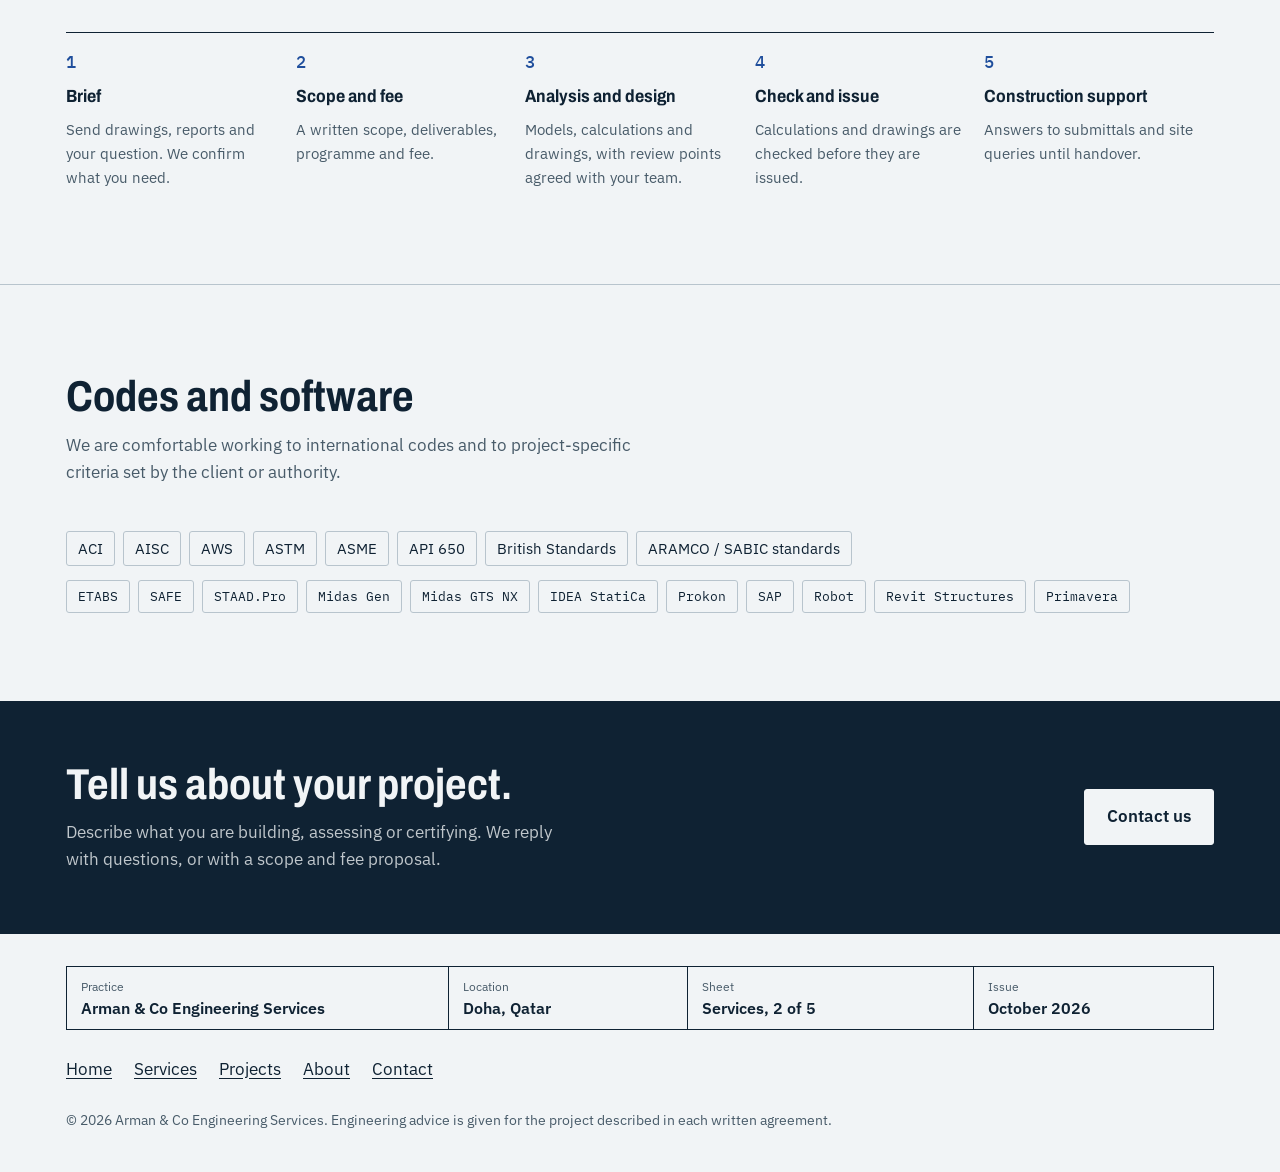
<file: services.html>
<!doctype html>
<html lang="en" dir="ltr">
<head>
<meta charset="utf-8">
<meta name="viewport" content="width=device-width, initial-scale=1, viewport-fit=cover">
<title>Services | Arman &amp; Co Engineering Services</title>
<meta name="description" content="Structural design, advanced analysis, independent verification, forensic investigation, value engineering, construction support, civil works and GSAS sustainability.">
<meta name="claude:viewport-fit-sides" content="cover">
<meta property="og:title" content="Services | Arman &amp; Co Engineering Services">
<meta property="og:description" content="Structural design, advanced analysis, independent verification, forensic investigation, value engineering, construction support, civil works and GSAS sustainability.">
<meta property="og:type" content="website">
<meta name="color-scheme" content="light dark">
<link rel="icon" href="assets/favicon.svg" type="image/svg+xml">
<link rel="preconnect" href="https://fonts.googleapis.com">
<link rel="preconnect" href="https://fonts.gstatic.com" crossorigin>
<link rel="stylesheet" href="https://fonts.googleapis.com/css2?family=Archivo:wdth,wght@62..125,500..900&family=IBM+Plex+Mono:wght@400;500&family=IBM+Plex+Sans+Arabic:wght@400;500;600;700&family=IBM+Plex+Sans:wght@400;500;600&display=swap">
<link rel="stylesheet" href="assets/style.css">
</head>
<body>
<a class="skip" href="#main">Skip to content</a>
<header class="top"><div class="wrap">
  <a class="brand" href="index.html" aria-label="Arman &amp; Co Engineering Services"><svg viewBox="0 0 40 40" width="40" height="40" aria-hidden="true" focusable="false"><path d="M5 35 L20 5 L35 35" fill="none" stroke="currentColor" stroke-width="3" stroke-linejoin="round" stroke-linecap="round"/><path d="M11 23 H29" fill="none" stroke="currentColor" stroke-width="3" stroke-linecap="round"/><path d="M11 23 L20 35 L29 23" fill="none" stroke="var(--blue)" stroke-width="2" stroke-linejoin="round" stroke-linecap="round"/><circle cx="20" cy="5" r="2.6" fill="var(--paper)" stroke="currentColor" stroke-width="2"/></svg><span><b>Arman &amp; Co</b><small>Engineering Services</small></span></a>
  <button class="menu-btn" type="button" aria-expanded="false" aria-controls="site-nav">Menu</button>
  <nav class="nav" id="site-nav" aria-label="Main"><a href="index.html">Home</a><a href="services.html" aria-current="page">Services</a><a href="projects.html">Projects</a><a href="about.html">About</a><a href="contact.html">Contact</a></nav>
  <a class="lang" href="ar/services.html" lang="ar" hreflang="ar">العربية</a>
</div></header>
<main id="main">
<div class="wrap"><div class="ph"><h1 class="h1 page">Services</h1><p class="lead">Structural and civil engineering, independent checking, and sustainability advice, delivered online and on site in Qatar when needed.</p></div><div class="dim" aria-hidden="true"></div></div>
<div class="wrap"><article class="svc" id="s1">
  <span class="ref">S1</span>
  <div class="body"><h2 class="h2">Structural design</h2><p>Concept to issued-for-construction design of reinforced concrete, structural steel and composite structures: towers up to 47 storeys, hospitals, malls, industrial buildings, stadium roofs and long-span trusses.</p></div>
  <div><p class="sr">Typical deliverables</p><ul aria-label="Typical deliverables"><li>Basis of design and design criteria</li><li>Analysis models and calculation reports</li><li>Issued-for-construction drawings and specifications</li><li>BIM-coordinated structural deliverables</li><li>Steel connection design with IDEA StatiCa</li></ul></div>
</article><article class="svc" id="s2">
  <span class="ref">S2</span>
  <div class="body"><h2 class="h2">Advanced structural analysis</h2><p>Wind and earthquake loading, dynamic and nonlinear analysis, and soil-structure interaction, for structures where a standard model is not enough.</p></div>
  <div><p class="sr">Typical deliverables</p><ul aria-label="Typical deliverables"><li>Response spectrum and time-history analysis, linear and nonlinear</li><li>Performance-based seismic design</li><li>Second-order (P-Delta) and stability analysis</li><li>Construction-stage and column-shortening analysis</li><li>Pile and foundation-soil interaction in 2D and 3D, with Midas GTS NX</li></ul></div>
</article><article class="svc" id="s3">
  <span class="ref">S3</span>
  <div class="body"><h2 class="h2">Independent verification and peer review</h2><p>Third-party checks of designs prepared by others, for design teams, contractors and owners. Our principal is a certified IV&amp;V engineer for third-party works inside Qatar Rail&#x27;s exclusion and protection zones.</p><p class="note">Peer reviews by our principal have cut construction cost by as much as 34%.</p></div>
  <div><p class="sr">Typical deliverables</p><ul aria-label="Typical deliverables"><li>Review of concept, criteria, models and calculations</li><li>Independent checks of analysis models</li><li>Compliance reviews for Qatar Rail zone developments</li><li>Construction inspection by an independent engineer</li><li>Comments register and close-out</li></ul></div>
</article><article class="svc" id="s4">
  <span class="ref">S4</span>
  <div class="body"><h2 class="h2">Forensic investigation and rehabilitation</h2><p>We find the cause of cracking, deflection, settlement and deterioration, then design the repair. We also assess existing structures for a new use or new equipment.</p></div>
  <div><p class="sr">Typical deliverables</p><ul aria-label="Typical deliverables"><li>Structural condition assessment</li><li>Root-cause investigation: cracking, deflection, differential settlement, construction defects, overload, earthquake damage, flooding, durability</li><li>Strengthening and retrofit design</li><li>Change-of-use checks, such as new MRI and CT equipment or an office-to-hotel conversion</li><li>Remaining service-life assessment</li></ul></div>
</article><article class="svc" id="s5">
  <span class="ref">S5</span>
  <div class="body"><h2 class="h2">Value engineering</h2><p>Lower construction cost without lowering safety or code compliance. We review structural systems, column layouts and foundations early, when changes cost least.</p></div>
  <div><p class="sr">Typical deliverables</p><ul aria-label="Typical deliverables"><li>Techno-economic comparison of structural systems</li><li>Foundation and pile optimisation</li><li>Column layout coordination with the architect</li><li>Work-in-progress design review workshops</li><li>Comparative cost analysis</li></ul></div>
</article><article class="svc" id="s6">
  <span class="ref">S6</span>
  <div class="body"><h2 class="h2">Construction-phase support</h2><p>Fast, precise answers for contractors and supervision teams, so site work does not wait on the design.</p></div>
  <div><p class="sr">Typical deliverables</p><ul aria-label="Typical deliverables"><li>Shop drawing and material submittal review</li><li>Requests for information and site queries</li><li>Method statements and inspection and test plans</li><li>Alternative designs proposed by contractors</li><li>Lifting-point and transport analysis for large steel elements</li></ul></div>
</article><article class="svc" id="s7">
  <span class="ref">S7</span>
  <div class="body"><h2 class="h2">Civil and infrastructure works</h2><p>Design support for the civil works that serve buildings and sites, and for stand-alone infrastructure.</p></div>
  <div><p class="sr">Typical deliverables</p><ul aria-label="Typical deliverables"><li>Roads and bridges</li><li>Drainage and water works</li><li>Pumping stations, tunnels and underground structures</li><li>Supports and anchors for pressurised piping</li><li>Slope protection and flood control</li></ul></div>
</article><article class="svc" id="s8">
  <span class="ref">S8</span>
  <div class="body"><h2 class="h2">Sustainability and GSAS</h2><p>GSAS assessment and reporting led by a GSAS Design &amp; Build Certified Green Professional, so green targets are set while the design can still change.</p></div>
  <div><p class="sr">Typical deliverables</p><ul aria-label="Typical deliverables"><li>Sustainability assessment and reporting</li><li>Early-stage green building strategy</li><li>Review of the design against GSAS criteria</li><li>Coordination of evidence with the design team</li></ul></div>
</article></div>
<section class="band"><div class="wrap">
  <div class="sec-head"><h2 class="h2">How we work</h2></div>
  <ol class="steps"><li><b>Brief</b><span>Send drawings, reports and your question. We confirm what you need.</span></li><li><b>Scope and fee</b><span>A written scope, deliverables, programme and fee.</span></li><li><b>Analysis and design</b><span>Models, calculations and drawings, with review points agreed with your team.</span></li><li><b>Check and issue</b><span>Calculations and drawings are checked before they are issued.</span></li><li><b>Construction support</b><span>Answers to submittals and site queries until handover.</span></li></ol>
</div></section>
<section class="band"><div class="wrap">
  <div class="sec-head"><h2 class="h2">Codes and software</h2><p>We are comfortable working to international codes and to project-specific criteria set by the client or authority.</p></div>
  <ul class="tags" style="margin-bottom:14px"><li>ACI</li><li>AISC</li><li>AWS</li><li>ASTM</li><li>ASME</li><li>API 650</li><li>British Standards</li><li>ARAMCO / SABIC standards</li></ul>
  <ul class="tags m" dir="ltr"><li>ETABS</li><li>SAFE</li><li>STAAD.Pro</li><li>Midas Gen</li><li>Midas GTS NX</li><li>IDEA StatiCa</li><li>Prokon</li><li>SAP</li><li>Robot</li><li>Revit Structures</li><li>Primavera</li></ul>
</div></section>
<section class="cta"><div class="wrap">
  <div><h2 class="h2">Tell us about your project.</h2><p>Describe what you are building, assessing or certifying. We reply with questions, or with a scope and fee proposal.</p></div>
  <a class="btn" href="contact.html">Contact us</a>
</div></section>
</main>
<footer class="foot"><div class="wrap">
  <div class="tb">
    <div><small>Practice</small><b>Arman &amp; Co Engineering Services</b></div>
    <div><small>Location</small><b>Doha, Qatar</b></div>
    <div><small>Sheet</small><b>Services, 2 of 5</b></div>
    <div><small>Issue</small><b>October 2026</b></div>
  </div>
  <nav aria-label="Footer"><a href="index.html">Home</a><a href="services.html">Services</a><a href="projects.html">Projects</a><a href="about.html">About</a><a href="contact.html">Contact</a></nav>
  <p class="small">© 2026 Arman &amp; Co Engineering Services. Engineering advice is given for the project described in each written agreement.</p>
</div></footer>
<script src="assets/site.js" defer></script>
</body>
</html>
</file>
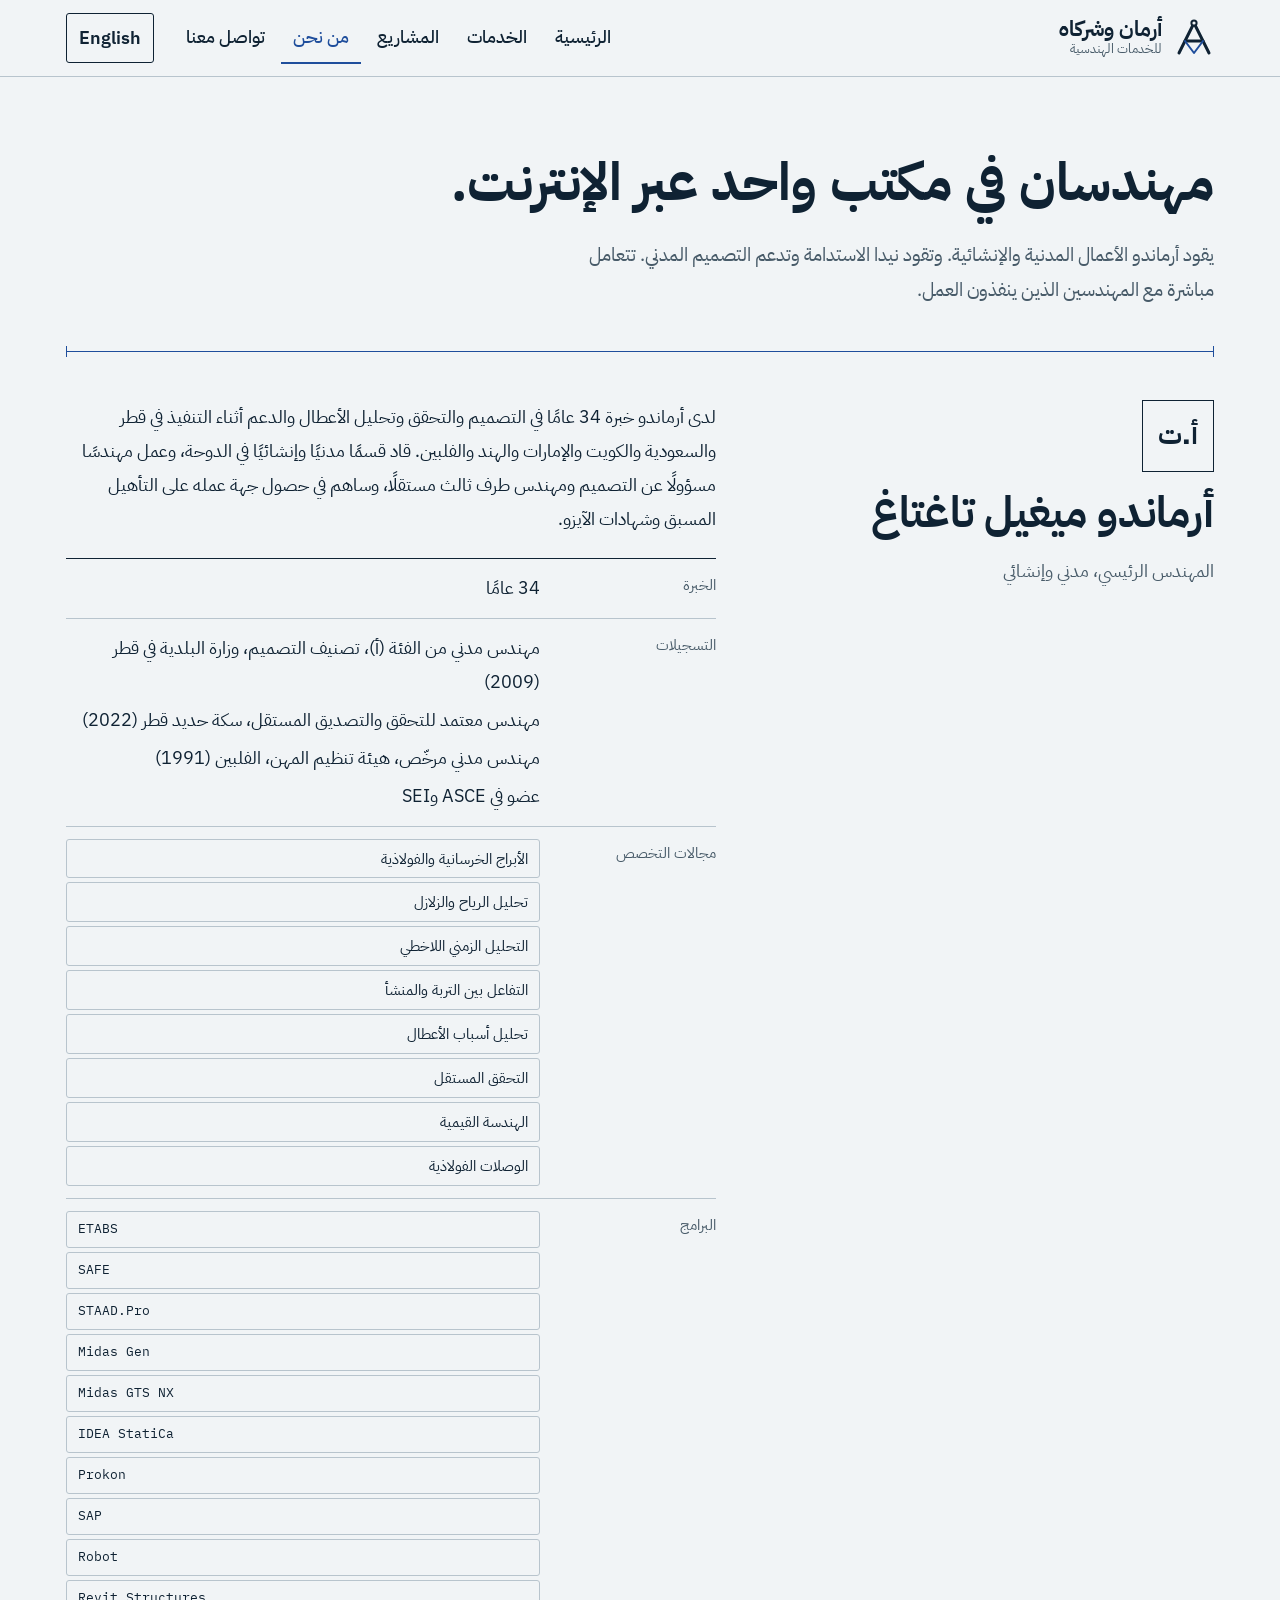
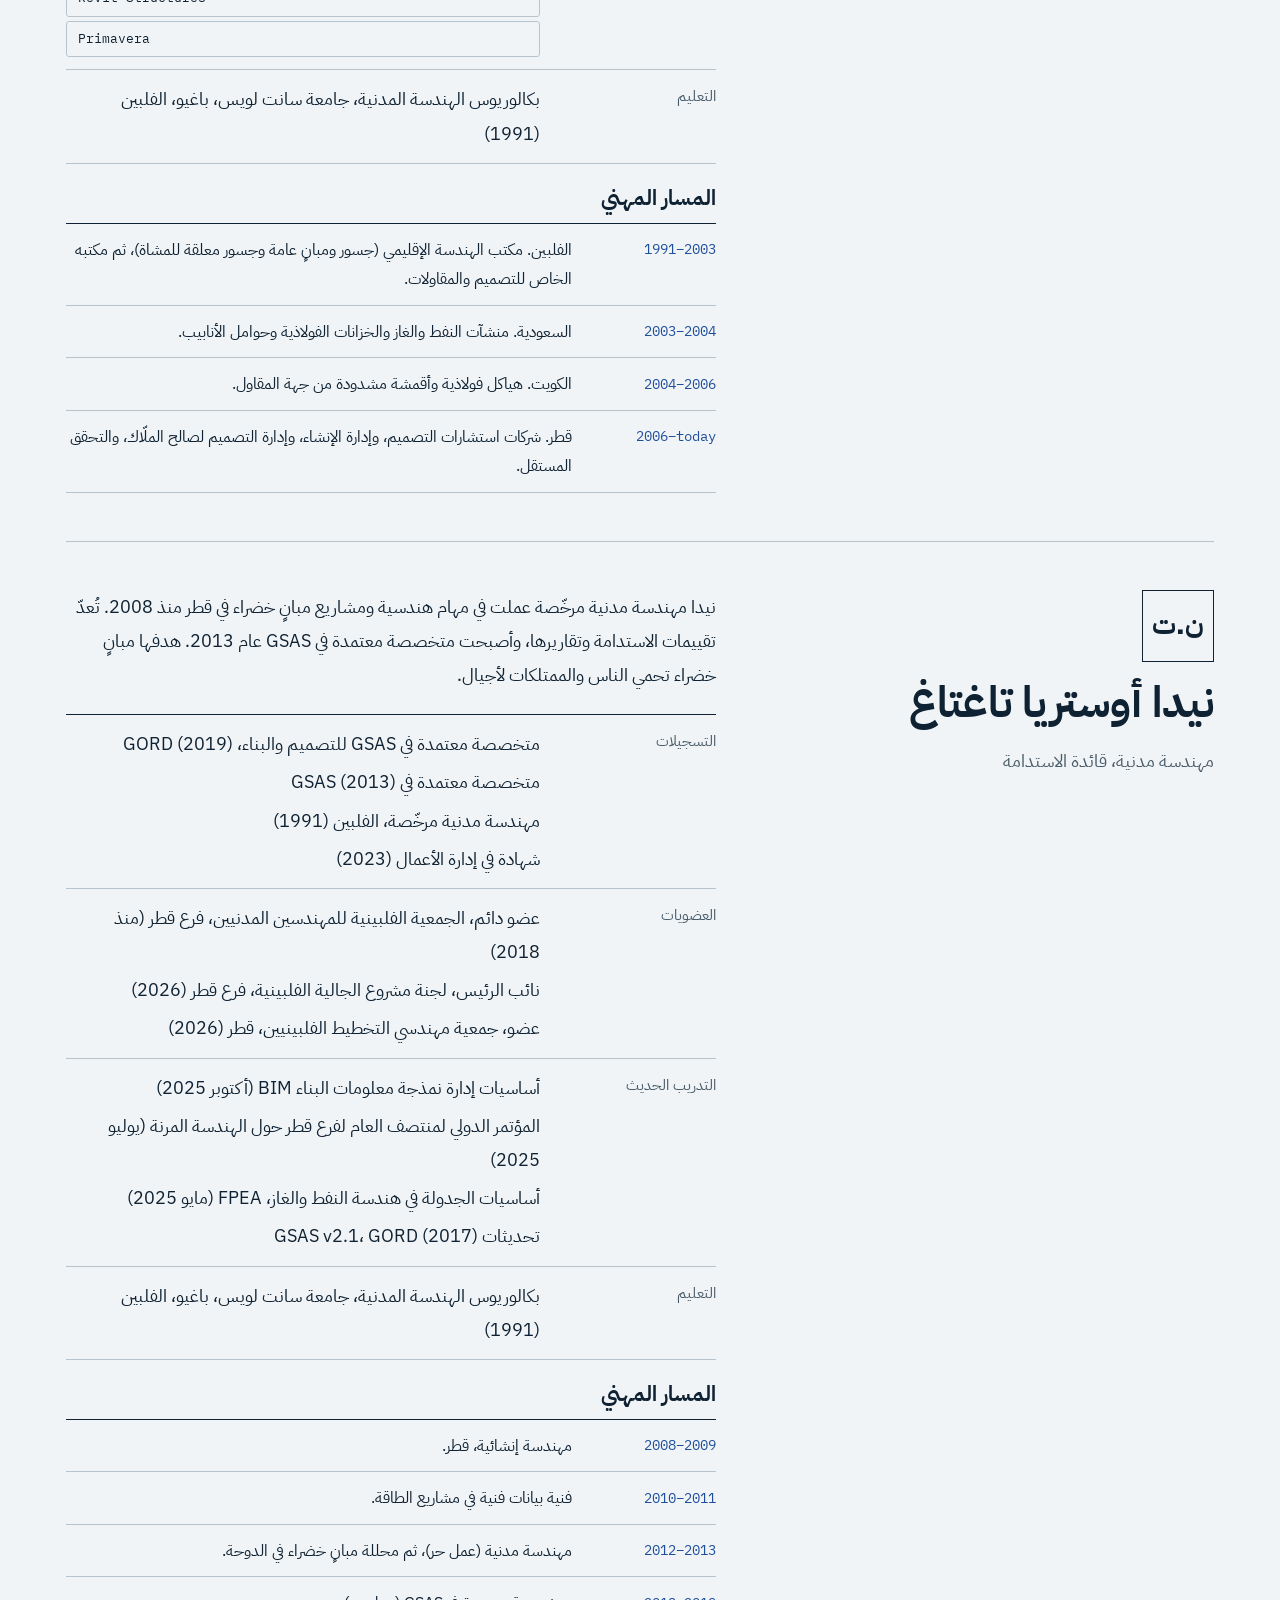
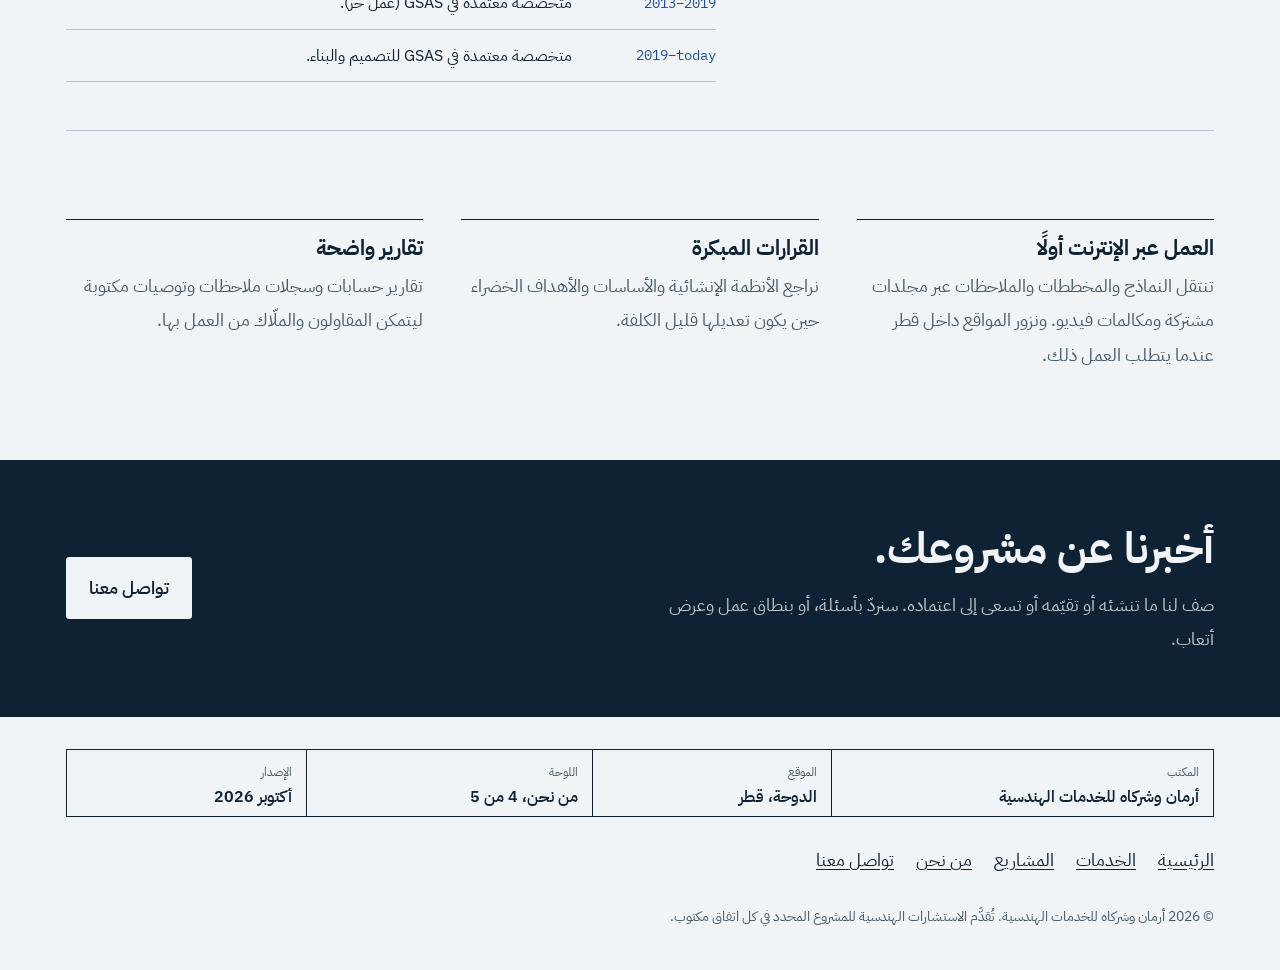
<file: ar/about.html>
<!doctype html>
<html lang="ar" dir="rtl">
<head>
<meta charset="utf-8">
<meta name="viewport" content="width=device-width, initial-scale=1, viewport-fit=cover">
<title>من نحن | أرمان وشركاه للخدمات الهندسية</title>
<meta name="description" content="تعرّف على المهندس أرماندو ميغيل تاغتاغ، مهندس مدني وإنشائي، والمهندسة نيدا أوستريا تاغتاغ، مهندسة مدنية ومتخصصة معتمدة في المباني الخضراء وفق GSAS.">
<meta name="claude:viewport-fit-sides" content="cover">
<meta property="og:title" content="من نحن | أرمان وشركاه للخدمات الهندسية">
<meta property="og:description" content="تعرّف على المهندس أرماندو ميغيل تاغتاغ، مهندس مدني وإنشائي، والمهندسة نيدا أوستريا تاغتاغ، مهندسة مدنية ومتخصصة معتمدة في المباني الخضراء وفق GSAS.">
<meta property="og:type" content="website">
<meta name="color-scheme" content="light dark">
<link rel="icon" href="../assets/favicon.svg" type="image/svg+xml">
<link rel="preconnect" href="https://fonts.googleapis.com">
<link rel="preconnect" href="https://fonts.gstatic.com" crossorigin>
<link rel="stylesheet" href="https://fonts.googleapis.com/css2?family=Archivo:wdth,wght@62..125,500..900&family=IBM+Plex+Mono:wght@400;500&family=IBM+Plex+Sans+Arabic:wght@400;500;600;700&family=IBM+Plex+Sans:wght@400;500;600&display=swap">
<link rel="stylesheet" href="../assets/style.css">
</head>
<body>
<a class="skip" href="#main">انتقل إلى المحتوى</a>
<header class="top"><div class="wrap">
  <a class="brand" href="index.html" aria-label="أرمان وشركاه للخدمات الهندسية"><svg viewBox="0 0 40 40" width="40" height="40" aria-hidden="true" focusable="false"><path d="M5 35 L20 5 L35 35" fill="none" stroke="currentColor" stroke-width="3" stroke-linejoin="round" stroke-linecap="round"/><path d="M11 23 H29" fill="none" stroke="currentColor" stroke-width="3" stroke-linecap="round"/><path d="M11 23 L20 35 L29 23" fill="none" stroke="var(--blue)" stroke-width="2" stroke-linejoin="round" stroke-linecap="round"/><circle cx="20" cy="5" r="2.6" fill="var(--paper)" stroke="currentColor" stroke-width="2"/></svg><span><b>أرمان وشركاه</b><small>للخدمات الهندسية</small></span></a>
  <button class="menu-btn" type="button" aria-expanded="false" aria-controls="site-nav">القائمة</button>
  <nav class="nav" id="site-nav" aria-label="Main"><a href="index.html">الرئيسية</a><a href="services.html">الخدمات</a><a href="projects.html">المشاريع</a><a href="about.html" aria-current="page">من نحن</a><a href="contact.html">تواصل معنا</a></nav>
  <a class="lang" href="../about.html" lang="en" hreflang="en">English</a>
</div></header>
<main id="main">
<div class="wrap"><div class="ph"><h1 class="h1 page">مهندسان في مكتب واحد عبر الإنترنت.</h1><p class="lead">يقود أرماندو الأعمال المدنية والإنشائية. وتقود نيدا الاستدامة وتدعم التصميم المدني. تتعامل مباشرة مع المهندسين الذين ينفذون العمل.</p></div><div class="dim" aria-hidden="true"></div></div>
<div class="wrap">
<article class="pro" id="armando">
  <div class="who"><div class="mono-mark" aria-hidden="true">أ.ت</div><h2 class="h2">أرماندو ميغيل تاغتاغ</h2><p class="role">المهندس الرئيسي، مدني وإنشائي</p></div>
  <div class="detail"><p class="prose">لدى أرماندو خبرة 34 عامًا في التصميم والتحقق وتحليل الأعطال والدعم أثناء التنفيذ في قطر والسعودية والكويت والإمارات والهند والفلبين. قاد قسمًا مدنيًا وإنشائيًا في الدوحة، وعمل مهندسًا مسؤولًا عن التصميم ومهندس طرف ثالث مستقلًا، وساهم في حصول جهة عمله على التأهيل المسبق وشهادات الآيزو.</p><dl class="facts-dl">
    <dt>الخبرة</dt><dd>34 عامًا</dd>
    <dt>التسجيلات</dt><dd><ul><li>مهندس مدني من الفئة (أ)، تصنيف التصميم، وزارة البلدية في قطر (2009)</li><li>مهندس معتمد للتحقق والتصديق المستقل، سكة حديد قطر (2022)</li><li>مهندس مدني مرخّص، هيئة تنظيم المهن، الفلبين (1991)</li><li>عضو في ASCE وSEI</li></ul></dd>
    <dt>مجالات التخصص</dt><dd><ul class="tags"><li>الأبراج الخرسانية والفولاذية</li><li>تحليل الرياح والزلازل</li><li>التحليل الزمني اللاخطي</li><li>التفاعل بين التربة والمنشأ</li><li>تحليل أسباب الأعطال</li><li>التحقق المستقل</li><li>الهندسة القيمية</li><li>الوصلات الفولاذية</li></ul></dd>
    <dt>البرامج</dt><dd><ul class="tags m" dir="ltr"><li>ETABS</li><li>SAFE</li><li>STAAD.Pro</li><li>Midas Gen</li><li>Midas GTS NX</li><li>IDEA StatiCa</li><li>Prokon</li><li>SAP</li><li>Robot</li><li>Revit Structures</li><li>Primavera</li></ul></dd>
    <dt>التعليم</dt><dd>بكالوريوس الهندسة المدنية، جامعة سانت لويس، باغيو، الفلبين (1991)</dd></dl>
    <div><h3 class="h3" style="margin-bottom:12px">المسار المهني</h3><ol class="path"><li><time><bdi dir="ltr">1991–2003</bdi></time><span>الفلبين. مكتب الهندسة الإقليمي (جسور ومبانٍ عامة وجسور معلقة للمشاة)، ثم مكتبه الخاص للتصميم والمقاولات.</span></li><li><time><bdi dir="ltr">2003–2004</bdi></time><span>السعودية. منشآت النفط والغاز والخزانات الفولاذية وحوامل الأنابيب.</span></li><li><time><bdi dir="ltr">2004–2006</bdi></time><span>الكويت. هياكل فولاذية وأقمشة مشدودة من جهة المقاول.</span></li><li><time><bdi dir="ltr">2006–today</bdi></time><span>قطر. شركات استشارات التصميم، وإدارة الإنشاء، وإدارة التصميم لصالح الملّاك، والتحقق المستقل.</span></li></ol></div></div>
</article>
<article class="pro" id="nida">
  <div class="who"><div class="mono-mark" aria-hidden="true">ن.ت</div><h2 class="h2">نيدا أوستريا تاغتاغ</h2><p class="role">مهندسة مدنية، قائدة الاستدامة</p></div>
  <div class="detail"><p class="prose">نيدا مهندسة مدنية مرخّصة عملت في مهام هندسية ومشاريع مبانٍ خضراء في قطر منذ 2008. تُعدّ تقييمات الاستدامة وتقاريرها، وأصبحت متخصصة معتمدة في GSAS عام 2013. هدفها مبانٍ خضراء تحمي الناس والممتلكات لأجيال.</p><dl class="facts-dl">
    <dt>التسجيلات</dt><dd><ul><li>متخصصة معتمدة في GSAS للتصميم والبناء، GORD (2019)</li><li>متخصصة معتمدة في GSAS (2013)</li><li>مهندسة مدنية مرخّصة، الفلبين (1991)</li><li>شهادة في إدارة الأعمال (2023)</li></ul></dd>
    <dt>العضويات</dt><dd><ul><li>عضو دائم، الجمعية الفلبينية للمهندسين المدنيين، فرع قطر (منذ 2018)</li><li>نائب الرئيس، لجنة مشروع الجالية الفلبينية، فرع قطر (2026)</li><li>عضو، جمعية مهندسي التخطيط الفلبينيين، قطر (2026)</li></ul></dd>
    <dt>التدريب الحديث</dt><dd><ul><li>أساسيات إدارة نمذجة معلومات البناء BIM (أكتوبر 2025)</li><li>المؤتمر الدولي لمنتصف العام لفرع قطر حول الهندسة المرنة (يوليو 2025)</li><li>أساسيات الجدولة في هندسة النفط والغاز، FPEA (مايو 2025)</li><li>تحديثات GSAS v2.1، GORD (2017)</li></ul></dd>
    <dt>التعليم</dt><dd>بكالوريوس الهندسة المدنية، جامعة سانت لويس، باغيو، الفلبين (1991)</dd></dl>
    <div><h3 class="h3" style="margin-bottom:12px">المسار المهني</h3><ol class="path"><li><time><bdi dir="ltr">2008–2009</bdi></time><span>مهندسة إنشائية، قطر.</span></li><li><time><bdi dir="ltr">2010–2011</bdi></time><span>فنية بيانات فنية في مشاريع الطاقة.</span></li><li><time><bdi dir="ltr">2012–2013</bdi></time><span>مهندسة مدنية (عمل حر)، ثم محللة مبانٍ خضراء في الدوحة.</span></li><li><time><bdi dir="ltr">2013–2019</bdi></time><span>متخصصة معتمدة في GSAS (عمل حر).</span></li><li><time><bdi dir="ltr">2019–today</bdi></time><span>متخصصة معتمدة في GSAS للتصميم والبناء.</span></li></ol></div></div>
</article>
</div>
<section class="band" style="border-top:0"><div class="wrap"><div class="three"><div><h3 class="h3">العمل عبر الإنترنت أولًا</h3><p>تنتقل النماذج والمخططات والملاحظات عبر مجلدات مشتركة ومكالمات فيديو. ونزور المواقع داخل قطر عندما يتطلب العمل ذلك.</p></div><div><h3 class="h3">القرارات المبكرة</h3><p>نراجع الأنظمة الإنشائية والأساسات والأهداف الخضراء حين يكون تعديلها قليل الكلفة.</p></div><div><h3 class="h3">تقارير واضحة</h3><p>تقارير حسابات وسجلات ملاحظات وتوصيات مكتوبة ليتمكن المقاولون والملّاك من العمل بها.</p></div></div></div></section>
<section class="cta"><div class="wrap">
  <div><h2 class="h2">أخبرنا عن مشروعك.</h2><p>صف لنا ما تنشئه أو تقيّمه أو تسعى إلى اعتماده. سنردّ بأسئلة، أو بنطاق عمل وعرض أتعاب.</p></div>
  <a class="btn" href="contact.html">تواصل معنا</a>
</div></section>
</main>
<footer class="foot"><div class="wrap">
  <div class="tb">
    <div><small>المكتب</small><b>أرمان وشركاه للخدمات الهندسية</b></div>
    <div><small>الموقع</small><b>الدوحة، قطر</b></div>
    <div><small>اللوحة</small><b>من نحن، 4 من 5</b></div>
    <div><small>الإصدار</small><b>أكتوبر 2026</b></div>
  </div>
  <nav aria-label="Footer"><a href="index.html">الرئيسية</a><a href="services.html">الخدمات</a><a href="projects.html">المشاريع</a><a href="about.html">من نحن</a><a href="contact.html">تواصل معنا</a></nav>
  <p class="small">© 2026 أرمان وشركاه للخدمات الهندسية. تُقدَّم الاستشارات الهندسية للمشروع المحدد في كل اتفاق مكتوب.</p>
</div></footer>
<script src="../assets/site.js" defer></script>
</body>
</html>
</file>
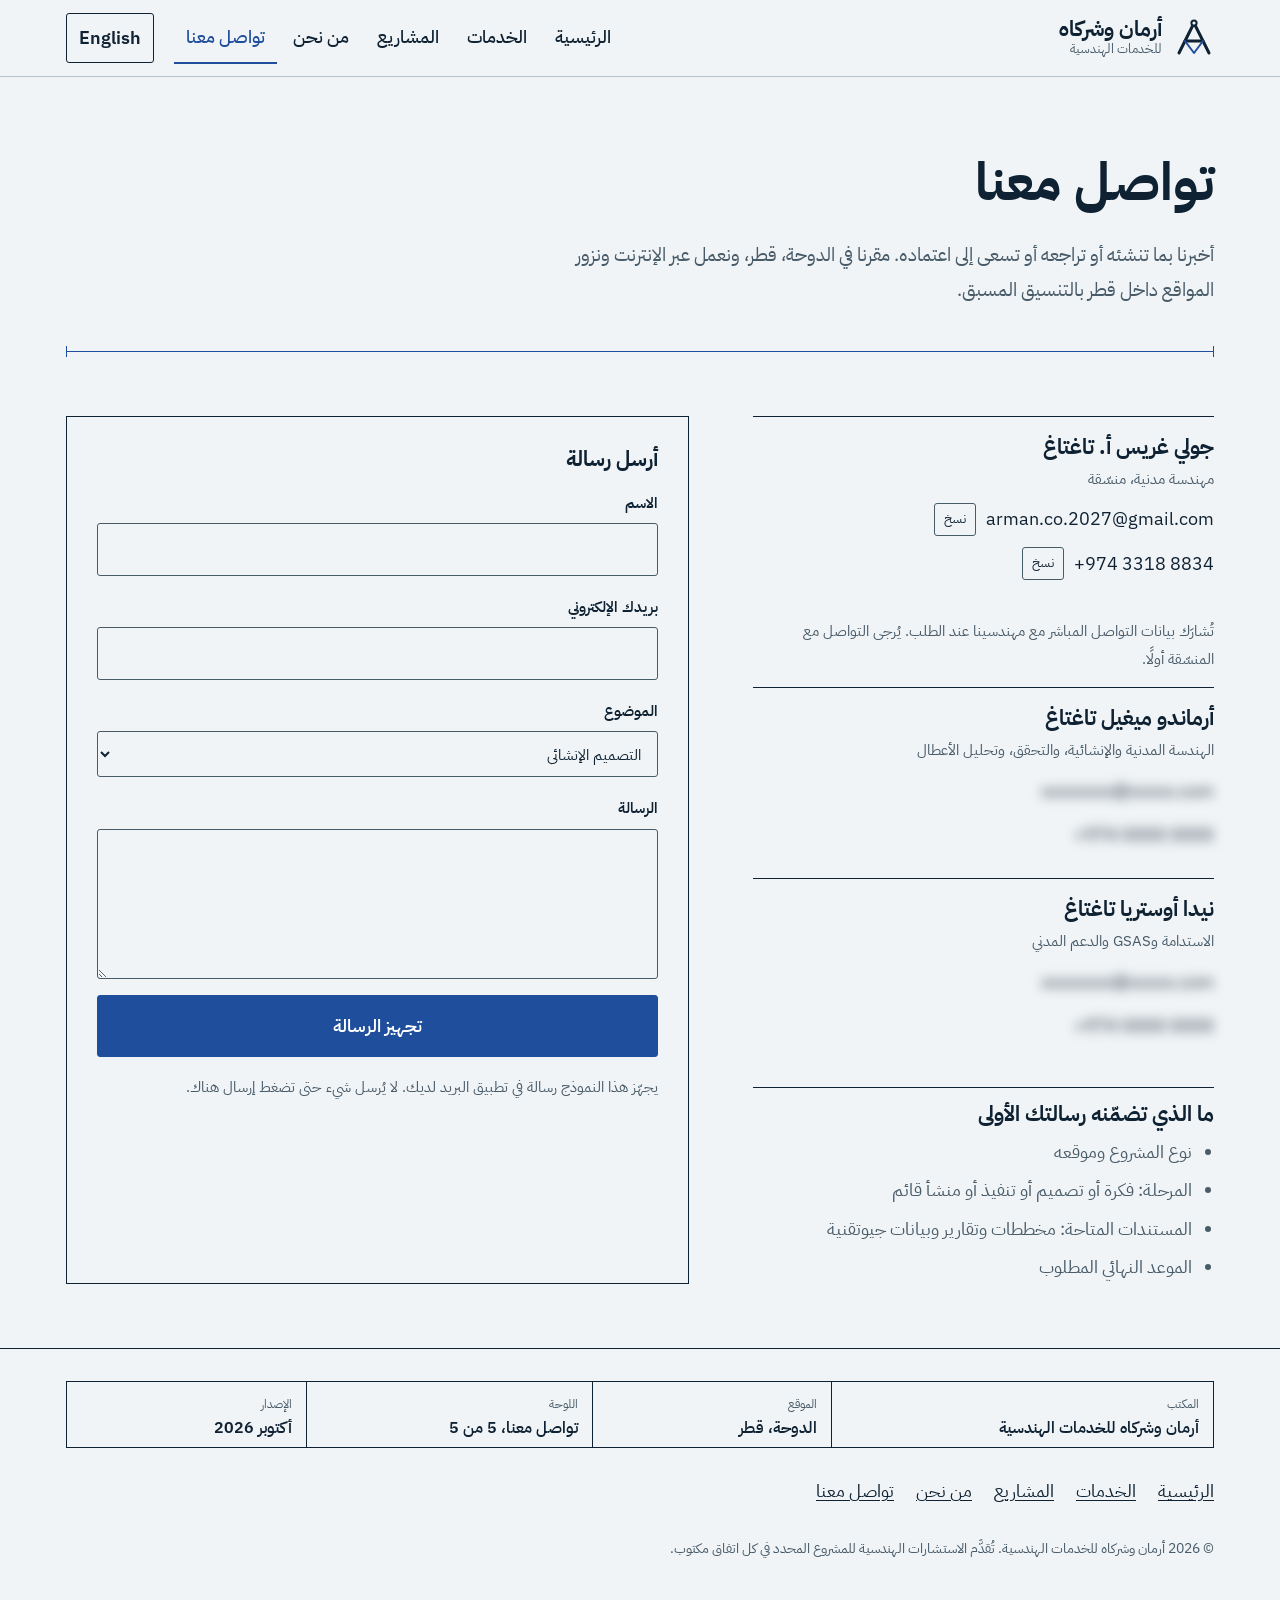
<file: ar/contact.html>
<!doctype html>
<html lang="ar" dir="rtl">
<head>
<meta charset="utf-8">
<meta name="viewport" content="width=device-width, initial-scale=1, viewport-fit=cover">
<title>تواصل معنا | أرمان وشركاه للخدمات الهندسية</title>
<meta name="description" content="تواصل مع أرمان وشركاه للخدمات الهندسية في الدوحة، قطر. أخبرنا عن منشأتك أو مراجعة التصميم أو هدف المبنى الأخضر.">
<meta name="claude:viewport-fit-sides" content="cover">
<meta property="og:title" content="تواصل معنا | أرمان وشركاه للخدمات الهندسية">
<meta property="og:description" content="تواصل مع أرمان وشركاه للخدمات الهندسية في الدوحة، قطر. أخبرنا عن منشأتك أو مراجعة التصميم أو هدف المبنى الأخضر.">
<meta property="og:type" content="website">
<meta name="color-scheme" content="light dark">
<link rel="icon" href="../assets/favicon.svg" type="image/svg+xml">
<link rel="preconnect" href="https://fonts.googleapis.com">
<link rel="preconnect" href="https://fonts.gstatic.com" crossorigin>
<link rel="stylesheet" href="https://fonts.googleapis.com/css2?family=Archivo:wdth,wght@62..125,500..900&family=IBM+Plex+Mono:wght@400;500&family=IBM+Plex+Sans+Arabic:wght@400;500;600;700&family=IBM+Plex+Sans:wght@400;500;600&display=swap">
<link rel="stylesheet" href="../assets/style.css">
</head>
<body>
<a class="skip" href="#main">انتقل إلى المحتوى</a>
<header class="top"><div class="wrap">
  <a class="brand" href="index.html" aria-label="أرمان وشركاه للخدمات الهندسية"><svg viewBox="0 0 40 40" width="40" height="40" aria-hidden="true" focusable="false"><path d="M5 35 L20 5 L35 35" fill="none" stroke="currentColor" stroke-width="3" stroke-linejoin="round" stroke-linecap="round"/><path d="M11 23 H29" fill="none" stroke="currentColor" stroke-width="3" stroke-linecap="round"/><path d="M11 23 L20 35 L29 23" fill="none" stroke="var(--blue)" stroke-width="2" stroke-linejoin="round" stroke-linecap="round"/><circle cx="20" cy="5" r="2.6" fill="var(--paper)" stroke="currentColor" stroke-width="2"/></svg><span><b>أرمان وشركاه</b><small>للخدمات الهندسية</small></span></a>
  <button class="menu-btn" type="button" aria-expanded="false" aria-controls="site-nav">القائمة</button>
  <nav class="nav" id="site-nav" aria-label="Main"><a href="index.html">الرئيسية</a><a href="services.html">الخدمات</a><a href="projects.html">المشاريع</a><a href="about.html">من نحن</a><a href="contact.html" aria-current="page">تواصل معنا</a></nav>
  <a class="lang" href="../contact.html" lang="en" hreflang="en">English</a>
</div></header>
<main id="main">
<div class="wrap"><div class="ph"><h1 class="h1 page">تواصل معنا</h1><p class="lead">أخبرنا بما تنشئه أو تراجعه أو تسعى إلى اعتماده. مقرنا في الدوحة، قطر، ونعمل عبر الإنترنت ونزور المواقع داخل قطر بالتنسيق المسبق.</p></div><div class="dim" aria-hidden="true"></div></div>
<div class="wrap"><div class="contact">
  <div>
    <div class="who-c"><h2 class="h3">جولي غريس أ. تاغتاغ</h2><p class="role">مهندسة مدنية، منسّقة</p>
  <div class="line-c"><bdi dir="ltr">arman.co.2027@gmail.com</bdi><button type="button" class="copy-btn" data-copy="arman.co.2027@gmail.com" data-done="تم النسخ">نسخ</button></div>
  <div class="line-c"><bdi dir="ltr">+974 3318 8834</bdi><button type="button" class="copy-btn" data-copy="+974 3318 8834" data-done="تم النسخ">نسخ</button></div></div>
    <p class="form-note" style="margin-block:18px 14px">تُشارَك بيانات التواصل المباشر مع مهندسينا عند الطلب. يُرجى التواصل مع المنسّقة أولًا.</p>
    <div class="who-c"><h2 class="h3">أرماندو ميغيل تاغتاغ</h2><p class="role">الهندسة المدنية والإنشائية، والتحقق، وتحليل الأعطال</p>
  <div class="line-c"><bdi dir="ltr" class="blur" aria-hidden="true">xxxxxxxx@xxxxx.com</bdi></div>
  <div class="line-c"><bdi dir="ltr" class="blur" aria-hidden="true">+974 XXXX XXXX</bdi></div></div>
    <div class="who-c"><h2 class="h3">نيدا أوستريا تاغتاغ</h2><p class="role">الاستدامة وGSAS والدعم المدني</p>
  <div class="line-c"><bdi dir="ltr" class="blur" aria-hidden="true">xxxxxxxx@xxxxx.com</bdi></div>
  <div class="line-c"><bdi dir="ltr" class="blur" aria-hidden="true">+974 XXXX XXXX</bdi></div></div>
    <div class="include"><h3 class="h3">ما الذي تضمّنه رسالتك الأولى</h3><ul><li>نوع المشروع وموقعه</li><li>المرحلة: فكرة أو تصميم أو تنفيذ أو منشأ قائم</li><li>المستندات المتاحة: مخططات وتقارير وبيانات جيوتقنية</li><li>الموعد النهائي المطلوب</li></ul></div>
  </div>
  <form id="contact-form" data-to="arman.co.2027@gmail.com" novalidate>
    <h2 class="h3">أرسل رسالة</h2>
    <label for="f-name">الاسم<input id="f-name" name="name" type="text" autocomplete="name" required></label>
    <label for="f-email">بريدك الإلكتروني<input id="f-email" name="email" type="email" autocomplete="email" required dir="ltr"></label>
    <label for="f-topic">الموضوع<select id="f-topic" name="topic"><option data-to="armando">التصميم الإنشائي</option><option data-to="armando">التحقق ومراجعة التصاميم</option><option data-to="armando">تحليل الأعطال وإعادة التأهيل</option><option data-to="nida">الاستدامة وGSAS</option><option data-to="both">موضوع آخر</option></select></label>
    <label for="f-msg">الرسالة<textarea id="f-msg" name="message" required></textarea></label>
    <button class="btn" type="submit">تجهيز الرسالة</button>
    <p class="form-note">يجهّز هذا النموذج رسالة في تطبيق البريد لديك. لا يُرسل شيء حتى تضغط إرسال هناك.</p>
    <div class="result" id="f-result" hidden>
      <p>ينبغي أن يُفتح تطبيق البريد. إن لم يُفتح، انسخ هذه الرسالة وأرسلها إلى العنوان الظاهر.</p>
      <label class="sr" for="f-out">الرسالة</label>
      <textarea id="f-out" readonly dir="ltr"></textarea>
      <div class="actions"><button type="button" class="btn alt" data-copy="" data-target="f-out" data-done="تم النسخ">نسخ الرسالة</button><a class="btn" id="mail-link" href="#">فتح تطبيق البريد</a></div>
    </div>
  </form>
</div></div>
</main>
<footer class="foot"><div class="wrap">
  <div class="tb">
    <div><small>المكتب</small><b>أرمان وشركاه للخدمات الهندسية</b></div>
    <div><small>الموقع</small><b>الدوحة، قطر</b></div>
    <div><small>اللوحة</small><b>تواصل معنا، 5 من 5</b></div>
    <div><small>الإصدار</small><b>أكتوبر 2026</b></div>
  </div>
  <nav aria-label="Footer"><a href="index.html">الرئيسية</a><a href="services.html">الخدمات</a><a href="projects.html">المشاريع</a><a href="about.html">من نحن</a><a href="contact.html">تواصل معنا</a></nav>
  <p class="small">© 2026 أرمان وشركاه للخدمات الهندسية. تُقدَّم الاستشارات الهندسية للمشروع المحدد في كل اتفاق مكتوب.</p>
</div></footer>
<script src="../assets/site.js" defer></script>
</body>
</html>
</file>
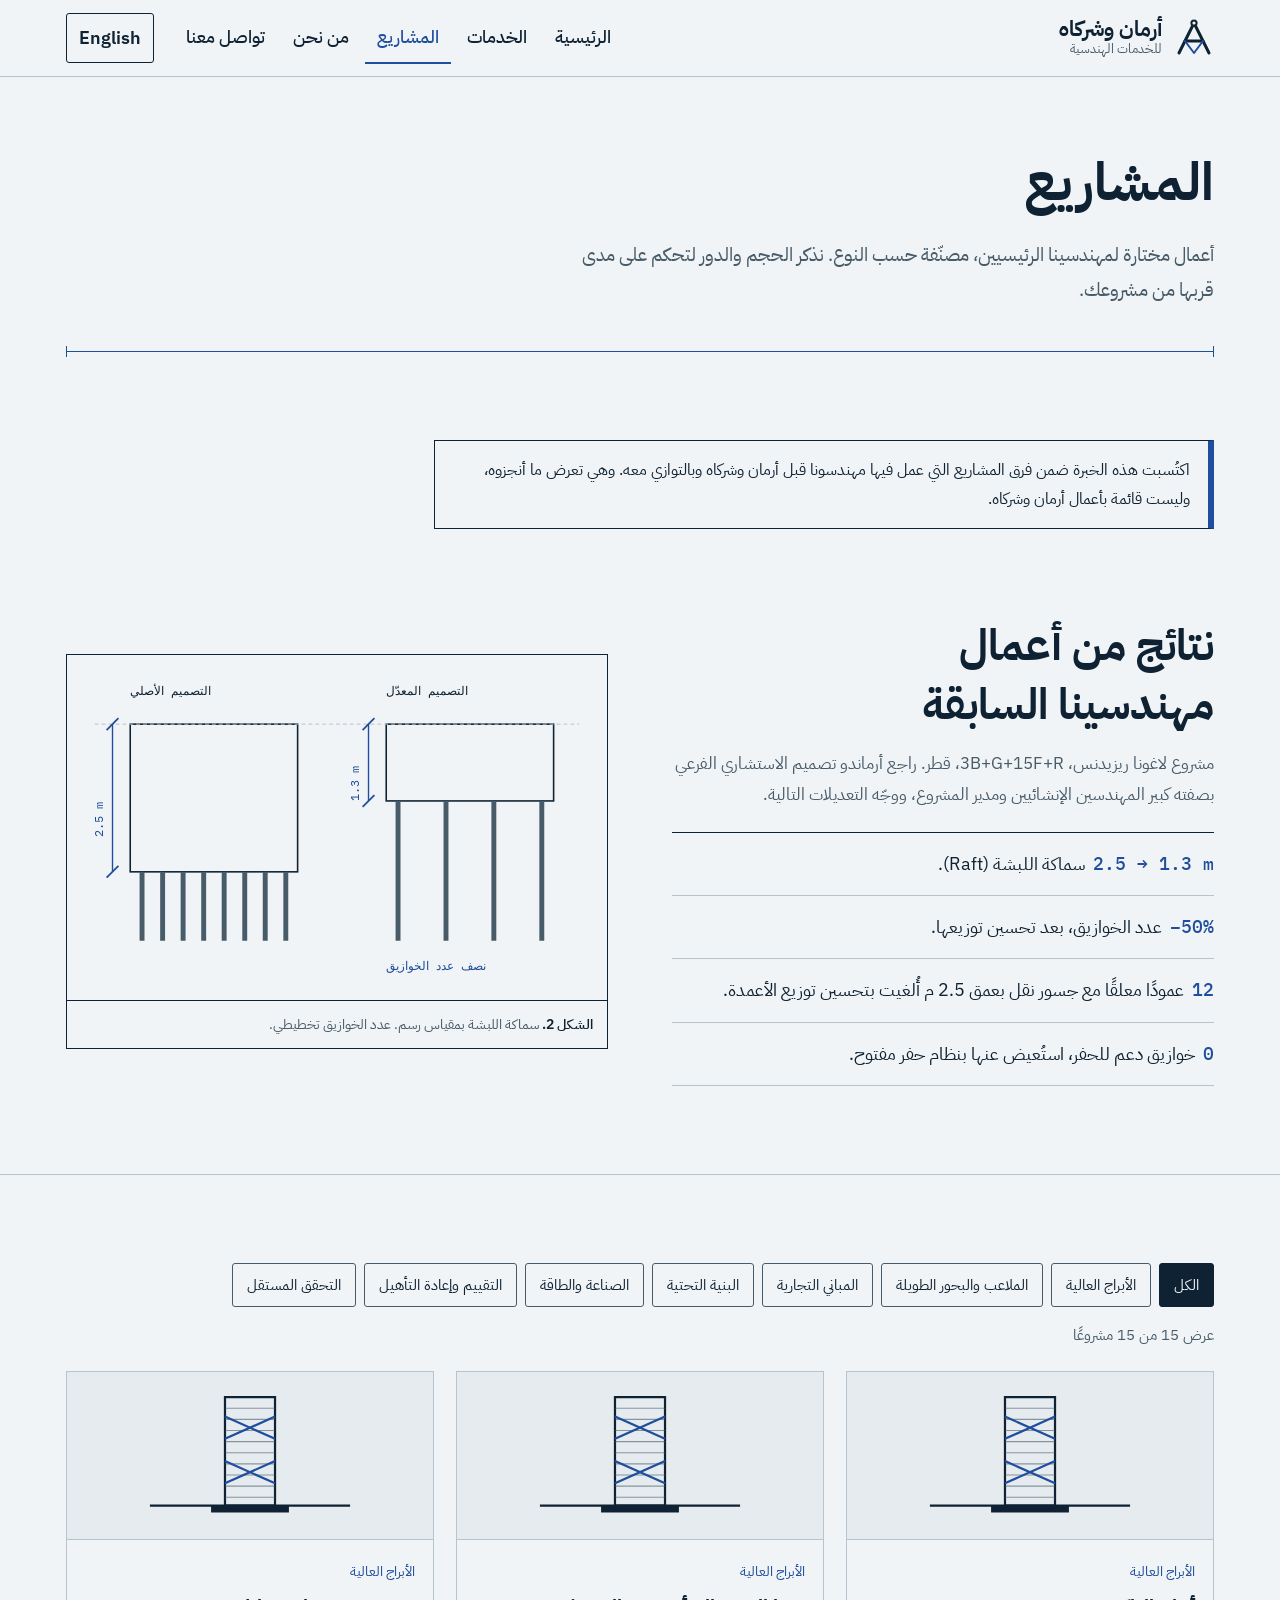
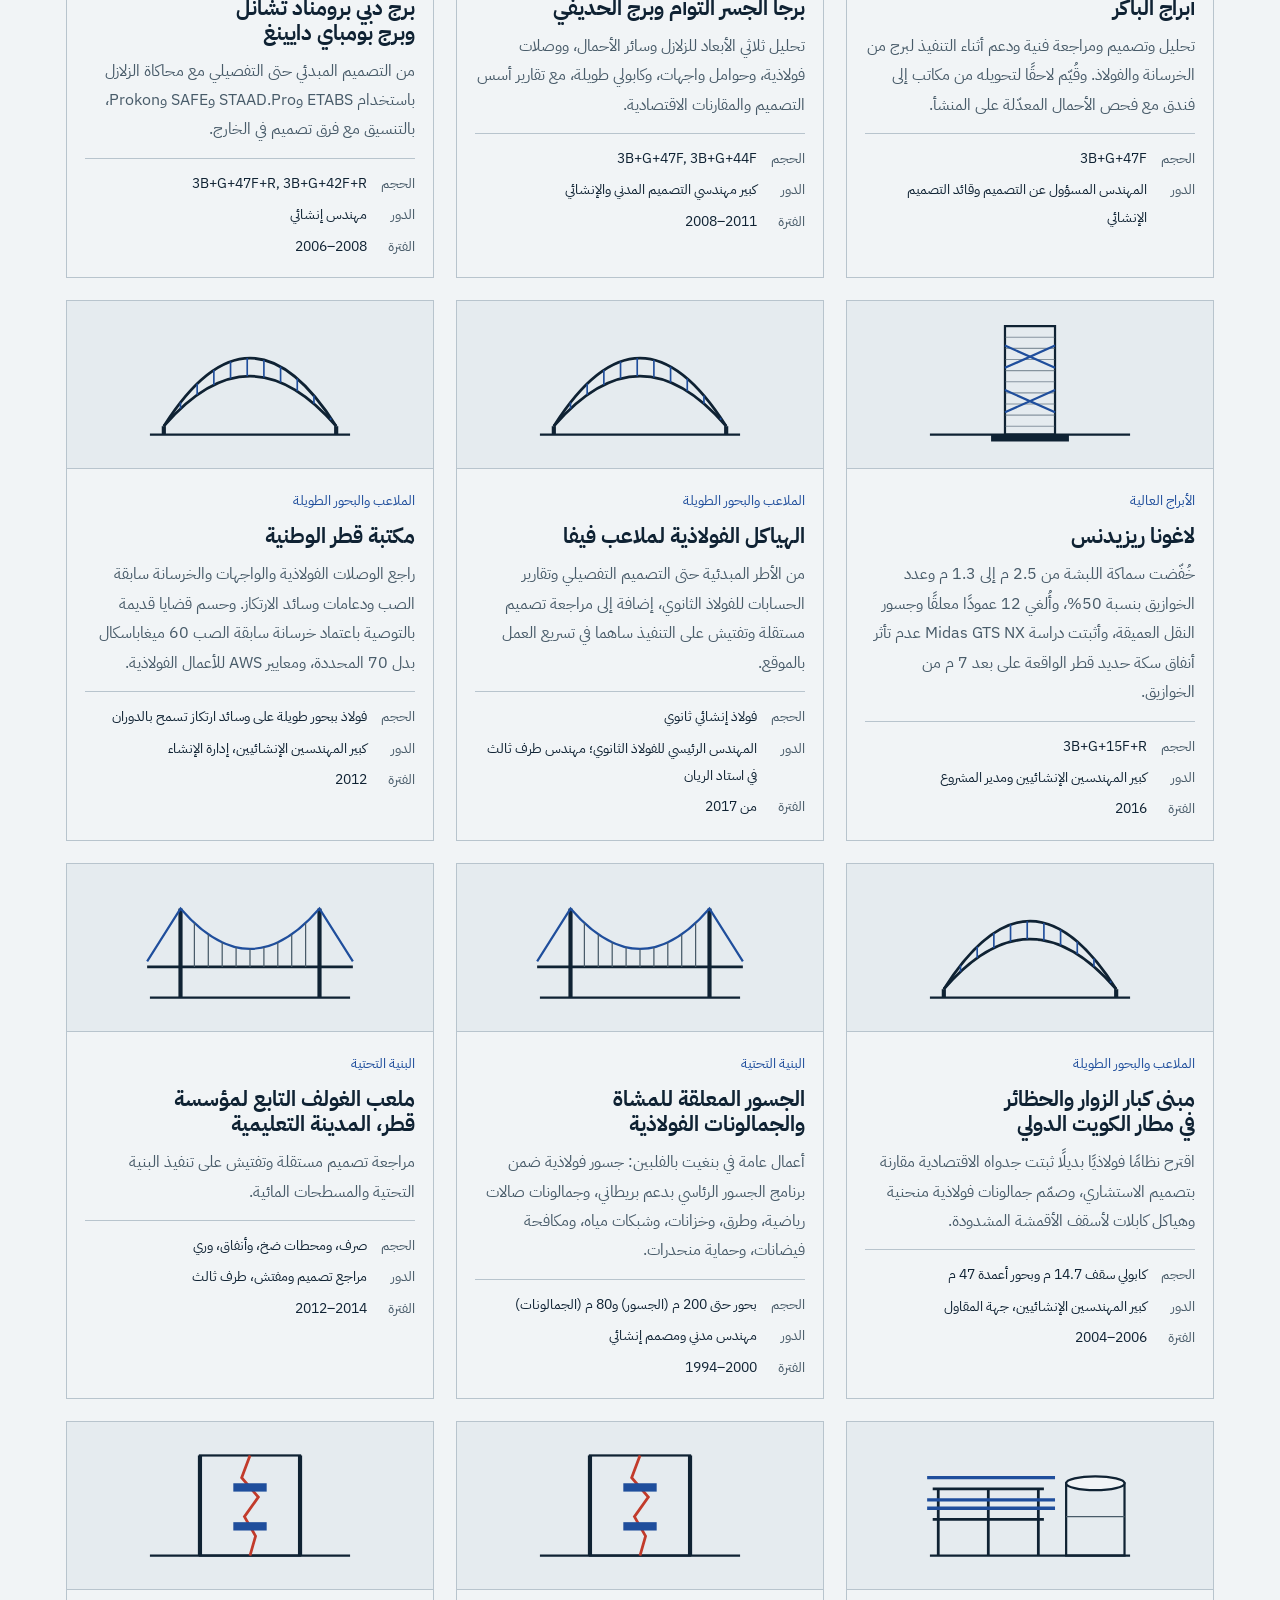
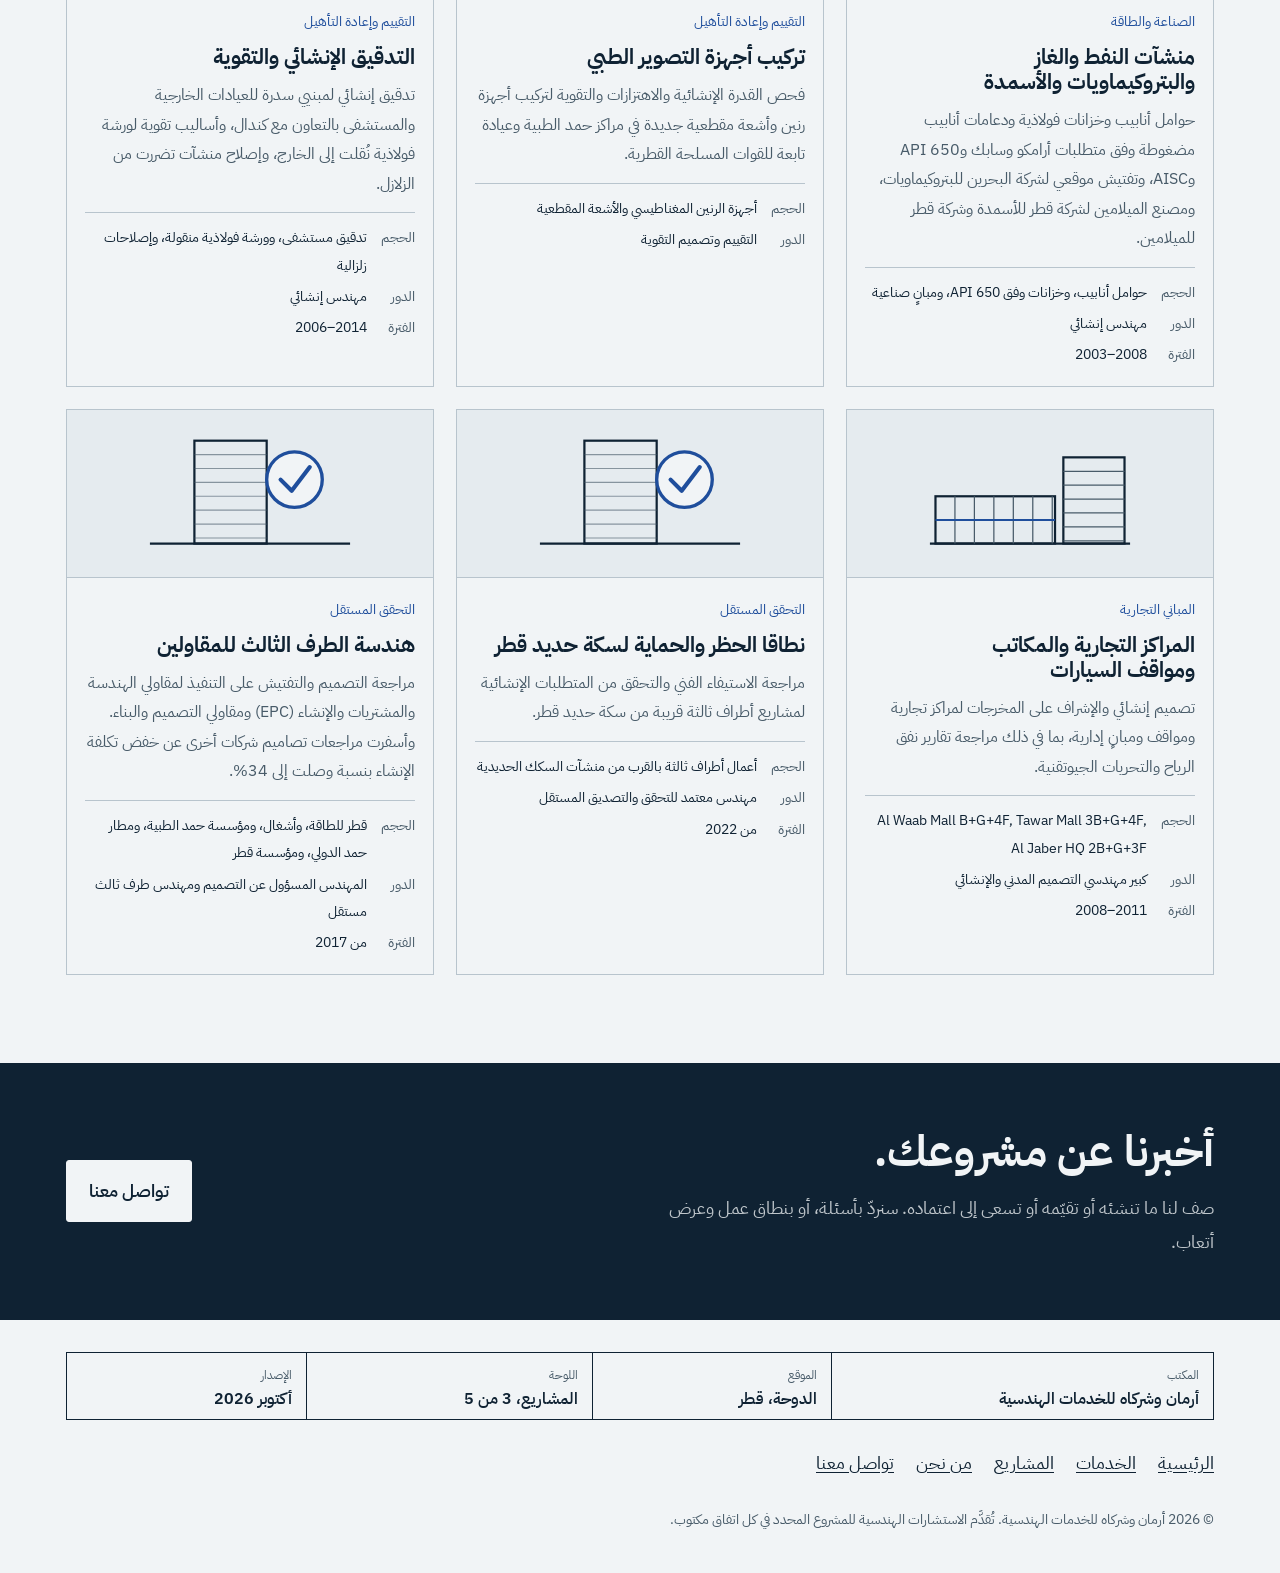
<file: ar/projects.html>
<!doctype html>
<html lang="ar" dir="rtl">
<head>
<meta charset="utf-8">
<meta name="viewport" content="width=device-width, initial-scale=1, viewport-fit=cover">
<title>المشاريع | أرمان وشركاه للخدمات الهندسية</title>
<meta name="description" content="مشاريع وخبرات مختارة لمهندسينا الرئيسيين: الأبراج العالية، وهياكل الملاعب الفولاذية، والمنشآت ذات البحور الطويلة، والبنية التحتية، وإعادة التأهيل.">
<meta name="claude:viewport-fit-sides" content="cover">
<meta property="og:title" content="المشاريع | أرمان وشركاه للخدمات الهندسية">
<meta property="og:description" content="مشاريع وخبرات مختارة لمهندسينا الرئيسيين: الأبراج العالية، وهياكل الملاعب الفولاذية، والمنشآت ذات البحور الطويلة، والبنية التحتية، وإعادة التأهيل.">
<meta property="og:type" content="website">
<meta name="color-scheme" content="light dark">
<link rel="icon" href="../assets/favicon.svg" type="image/svg+xml">
<link rel="preconnect" href="https://fonts.googleapis.com">
<link rel="preconnect" href="https://fonts.gstatic.com" crossorigin>
<link rel="stylesheet" href="https://fonts.googleapis.com/css2?family=Archivo:wdth,wght@62..125,500..900&family=IBM+Plex+Mono:wght@400;500&family=IBM+Plex+Sans+Arabic:wght@400;500;600;700&family=IBM+Plex+Sans:wght@400;500;600&display=swap">
<link rel="stylesheet" href="../assets/style.css">
</head>
<body>
<a class="skip" href="#main">انتقل إلى المحتوى</a>
<header class="top"><div class="wrap">
  <a class="brand" href="index.html" aria-label="أرمان وشركاه للخدمات الهندسية"><svg viewBox="0 0 40 40" width="40" height="40" aria-hidden="true" focusable="false"><path d="M5 35 L20 5 L35 35" fill="none" stroke="currentColor" stroke-width="3" stroke-linejoin="round" stroke-linecap="round"/><path d="M11 23 H29" fill="none" stroke="currentColor" stroke-width="3" stroke-linecap="round"/><path d="M11 23 L20 35 L29 23" fill="none" stroke="var(--blue)" stroke-width="2" stroke-linejoin="round" stroke-linecap="round"/><circle cx="20" cy="5" r="2.6" fill="var(--paper)" stroke="currentColor" stroke-width="2"/></svg><span><b>أرمان وشركاه</b><small>للخدمات الهندسية</small></span></a>
  <button class="menu-btn" type="button" aria-expanded="false" aria-controls="site-nav">القائمة</button>
  <nav class="nav" id="site-nav" aria-label="Main"><a href="index.html">الرئيسية</a><a href="services.html">الخدمات</a><a href="projects.html" aria-current="page">المشاريع</a><a href="about.html">من نحن</a><a href="contact.html">تواصل معنا</a></nav>
  <a class="lang" href="../projects.html" lang="en" hreflang="en">English</a>
</div></header>
<main id="main">
<div class="wrap"><div class="ph"><h1 class="h1 page">المشاريع</h1><p class="lead">أعمال مختارة لمهندسينا الرئيسيين، مصنّفة حسب النوع. نذكر الحجم والدور لتحكم على مدى قربها من مشروعك.</p></div><div class="dim" aria-hidden="true"></div></div>
<section class="band" style="border-top:0"><div class="wrap">
  <p class="notice">اكتُسبت هذه الخبرة ضمن فرق المشاريع التي عمل فيها مهندسونا قبل أرمان وشركاه وبالتوازي معه. وهي تعرض ما أنجزوه، وليست قائمة بأعمال أرمان وشركاه.</p>
</div></section>
<section class="band" style="border-top:0;padding-top:0"><div class="wrap split">
  <div><h2 class="h2">نتائج من أعمال مهندسينا السابقة</h2><p class="lead" style="margin-top:14px;font-size:1.05rem">مشروع لاغونا ريزيدنس، 3B+G+15F+R، قطر. راجع أرماندو تصميم الاستشاري الفرعي بصفته كبير المهندسين الإنشائيين ومدير المشروع، ووجّه التعديلات التالية.</p><ul class="facts"><li><b><bdi dir="ltr">2.5 → 1.3 m</bdi></b>سماكة اللبشة (Raft).</li><li><b><bdi dir="ltr">–50%</bdi></b>عدد الخوازيق، بعد تحسين توزيعها.</li><li><b><bdi dir="ltr">12</bdi></b>عمودًا معلقًا مع جسور نقل بعمق 2.5 م أُلغيت بتحسين توزيع الأعمدة.</li><li><b><bdi dir="ltr">0</bdi></b>خوازيق دعم للحفر، استُعيض عنها بنظام حفر مفتوح.</li></ul></div>
  <figure class="fig"><div class="draw" dir="ltr"><svg viewBox="0 0 520 330" role="img" aria-label="Raft thickness reduced from 2.5 metres to 1.3 metres, with half the piles"><defs><pattern id="hatchR" width="7" height="7" patternUnits="userSpaceOnUse"><path d="M0 7 L7 0" class="s-mid" stroke-width="1"/></pattern></defs><text x="50" y="26" class="tx k">التصميم الأصلي</text><text x="310" y="26" class="tx k">التصميم المعدّل</text><rect x="50" y="56" width="170" height="150" fill="url(#hatchR)" class="s-ink" stroke-width="1.6"/><rect x="310" y="56" width="170" height="78" fill="url(#hatchR)" class="s-ink" stroke-width="1.6"/><line x1="14" y1="56" x2="506" y2="56" class="s-line" stroke-width="1" stroke-dasharray="4 3"/><line x1="32" y1="56" x2="32" y2="206" class="s-blue" stroke-width="1.4"/><line x1="26" y1="62" x2="38" y2="50" class="s-blue" stroke-width="1.8"/><line x1="26" y1="212" x2="38" y2="200" class="s-blue" stroke-width="1.8"/><text x="24" y="135.0" text-anchor="end" class="tx b" transform="rotate(-90 24 135.0)" dy="-2">2.5 m</text><line x1="292" y1="56" x2="292" y2="134" class="s-blue" stroke-width="1.4"/><line x1="286" y1="62" x2="298" y2="50" class="s-blue" stroke-width="1.8"/><line x1="286" y1="140" x2="298" y2="128" class="s-blue" stroke-width="1.8"/><text x="284" y="99.0" text-anchor="end" class="tx b" transform="rotate(-90 284 99.0)" dy="-2">1.3 m</text><line x1="62.0" y1="206" x2="62.0" y2="276" class="s-mid" stroke-width="5"/><line x1="82.9" y1="206" x2="82.9" y2="276" class="s-mid" stroke-width="5"/><line x1="103.7" y1="206" x2="103.7" y2="276" class="s-mid" stroke-width="5"/><line x1="124.6" y1="206" x2="124.6" y2="276" class="s-mid" stroke-width="5"/><line x1="145.4" y1="206" x2="145.4" y2="276" class="s-mid" stroke-width="5"/><line x1="166.3" y1="206" x2="166.3" y2="276" class="s-mid" stroke-width="5"/><line x1="187.1" y1="206" x2="187.1" y2="276" class="s-mid" stroke-width="5"/><line x1="208.0" y1="206" x2="208.0" y2="276" class="s-mid" stroke-width="5"/><line x1="322.0" y1="134" x2="322.0" y2="276" class="s-mid" stroke-width="5"/><line x1="370.7" y1="134" x2="370.7" y2="276" class="s-mid" stroke-width="5"/><line x1="419.3" y1="134" x2="419.3" y2="276" class="s-mid" stroke-width="5"/><line x1="468.0" y1="134" x2="468.0" y2="276" class="s-mid" stroke-width="5"/><text x="310" y="306" class="tx b">نصف عدد الخوازيق</text></svg></div><figcaption><b>الشكل 2.</b> سماكة اللبشة بمقياس رسم. عدد الخوازيق تخطيطي.</figcaption></figure>
</div></section>
<section class="band"><div class="wrap">
  <div class="chips" role="group" aria-label="المشاريع"><button type="button" class="chip" data-filter="all" aria-pressed="true">الكل</button><button type="button" class="chip" data-filter="towers" aria-pressed="false">الأبراج العالية</button><button type="button" class="chip" data-filter="longspan" aria-pressed="false">الملاعب والبحور الطويلة</button><button type="button" class="chip" data-filter="commercial" aria-pressed="false">المباني التجارية</button><button type="button" class="chip" data-filter="infra" aria-pressed="false">البنية التحتية</button><button type="button" class="chip" data-filter="industrial" aria-pressed="false">الصناعة والطاقة</button><button type="button" class="chip" data-filter="rehab" aria-pressed="false">التقييم وإعادة التأهيل</button><button type="button" class="chip" data-filter="verify" aria-pressed="false">التحقق المستقل</button></div>
  <p class="count" id="proj-count" aria-live="polite" data-template="عرض {n} من {t} مشروعًا">عرض 15 من 15 مشروعًا</p>
  <div class="grid"><article class="card" data-cat="towers">
  <div class="art" dir="ltr"><svg viewBox="0 0 160 100" aria-hidden="true" focusable="false"><line x1="8" y1="86" x2="152" y2="86" class="s-ink" stroke-width="1.6"/><rect x="62" y="8" width="36" height="78" class="s-ink" stroke-width="1.6"/><line x1="62" y1="16" x2="98" y2="16" class="s-mid" stroke-width=".8" opacity=".6"/><line x1="62" y1="24" x2="98" y2="24" class="s-mid" stroke-width=".8" opacity=".6"/><line x1="62" y1="32" x2="98" y2="32" class="s-mid" stroke-width=".8" opacity=".6"/><line x1="62" y1="40" x2="98" y2="40" class="s-mid" stroke-width=".8" opacity=".6"/><line x1="62" y1="48" x2="98" y2="48" class="s-mid" stroke-width=".8" opacity=".6"/><line x1="62" y1="56" x2="98" y2="56" class="s-mid" stroke-width=".8" opacity=".6"/><line x1="62" y1="64" x2="98" y2="64" class="s-mid" stroke-width=".8" opacity=".6"/><line x1="62" y1="72" x2="98" y2="72" class="s-mid" stroke-width=".8" opacity=".6"/><line x1="62" y1="80" x2="98" y2="80" class="s-mid" stroke-width=".8" opacity=".6"/><line x1="62" y1="22" x2="98" y2="38" class="s-blue" stroke-width="1.6"/><line x1="98" y1="22" x2="62" y2="38" class="s-blue" stroke-width="1.6"/><line x1="62" y1="54" x2="98" y2="70" class="s-blue" stroke-width="1.6"/><line x1="98" y1="54" x2="62" y2="70" class="s-blue" stroke-width="1.6"/><rect x="52" y="86" width="56" height="5" class="f-ink"/></svg></div>
  <div class="in"><span class="cat">الأبراج العالية</span><h2 class="h3">أبراج الباكر</h2><p>تحليل وتصميم ومراجعة فنية ودعم أثناء التنفيذ لبرج من الخرسانة والفولاذ. وقُيّم لاحقًا لتحويله من مكاتب إلى فندق مع فحص الأحمال المعدّلة على المنشأ.</p><dl><dt>الحجم</dt><dd><bdi dir="ltr">3B+G+47F</bdi></dd><dt>الدور</dt><dd>المهندس المسؤول عن التصميم وقائد التصميم الإنشائي</dd></dl></div>
</article><article class="card" data-cat="towers">
  <div class="art" dir="ltr"><svg viewBox="0 0 160 100" aria-hidden="true" focusable="false"><line x1="8" y1="86" x2="152" y2="86" class="s-ink" stroke-width="1.6"/><rect x="62" y="8" width="36" height="78" class="s-ink" stroke-width="1.6"/><line x1="62" y1="16" x2="98" y2="16" class="s-mid" stroke-width=".8" opacity=".6"/><line x1="62" y1="24" x2="98" y2="24" class="s-mid" stroke-width=".8" opacity=".6"/><line x1="62" y1="32" x2="98" y2="32" class="s-mid" stroke-width=".8" opacity=".6"/><line x1="62" y1="40" x2="98" y2="40" class="s-mid" stroke-width=".8" opacity=".6"/><line x1="62" y1="48" x2="98" y2="48" class="s-mid" stroke-width=".8" opacity=".6"/><line x1="62" y1="56" x2="98" y2="56" class="s-mid" stroke-width=".8" opacity=".6"/><line x1="62" y1="64" x2="98" y2="64" class="s-mid" stroke-width=".8" opacity=".6"/><line x1="62" y1="72" x2="98" y2="72" class="s-mid" stroke-width=".8" opacity=".6"/><line x1="62" y1="80" x2="98" y2="80" class="s-mid" stroke-width=".8" opacity=".6"/><line x1="62" y1="22" x2="98" y2="38" class="s-blue" stroke-width="1.6"/><line x1="98" y1="22" x2="62" y2="38" class="s-blue" stroke-width="1.6"/><line x1="62" y1="54" x2="98" y2="70" class="s-blue" stroke-width="1.6"/><line x1="98" y1="54" x2="62" y2="70" class="s-blue" stroke-width="1.6"/><rect x="52" y="86" width="56" height="5" class="f-ink"/></svg></div>
  <div class="in"><span class="cat">الأبراج العالية</span><h2 class="h3">برجا الجسر التوأم وبرج الحديفي</h2><p>تحليل ثلاثي الأبعاد للزلازل وسائر الأحمال، ووصلات فولاذية، وحوامل واجهات، وكابولي طويلة، مع تقارير أسس التصميم والمقارنات الاقتصادية.</p><dl><dt>الحجم</dt><dd><bdi dir="ltr">3B+G+47F, 3B+G+44F</bdi></dd><dt>الدور</dt><dd>كبير مهندسي التصميم المدني والإنشائي</dd><dt>الفترة</dt><dd><bdi dir="ltr">2008–2011</bdi></dd></dl></div>
</article><article class="card" data-cat="towers">
  <div class="art" dir="ltr"><svg viewBox="0 0 160 100" aria-hidden="true" focusable="false"><line x1="8" y1="86" x2="152" y2="86" class="s-ink" stroke-width="1.6"/><rect x="62" y="8" width="36" height="78" class="s-ink" stroke-width="1.6"/><line x1="62" y1="16" x2="98" y2="16" class="s-mid" stroke-width=".8" opacity=".6"/><line x1="62" y1="24" x2="98" y2="24" class="s-mid" stroke-width=".8" opacity=".6"/><line x1="62" y1="32" x2="98" y2="32" class="s-mid" stroke-width=".8" opacity=".6"/><line x1="62" y1="40" x2="98" y2="40" class="s-mid" stroke-width=".8" opacity=".6"/><line x1="62" y1="48" x2="98" y2="48" class="s-mid" stroke-width=".8" opacity=".6"/><line x1="62" y1="56" x2="98" y2="56" class="s-mid" stroke-width=".8" opacity=".6"/><line x1="62" y1="64" x2="98" y2="64" class="s-mid" stroke-width=".8" opacity=".6"/><line x1="62" y1="72" x2="98" y2="72" class="s-mid" stroke-width=".8" opacity=".6"/><line x1="62" y1="80" x2="98" y2="80" class="s-mid" stroke-width=".8" opacity=".6"/><line x1="62" y1="22" x2="98" y2="38" class="s-blue" stroke-width="1.6"/><line x1="98" y1="22" x2="62" y2="38" class="s-blue" stroke-width="1.6"/><line x1="62" y1="54" x2="98" y2="70" class="s-blue" stroke-width="1.6"/><line x1="98" y1="54" x2="62" y2="70" class="s-blue" stroke-width="1.6"/><rect x="52" y="86" width="56" height="5" class="f-ink"/></svg></div>
  <div class="in"><span class="cat">الأبراج العالية</span><h2 class="h3">برج دبي برومناد تشانل وبرج بومباي دايينغ</h2><p>من التصميم المبدئي حتى التفصيلي مع محاكاة الزلازل باستخدام ETABS وSTAAD.Pro وSAFE وProkon، بالتنسيق مع فرق تصميم في الخارج.</p><dl><dt>الحجم</dt><dd><bdi dir="ltr">3B+G+47F+R, 3B+G+42F+R</bdi></dd><dt>الدور</dt><dd>مهندس إنشائي</dd><dt>الفترة</dt><dd><bdi dir="ltr">2006–2008</bdi></dd></dl></div>
</article><article class="card" data-cat="towers">
  <div class="art" dir="ltr"><svg viewBox="0 0 160 100" aria-hidden="true" focusable="false"><line x1="8" y1="86" x2="152" y2="86" class="s-ink" stroke-width="1.6"/><rect x="62" y="8" width="36" height="78" class="s-ink" stroke-width="1.6"/><line x1="62" y1="16" x2="98" y2="16" class="s-mid" stroke-width=".8" opacity=".6"/><line x1="62" y1="24" x2="98" y2="24" class="s-mid" stroke-width=".8" opacity=".6"/><line x1="62" y1="32" x2="98" y2="32" class="s-mid" stroke-width=".8" opacity=".6"/><line x1="62" y1="40" x2="98" y2="40" class="s-mid" stroke-width=".8" opacity=".6"/><line x1="62" y1="48" x2="98" y2="48" class="s-mid" stroke-width=".8" opacity=".6"/><line x1="62" y1="56" x2="98" y2="56" class="s-mid" stroke-width=".8" opacity=".6"/><line x1="62" y1="64" x2="98" y2="64" class="s-mid" stroke-width=".8" opacity=".6"/><line x1="62" y1="72" x2="98" y2="72" class="s-mid" stroke-width=".8" opacity=".6"/><line x1="62" y1="80" x2="98" y2="80" class="s-mid" stroke-width=".8" opacity=".6"/><line x1="62" y1="22" x2="98" y2="38" class="s-blue" stroke-width="1.6"/><line x1="98" y1="22" x2="62" y2="38" class="s-blue" stroke-width="1.6"/><line x1="62" y1="54" x2="98" y2="70" class="s-blue" stroke-width="1.6"/><line x1="98" y1="54" x2="62" y2="70" class="s-blue" stroke-width="1.6"/><rect x="52" y="86" width="56" height="5" class="f-ink"/></svg></div>
  <div class="in"><span class="cat">الأبراج العالية</span><h2 class="h3">لاغونا ريزيدنس</h2><p>خُفّضت سماكة اللبشة من 2.5 م إلى 1.3 م وعدد الخوازيق بنسبة 50%، وأُلغي 12 عمودًا معلقًا وجسور النقل العميقة، وأثبتت دراسة Midas GTS NX عدم تأثر أنفاق سكة حديد قطر الواقعة على بعد 7 م من الخوازيق.</p><dl><dt>الحجم</dt><dd><bdi dir="ltr">3B+G+15F+R</bdi></dd><dt>الدور</dt><dd>كبير المهندسين الإنشائيين ومدير المشروع</dd><dt>الفترة</dt><dd><bdi dir="ltr">2016</bdi></dd></dl></div>
</article><article class="card" data-cat="longspan">
  <div class="art" dir="ltr"><svg viewBox="0 0 160 100" aria-hidden="true" focusable="false"><line x1="8" y1="86" x2="152" y2="86" class="s-ink" stroke-width="1.6"/><path d="M18 80 Q80 -18 142 80" class="s-ink" stroke-width="2" fill="none"/><path d="M18 80 Q80 8 142 80" class="s-ink" stroke-width="2" fill="none"/><line x1="30" y1="62.9" x2="30" y2="67.4" class="s-blue" stroke-width="1.2"/><line x1="42" y1="49.4" x2="42" y2="57.5" class="s-blue" stroke-width="1.2"/><line x1="54" y1="39.6" x2="54" y2="50.3" class="s-blue" stroke-width="1.2"/><line x1="66" y1="33.5" x2="66" y2="45.8" class="s-blue" stroke-width="1.2"/><line x1="78" y1="31.1" x2="78" y2="44.0" class="s-blue" stroke-width="1.2"/><line x1="90" y1="32.3" x2="90" y2="44.9" class="s-blue" stroke-width="1.2"/><line x1="102" y1="37.2" x2="102" y2="48.5" class="s-blue" stroke-width="1.2"/><line x1="114" y1="45.7" x2="114" y2="54.8" class="s-blue" stroke-width="1.2"/><line x1="126" y1="58.0" x2="126" y2="63.8" class="s-blue" stroke-width="1.2"/><line x1="138" y1="73.9" x2="138" y2="75.5" class="s-blue" stroke-width="1.2"/><line x1="18" y1="80" x2="18" y2="86" class="s-ink" stroke-width="3"/><line x1="142" y1="80" x2="142" y2="86" class="s-ink" stroke-width="3"/></svg></div>
  <div class="in"><span class="cat">الملاعب والبحور الطويلة</span><h2 class="h3">الهياكل الفولاذية لملاعب فيفا</h2><p>من الأطر المبدئية حتى التصميم التفصيلي وتقارير الحسابات للفولاذ الثانوي، إضافة إلى مراجعة تصميم مستقلة وتفتيش على التنفيذ ساهما في تسريع العمل بالموقع.</p><dl><dt>الحجم</dt><dd>فولاذ إنشائي ثانوي</dd><dt>الدور</dt><dd>المهندس الرئيسي للفولاذ الثانوي؛ مهندس طرف ثالث في استاد الريان</dd><dt>الفترة</dt><dd><bdi dir="ltr">من 2017</bdi></dd></dl></div>
</article><article class="card" data-cat="longspan">
  <div class="art" dir="ltr"><svg viewBox="0 0 160 100" aria-hidden="true" focusable="false"><line x1="8" y1="86" x2="152" y2="86" class="s-ink" stroke-width="1.6"/><path d="M18 80 Q80 -18 142 80" class="s-ink" stroke-width="2" fill="none"/><path d="M18 80 Q80 8 142 80" class="s-ink" stroke-width="2" fill="none"/><line x1="30" y1="62.9" x2="30" y2="67.4" class="s-blue" stroke-width="1.2"/><line x1="42" y1="49.4" x2="42" y2="57.5" class="s-blue" stroke-width="1.2"/><line x1="54" y1="39.6" x2="54" y2="50.3" class="s-blue" stroke-width="1.2"/><line x1="66" y1="33.5" x2="66" y2="45.8" class="s-blue" stroke-width="1.2"/><line x1="78" y1="31.1" x2="78" y2="44.0" class="s-blue" stroke-width="1.2"/><line x1="90" y1="32.3" x2="90" y2="44.9" class="s-blue" stroke-width="1.2"/><line x1="102" y1="37.2" x2="102" y2="48.5" class="s-blue" stroke-width="1.2"/><line x1="114" y1="45.7" x2="114" y2="54.8" class="s-blue" stroke-width="1.2"/><line x1="126" y1="58.0" x2="126" y2="63.8" class="s-blue" stroke-width="1.2"/><line x1="138" y1="73.9" x2="138" y2="75.5" class="s-blue" stroke-width="1.2"/><line x1="18" y1="80" x2="18" y2="86" class="s-ink" stroke-width="3"/><line x1="142" y1="80" x2="142" y2="86" class="s-ink" stroke-width="3"/></svg></div>
  <div class="in"><span class="cat">الملاعب والبحور الطويلة</span><h2 class="h3">مكتبة قطر الوطنية</h2><p>راجع الوصلات الفولاذية والواجهات والخرسانة سابقة الصب ودعامات وسائد الارتكاز. وحسم قضايا قديمة بالتوصية باعتماد خرسانة سابقة الصب 60 ميغاباسكال بدل 70 المحددة، ومعايير AWS للأعمال الفولاذية.</p><dl><dt>الحجم</dt><dd>فولاذ ببحور طويلة على وسائد ارتكاز تسمح بالدوران</dd><dt>الدور</dt><dd>كبير المهندسين الإنشائيين، إدارة الإنشاء</dd><dt>الفترة</dt><dd><bdi dir="ltr">2012</bdi></dd></dl></div>
</article><article class="card" data-cat="longspan">
  <div class="art" dir="ltr"><svg viewBox="0 0 160 100" aria-hidden="true" focusable="false"><line x1="8" y1="86" x2="152" y2="86" class="s-ink" stroke-width="1.6"/><path d="M18 80 Q80 -18 142 80" class="s-ink" stroke-width="2" fill="none"/><path d="M18 80 Q80 8 142 80" class="s-ink" stroke-width="2" fill="none"/><line x1="30" y1="62.9" x2="30" y2="67.4" class="s-blue" stroke-width="1.2"/><line x1="42" y1="49.4" x2="42" y2="57.5" class="s-blue" stroke-width="1.2"/><line x1="54" y1="39.6" x2="54" y2="50.3" class="s-blue" stroke-width="1.2"/><line x1="66" y1="33.5" x2="66" y2="45.8" class="s-blue" stroke-width="1.2"/><line x1="78" y1="31.1" x2="78" y2="44.0" class="s-blue" stroke-width="1.2"/><line x1="90" y1="32.3" x2="90" y2="44.9" class="s-blue" stroke-width="1.2"/><line x1="102" y1="37.2" x2="102" y2="48.5" class="s-blue" stroke-width="1.2"/><line x1="114" y1="45.7" x2="114" y2="54.8" class="s-blue" stroke-width="1.2"/><line x1="126" y1="58.0" x2="126" y2="63.8" class="s-blue" stroke-width="1.2"/><line x1="138" y1="73.9" x2="138" y2="75.5" class="s-blue" stroke-width="1.2"/><line x1="18" y1="80" x2="18" y2="86" class="s-ink" stroke-width="3"/><line x1="142" y1="80" x2="142" y2="86" class="s-ink" stroke-width="3"/></svg></div>
  <div class="in"><span class="cat">الملاعب والبحور الطويلة</span><h2 class="h3">مبنى كبار الزوار والحظائر في مطار الكويت الدولي</h2><p>اقترح نظامًا فولاذيًا بديلًا ثبتت جدواه الاقتصادية مقارنة بتصميم الاستشاري، وصمّم جمالونات فولاذية منحنية وهياكل كابلات لأسقف الأقمشة المشدودة.</p><dl><dt>الحجم</dt><dd>كابولي سقف 14.7 م وبحور أعمدة 47 م</dd><dt>الدور</dt><dd>كبير المهندسين الإنشائيين، جهة المقاول</dd><dt>الفترة</dt><dd><bdi dir="ltr">2004–2006</bdi></dd></dl></div>
</article><article class="card" data-cat="infra">
  <div class="art" dir="ltr"><svg viewBox="0 0 160 100" aria-hidden="true" focusable="false"><line x1="8" y1="86" x2="152" y2="86" class="s-ink" stroke-width="1.6"/><line x1="30" y1="22" x2="30" y2="86" class="s-ink" stroke-width="3"/><line x1="130" y1="22" x2="130" y2="86" class="s-ink" stroke-width="3"/><line x1="6" y1="64" x2="154" y2="64" class="s-ink" stroke-width="2"/><path d="M6 60 L30 22 Q80 80 130 22 L154 60" class="s-blue" stroke-width="1.6" fill="none"/><line x1="40" y1="32.4" x2="40" y2="64" class="s-mid" stroke-width=".9"/><line x1="50" y1="40.6" x2="50" y2="64" class="s-mid" stroke-width=".9"/><line x1="60" y1="46.4" x2="60" y2="64" class="s-mid" stroke-width=".9"/><line x1="70" y1="49.8" x2="70" y2="64" class="s-mid" stroke-width=".9"/><line x1="80" y1="51.0" x2="80" y2="64" class="s-mid" stroke-width=".9"/><line x1="90" y1="49.8" x2="90" y2="64" class="s-mid" stroke-width=".9"/><line x1="100" y1="46.4" x2="100" y2="64" class="s-mid" stroke-width=".9"/><line x1="110" y1="40.6" x2="110" y2="64" class="s-mid" stroke-width=".9"/><line x1="120" y1="32.4" x2="120" y2="64" class="s-mid" stroke-width=".9"/></svg></div>
  <div class="in"><span class="cat">البنية التحتية</span><h2 class="h3">الجسور المعلقة للمشاة والجمالونات الفولاذية</h2><p>أعمال عامة في بنغيت بالفلبين: جسور فولاذية ضمن برنامج الجسور الرئاسي بدعم بريطاني، وجمالونات صالات رياضية، وطرق، وخزانات، وشبكات مياه، ومكافحة فيضانات، وحماية منحدرات.</p><dl><dt>الحجم</dt><dd>بحور حتى 200 م (الجسور) و80 م (الجمالونات)</dd><dt>الدور</dt><dd>مهندس مدني ومصمم إنشائي</dd><dt>الفترة</dt><dd><bdi dir="ltr">1994–2000</bdi></dd></dl></div>
</article><article class="card" data-cat="infra">
  <div class="art" dir="ltr"><svg viewBox="0 0 160 100" aria-hidden="true" focusable="false"><line x1="8" y1="86" x2="152" y2="86" class="s-ink" stroke-width="1.6"/><line x1="30" y1="22" x2="30" y2="86" class="s-ink" stroke-width="3"/><line x1="130" y1="22" x2="130" y2="86" class="s-ink" stroke-width="3"/><line x1="6" y1="64" x2="154" y2="64" class="s-ink" stroke-width="2"/><path d="M6 60 L30 22 Q80 80 130 22 L154 60" class="s-blue" stroke-width="1.6" fill="none"/><line x1="40" y1="32.4" x2="40" y2="64" class="s-mid" stroke-width=".9"/><line x1="50" y1="40.6" x2="50" y2="64" class="s-mid" stroke-width=".9"/><line x1="60" y1="46.4" x2="60" y2="64" class="s-mid" stroke-width=".9"/><line x1="70" y1="49.8" x2="70" y2="64" class="s-mid" stroke-width=".9"/><line x1="80" y1="51.0" x2="80" y2="64" class="s-mid" stroke-width=".9"/><line x1="90" y1="49.8" x2="90" y2="64" class="s-mid" stroke-width=".9"/><line x1="100" y1="46.4" x2="100" y2="64" class="s-mid" stroke-width=".9"/><line x1="110" y1="40.6" x2="110" y2="64" class="s-mid" stroke-width=".9"/><line x1="120" y1="32.4" x2="120" y2="64" class="s-mid" stroke-width=".9"/></svg></div>
  <div class="in"><span class="cat">البنية التحتية</span><h2 class="h3">ملعب الغولف التابع لمؤسسة قطر، المدينة التعليمية</h2><p>مراجعة تصميم مستقلة وتفتيش على تنفيذ البنية التحتية والمسطحات المائية.</p><dl><dt>الحجم</dt><dd>صرف، ومحطات ضخ، وأنفاق، وري</dd><dt>الدور</dt><dd>مراجع تصميم ومفتش، طرف ثالث</dd><dt>الفترة</dt><dd><bdi dir="ltr">2012–2014</bdi></dd></dl></div>
</article><article class="card" data-cat="industrial">
  <div class="art" dir="ltr"><svg viewBox="0 0 160 100" aria-hidden="true" focusable="false"><line x1="8" y1="86" x2="152" y2="86" class="s-ink" stroke-width="1.6"/><line x1="14" y1="38" x2="14" y2="86" class="s-ink" stroke-width="2"/><line x1="50" y1="38" x2="50" y2="86" class="s-ink" stroke-width="2"/><line x1="86" y1="38" x2="86" y2="86" class="s-ink" stroke-width="2"/><line x1="10" y1="38" x2="90" y2="38" class="s-ink" stroke-width="2"/><line x1="10" y1="60" x2="90" y2="60" class="s-ink" stroke-width="2"/><line x1="6" y1="30" x2="98" y2="30" class="s-blue" stroke-width="2.4"/><line x1="6" y1="46" x2="98" y2="46" class="s-blue" stroke-width="2.4"/><line x1="6" y1="52" x2="98" y2="52" class="s-blue" stroke-width="2.4"/><rect x="106" y="34" width="42" height="52" class="s-ink" stroke-width="1.6"/><ellipse cx="127" cy="34" rx="21" ry="5" class="s-ink f-paper" stroke-width="1.6"/><line x1="106" y1="58" x2="148" y2="58" class="s-mid" stroke-width=".8"/></svg></div>
  <div class="in"><span class="cat">الصناعة والطاقة</span><h2 class="h3">منشآت النفط والغاز والبتروكيماويات والأسمدة</h2><p>حوامل أنابيب وخزانات فولاذية ودعامات أنابيب مضغوطة وفق متطلبات أرامكو وسابك وAPI 650 وAISC، وتفتيش موقعي لشركة البحرين للبتروكيماويات، ومصنع الميلامين لشركة قطر للأسمدة وشركة قطر للميلامين.</p><dl><dt>الحجم</dt><dd>حوامل أنابيب، وخزانات وفق API 650، ومبانٍ صناعية</dd><dt>الدور</dt><dd>مهندس إنشائي</dd><dt>الفترة</dt><dd><bdi dir="ltr">2003–2008</bdi></dd></dl></div>
</article><article class="card" data-cat="rehab">
  <div class="art" dir="ltr"><svg viewBox="0 0 160 100" aria-hidden="true" focusable="false"><line x1="8" y1="86" x2="152" y2="86" class="s-ink" stroke-width="1.6"/><rect x="44" y="14" width="72" height="72" class="s-ink" stroke-width="1.6"/><polyline points="80,14 74,30 86,44 76,58 84,72 80,86" class="s-red" stroke-width="2" fill="none"/><rect x="68" y="34" width="24" height="6" class="f-blue"/><rect x="68" y="62" width="24" height="6" class="f-blue"/><line x1="44" y1="14" x2="44" y2="86" class="s-ink" stroke-width="3"/><line x1="116" y1="14" x2="116" y2="86" class="s-ink" stroke-width="3"/></svg></div>
  <div class="in"><span class="cat">التقييم وإعادة التأهيل</span><h2 class="h3">تركيب أجهزة التصوير الطبي</h2><p>فحص القدرة الإنشائية والاهتزازات والتقوية لتركيب أجهزة رنين وأشعة مقطعية جديدة في مراكز حمد الطبية وعيادة تابعة للقوات المسلحة القطرية.</p><dl><dt>الحجم</dt><dd>أجهزة الرنين المغناطيسي والأشعة المقطعية</dd><dt>الدور</dt><dd>التقييم وتصميم التقوية</dd></dl></div>
</article><article class="card" data-cat="rehab">
  <div class="art" dir="ltr"><svg viewBox="0 0 160 100" aria-hidden="true" focusable="false"><line x1="8" y1="86" x2="152" y2="86" class="s-ink" stroke-width="1.6"/><rect x="44" y="14" width="72" height="72" class="s-ink" stroke-width="1.6"/><polyline points="80,14 74,30 86,44 76,58 84,72 80,86" class="s-red" stroke-width="2" fill="none"/><rect x="68" y="34" width="24" height="6" class="f-blue"/><rect x="68" y="62" width="24" height="6" class="f-blue"/><line x1="44" y1="14" x2="44" y2="86" class="s-ink" stroke-width="3"/><line x1="116" y1="14" x2="116" y2="86" class="s-ink" stroke-width="3"/></svg></div>
  <div class="in"><span class="cat">التقييم وإعادة التأهيل</span><h2 class="h3">التدقيق الإنشائي والتقوية</h2><p>تدقيق إنشائي لمبنيي سدرة للعيادات الخارجية والمستشفى بالتعاون مع كندال، وأساليب تقوية لورشة فولاذية نُقلت إلى الخارج، وإصلاح منشآت تضررت من الزلازل.</p><dl><dt>الحجم</dt><dd>تدقيق مستشفى، وورشة فولاذية منقولة، وإصلاحات زلزالية</dd><dt>الدور</dt><dd>مهندس إنشائي</dd><dt>الفترة</dt><dd><bdi dir="ltr">2006–2014</bdi></dd></dl></div>
</article><article class="card" data-cat="commercial">
  <div class="art" dir="ltr"><svg viewBox="0 0 160 100" aria-hidden="true" focusable="false"><line x1="8" y1="86" x2="152" y2="86" class="s-ink" stroke-width="1.6"/><rect x="12" y="52" width="86" height="34" class="s-ink" stroke-width="1.6"/><rect x="104" y="24" width="44" height="62" class="s-ink" stroke-width="1.6"/><line x1="26" y1="52" x2="26" y2="86" class="s-mid" stroke-width=".9"/><line x1="40" y1="52" x2="40" y2="86" class="s-mid" stroke-width=".9"/><line x1="54" y1="52" x2="54" y2="86" class="s-mid" stroke-width=".9"/><line x1="68" y1="52" x2="68" y2="86" class="s-mid" stroke-width=".9"/><line x1="82" y1="52" x2="82" y2="86" class="s-mid" stroke-width=".9"/><line x1="96" y1="52" x2="96" y2="86" class="s-mid" stroke-width=".9"/><line x1="104" y1="34" x2="148" y2="34" class="s-mid" stroke-width=".9"/><line x1="104" y1="44" x2="148" y2="44" class="s-mid" stroke-width=".9"/><line x1="104" y1="54" x2="148" y2="54" class="s-mid" stroke-width=".9"/><line x1="104" y1="64" x2="148" y2="64" class="s-mid" stroke-width=".9"/><line x1="104" y1="74" x2="148" y2="74" class="s-mid" stroke-width=".9"/><line x1="104" y1="84" x2="148" y2="84" class="s-mid" stroke-width=".9"/><line x1="12" y1="69" x2="98" y2="69" class="s-blue" stroke-width="1.4"/></svg></div>
  <div class="in"><span class="cat">المباني التجارية</span><h2 class="h3">المراكز التجارية والمكاتب ومواقف السيارات</h2><p>تصميم إنشائي والإشراف على المخرجات لمراكز تجارية ومواقف ومبانٍ إدارية، بما في ذلك مراجعة تقارير نفق الرياح والتحريات الجيوتقنية.</p><dl><dt>الحجم</dt><dd><bdi dir="ltr">Al Waab Mall B+G+4F, Tawar Mall 3B+G+4F, Al Jaber HQ 2B+G+3F</bdi></dd><dt>الدور</dt><dd>كبير مهندسي التصميم المدني والإنشائي</dd><dt>الفترة</dt><dd><bdi dir="ltr">2008–2011</bdi></dd></dl></div>
</article><article class="card" data-cat="verify">
  <div class="art" dir="ltr"><svg viewBox="0 0 160 100" aria-hidden="true" focusable="false"><line x1="8" y1="86" x2="152" y2="86" class="s-ink" stroke-width="1.6"/><rect x="40" y="12" width="52" height="74" class="s-ink" stroke-width="1.6"/><line x1="40" y1="22" x2="92" y2="22" class="s-mid" stroke-width=".8" opacity=".6"/><line x1="40" y1="32" x2="92" y2="32" class="s-mid" stroke-width=".8" opacity=".6"/><line x1="40" y1="42" x2="92" y2="42" class="s-mid" stroke-width=".8" opacity=".6"/><line x1="40" y1="52" x2="92" y2="52" class="s-mid" stroke-width=".8" opacity=".6"/><line x1="40" y1="62" x2="92" y2="62" class="s-mid" stroke-width=".8" opacity=".6"/><line x1="40" y1="72" x2="92" y2="72" class="s-mid" stroke-width=".8" opacity=".6"/><line x1="40" y1="82" x2="92" y2="82" class="s-mid" stroke-width=".8" opacity=".6"/><circle cx="112" cy="40" r="20" class="f-paper s-blue" stroke-width="2.4"/><polyline points="102,40 110,48 123,31" class="s-blue" stroke-width="3" fill="none" stroke-linecap="round" stroke-linejoin="round"/></svg></div>
  <div class="in"><span class="cat">التحقق المستقل</span><h2 class="h3">نطاقا الحظر والحماية لسكة حديد قطر</h2><p>مراجعة الاستيفاء الفني والتحقق من المتطلبات الإنشائية لمشاريع أطراف ثالثة قريبة من سكة حديد قطر.</p><dl><dt>الحجم</dt><dd>أعمال أطراف ثالثة بالقرب من منشآت السكك الحديدية</dd><dt>الدور</dt><dd>مهندس معتمد للتحقق والتصديق المستقل</dd><dt>الفترة</dt><dd><bdi dir="ltr">من 2022</bdi></dd></dl></div>
</article><article class="card" data-cat="verify">
  <div class="art" dir="ltr"><svg viewBox="0 0 160 100" aria-hidden="true" focusable="false"><line x1="8" y1="86" x2="152" y2="86" class="s-ink" stroke-width="1.6"/><rect x="40" y="12" width="52" height="74" class="s-ink" stroke-width="1.6"/><line x1="40" y1="22" x2="92" y2="22" class="s-mid" stroke-width=".8" opacity=".6"/><line x1="40" y1="32" x2="92" y2="32" class="s-mid" stroke-width=".8" opacity=".6"/><line x1="40" y1="42" x2="92" y2="42" class="s-mid" stroke-width=".8" opacity=".6"/><line x1="40" y1="52" x2="92" y2="52" class="s-mid" stroke-width=".8" opacity=".6"/><line x1="40" y1="62" x2="92" y2="62" class="s-mid" stroke-width=".8" opacity=".6"/><line x1="40" y1="72" x2="92" y2="72" class="s-mid" stroke-width=".8" opacity=".6"/><line x1="40" y1="82" x2="92" y2="82" class="s-mid" stroke-width=".8" opacity=".6"/><circle cx="112" cy="40" r="20" class="f-paper s-blue" stroke-width="2.4"/><polyline points="102,40 110,48 123,31" class="s-blue" stroke-width="3" fill="none" stroke-linecap="round" stroke-linejoin="round"/></svg></div>
  <div class="in"><span class="cat">التحقق المستقل</span><h2 class="h3">هندسة الطرف الثالث للمقاولين</h2><p>مراجعة التصميم والتفتيش على التنفيذ لمقاولي الهندسة والمشتريات والإنشاء (EPC) ومقاولي التصميم والبناء. وأسفرت مراجعات تصاميم شركات أخرى عن خفض تكلفة الإنشاء بنسبة وصلت إلى 34%.</p><dl><dt>الحجم</dt><dd>قطر للطاقة، وأشغال، ومؤسسة حمد الطبية، ومطار حمد الدولي، ومؤسسة قطر</dd><dt>الدور</dt><dd>المهندس المسؤول عن التصميم ومهندس طرف ثالث مستقل</dd><dt>الفترة</dt><dd><bdi dir="ltr">من 2017</bdi></dd></dl></div>
</article></div>
</div></section>
<section class="cta"><div class="wrap">
  <div><h2 class="h2">أخبرنا عن مشروعك.</h2><p>صف لنا ما تنشئه أو تقيّمه أو تسعى إلى اعتماده. سنردّ بأسئلة، أو بنطاق عمل وعرض أتعاب.</p></div>
  <a class="btn" href="contact.html">تواصل معنا</a>
</div></section>
</main>
<footer class="foot"><div class="wrap">
  <div class="tb">
    <div><small>المكتب</small><b>أرمان وشركاه للخدمات الهندسية</b></div>
    <div><small>الموقع</small><b>الدوحة، قطر</b></div>
    <div><small>اللوحة</small><b>المشاريع، 3 من 5</b></div>
    <div><small>الإصدار</small><b>أكتوبر 2026</b></div>
  </div>
  <nav aria-label="Footer"><a href="index.html">الرئيسية</a><a href="services.html">الخدمات</a><a href="projects.html">المشاريع</a><a href="about.html">من نحن</a><a href="contact.html">تواصل معنا</a></nav>
  <p class="small">© 2026 أرمان وشركاه للخدمات الهندسية. تُقدَّم الاستشارات الهندسية للمشروع المحدد في كل اتفاق مكتوب.</p>
</div></footer>
<script src="../assets/site.js" defer></script>
</body>
</html>
</file>
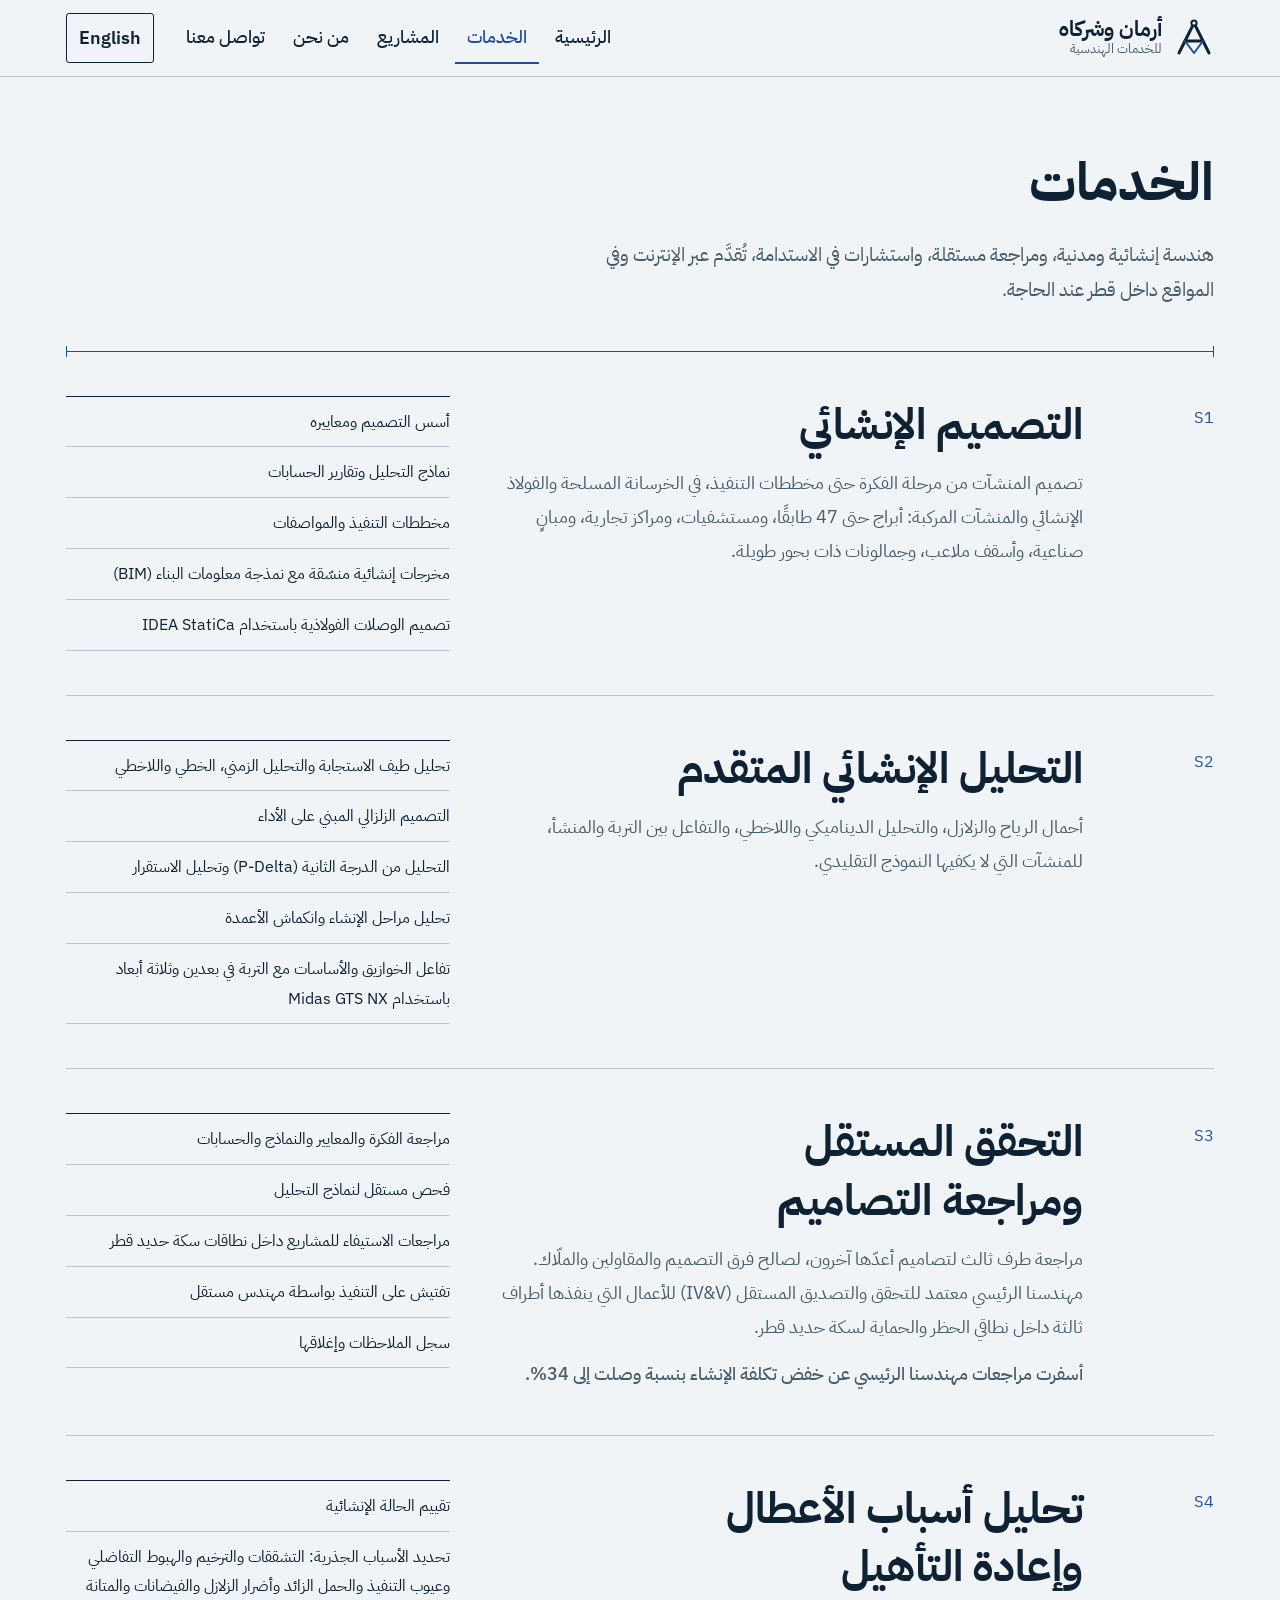
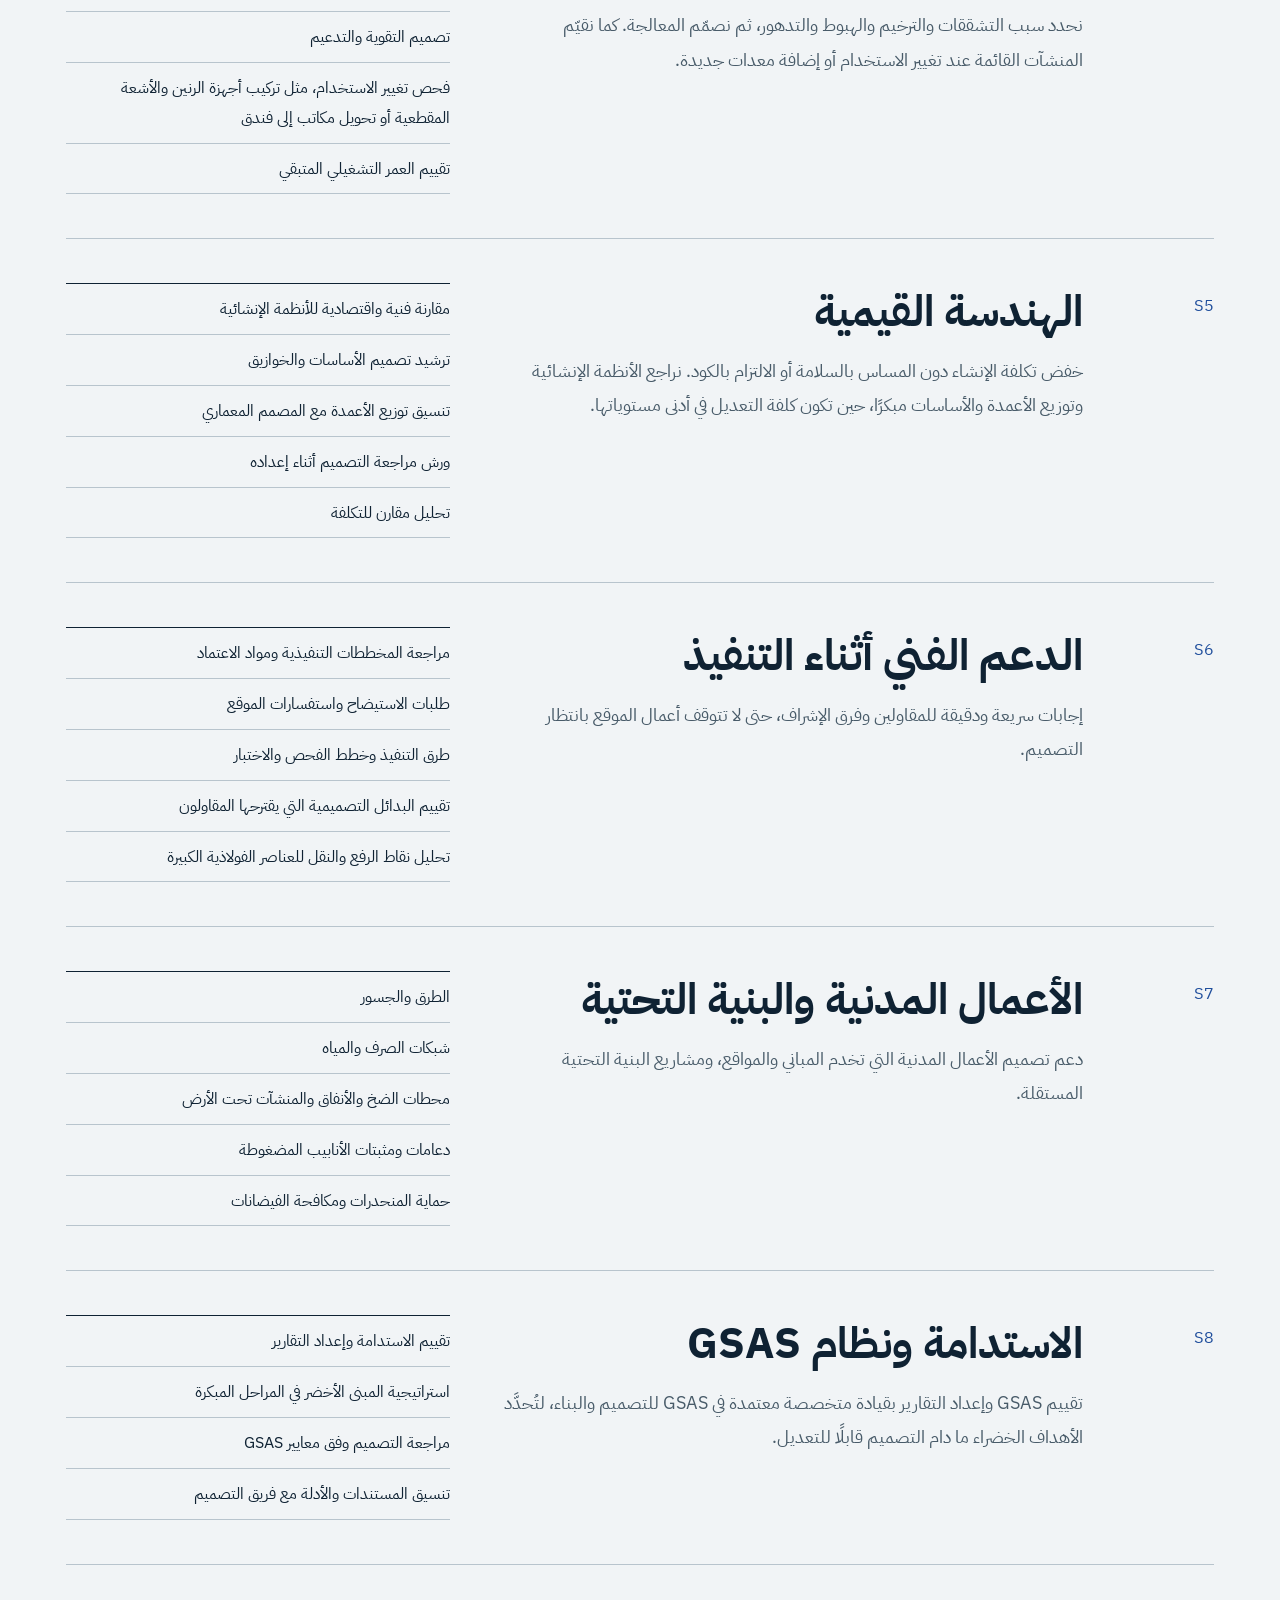
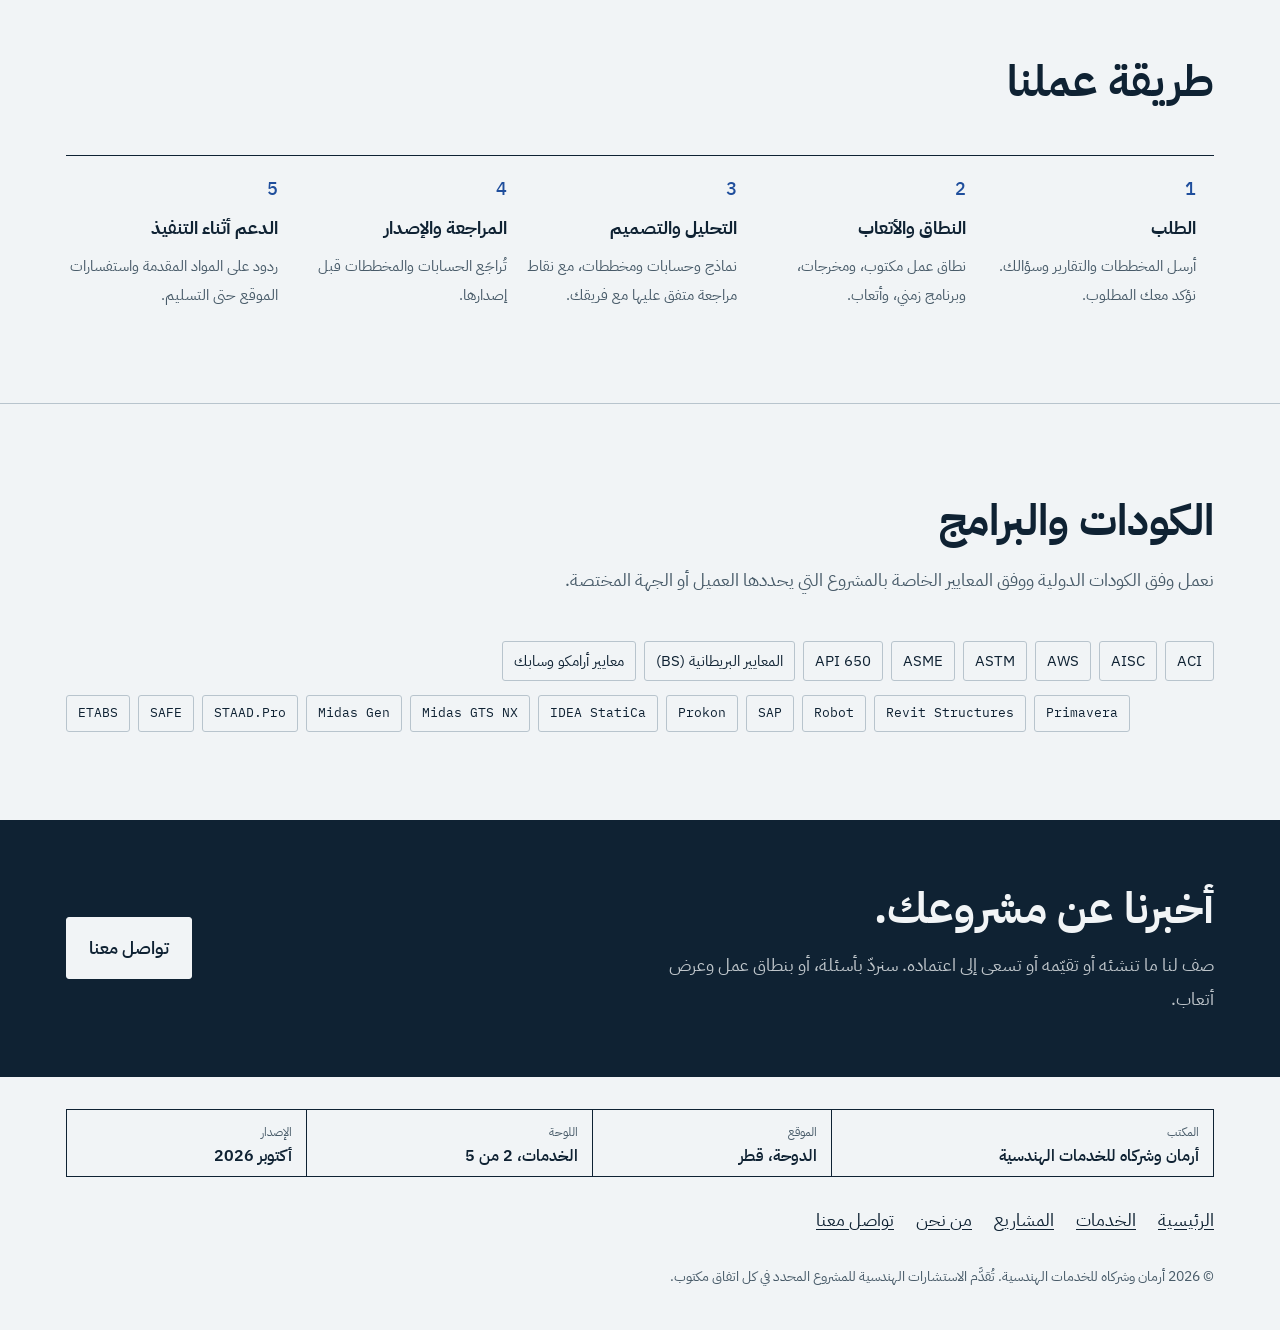
<file: ar/services.html>
<!doctype html>
<html lang="ar" dir="rtl">
<head>
<meta charset="utf-8">
<meta name="viewport" content="width=device-width, initial-scale=1, viewport-fit=cover">
<title>الخدمات | أرمان وشركاه للخدمات الهندسية</title>
<meta name="description" content="التصميم الإنشائي، والتحليل المتقدم، والتحقق المستقل، وتحليل أسباب الأعطال، والهندسة القيمية، والدعم أثناء التنفيذ، والأعمال المدنية، والاستدامة وفق GSAS.">
<meta name="claude:viewport-fit-sides" content="cover">
<meta property="og:title" content="الخدمات | أرمان وشركاه للخدمات الهندسية">
<meta property="og:description" content="التصميم الإنشائي، والتحليل المتقدم، والتحقق المستقل، وتحليل أسباب الأعطال، والهندسة القيمية، والدعم أثناء التنفيذ، والأعمال المدنية، والاستدامة وفق GSAS.">
<meta property="og:type" content="website">
<meta name="color-scheme" content="light dark">
<link rel="icon" href="../assets/favicon.svg" type="image/svg+xml">
<link rel="preconnect" href="https://fonts.googleapis.com">
<link rel="preconnect" href="https://fonts.gstatic.com" crossorigin>
<link rel="stylesheet" href="https://fonts.googleapis.com/css2?family=Archivo:wdth,wght@62..125,500..900&family=IBM+Plex+Mono:wght@400;500&family=IBM+Plex+Sans+Arabic:wght@400;500;600;700&family=IBM+Plex+Sans:wght@400;500;600&display=swap">
<link rel="stylesheet" href="../assets/style.css">
</head>
<body>
<a class="skip" href="#main">انتقل إلى المحتوى</a>
<header class="top"><div class="wrap">
  <a class="brand" href="index.html" aria-label="أرمان وشركاه للخدمات الهندسية"><svg viewBox="0 0 40 40" width="40" height="40" aria-hidden="true" focusable="false"><path d="M5 35 L20 5 L35 35" fill="none" stroke="currentColor" stroke-width="3" stroke-linejoin="round" stroke-linecap="round"/><path d="M11 23 H29" fill="none" stroke="currentColor" stroke-width="3" stroke-linecap="round"/><path d="M11 23 L20 35 L29 23" fill="none" stroke="var(--blue)" stroke-width="2" stroke-linejoin="round" stroke-linecap="round"/><circle cx="20" cy="5" r="2.6" fill="var(--paper)" stroke="currentColor" stroke-width="2"/></svg><span><b>أرمان وشركاه</b><small>للخدمات الهندسية</small></span></a>
  <button class="menu-btn" type="button" aria-expanded="false" aria-controls="site-nav">القائمة</button>
  <nav class="nav" id="site-nav" aria-label="Main"><a href="index.html">الرئيسية</a><a href="services.html" aria-current="page">الخدمات</a><a href="projects.html">المشاريع</a><a href="about.html">من نحن</a><a href="contact.html">تواصل معنا</a></nav>
  <a class="lang" href="../services.html" lang="en" hreflang="en">English</a>
</div></header>
<main id="main">
<div class="wrap"><div class="ph"><h1 class="h1 page">الخدمات</h1><p class="lead">هندسة إنشائية ومدنية، ومراجعة مستقلة، واستشارات في الاستدامة، تُقدَّم عبر الإنترنت وفي المواقع داخل قطر عند الحاجة.</p></div><div class="dim" aria-hidden="true"></div></div>
<div class="wrap"><article class="svc" id="s1">
  <span class="ref">S1</span>
  <div class="body"><h2 class="h2">التصميم الإنشائي</h2><p>تصميم المنشآت من مرحلة الفكرة حتى مخططات التنفيذ، في الخرسانة المسلحة والفولاذ الإنشائي والمنشآت المركبة: أبراج حتى 47 طابقًا، ومستشفيات، ومراكز تجارية، ومبانٍ صناعية، وأسقف ملاعب، وجمالونات ذات بحور طويلة.</p></div>
  <div><p class="sr">المخرجات المعتادة</p><ul aria-label="المخرجات المعتادة"><li>أسس التصميم ومعاييره</li><li>نماذج التحليل وتقارير الحسابات</li><li>مخططات التنفيذ والمواصفات</li><li>مخرجات إنشائية منسّقة مع نمذجة معلومات البناء (BIM)</li><li>تصميم الوصلات الفولاذية باستخدام IDEA StatiCa</li></ul></div>
</article><article class="svc" id="s2">
  <span class="ref">S2</span>
  <div class="body"><h2 class="h2">التحليل الإنشائي المتقدم</h2><p>أحمال الرياح والزلازل، والتحليل الديناميكي واللاخطي، والتفاعل بين التربة والمنشأ، للمنشآت التي لا يكفيها النموذج التقليدي.</p></div>
  <div><p class="sr">المخرجات المعتادة</p><ul aria-label="المخرجات المعتادة"><li>تحليل طيف الاستجابة والتحليل الزمني، الخطي واللاخطي</li><li>التصميم الزلزالي المبني على الأداء</li><li>التحليل من الدرجة الثانية (P-Delta) وتحليل الاستقرار</li><li>تحليل مراحل الإنشاء وانكماش الأعمدة</li><li>تفاعل الخوازيق والأساسات مع التربة في بعدين وثلاثة أبعاد باستخدام Midas GTS NX</li></ul></div>
</article><article class="svc" id="s3">
  <span class="ref">S3</span>
  <div class="body"><h2 class="h2">التحقق المستقل ومراجعة التصاميم</h2><p>مراجعة طرف ثالث لتصاميم أعدّها آخرون، لصالح فرق التصميم والمقاولين والملّاك. مهندسنا الرئيسي معتمد للتحقق والتصديق المستقل (IV&amp;V) للأعمال التي ينفذها أطراف ثالثة داخل نطاقي الحظر والحماية لسكة حديد قطر.</p><p class="note">أسفرت مراجعات مهندسنا الرئيسي عن خفض تكلفة الإنشاء بنسبة وصلت إلى 34%.</p></div>
  <div><p class="sr">المخرجات المعتادة</p><ul aria-label="المخرجات المعتادة"><li>مراجعة الفكرة والمعايير والنماذج والحسابات</li><li>فحص مستقل لنماذج التحليل</li><li>مراجعات الاستيفاء للمشاريع داخل نطاقات سكة حديد قطر</li><li>تفتيش على التنفيذ بواسطة مهندس مستقل</li><li>سجل الملاحظات وإغلاقها</li></ul></div>
</article><article class="svc" id="s4">
  <span class="ref">S4</span>
  <div class="body"><h2 class="h2">تحليل أسباب الأعطال وإعادة التأهيل</h2><p>نحدد سبب التشققات والترخيم والهبوط والتدهور، ثم نصمّم المعالجة. كما نقيّم المنشآت القائمة عند تغيير الاستخدام أو إضافة معدات جديدة.</p></div>
  <div><p class="sr">المخرجات المعتادة</p><ul aria-label="المخرجات المعتادة"><li>تقييم الحالة الإنشائية</li><li>تحديد الأسباب الجذرية: التشققات والترخيم والهبوط التفاضلي وعيوب التنفيذ والحمل الزائد وأضرار الزلازل والفيضانات والمتانة</li><li>تصميم التقوية والتدعيم</li><li>فحص تغيير الاستخدام، مثل تركيب أجهزة الرنين والأشعة المقطعية أو تحويل مكاتب إلى فندق</li><li>تقييم العمر التشغيلي المتبقي</li></ul></div>
</article><article class="svc" id="s5">
  <span class="ref">S5</span>
  <div class="body"><h2 class="h2">الهندسة القيمية</h2><p>خفض تكلفة الإنشاء دون المساس بالسلامة أو الالتزام بالكود. نراجع الأنظمة الإنشائية وتوزيع الأعمدة والأساسات مبكرًا، حين تكون كلفة التعديل في أدنى مستوياتها.</p></div>
  <div><p class="sr">المخرجات المعتادة</p><ul aria-label="المخرجات المعتادة"><li>مقارنة فنية واقتصادية للأنظمة الإنشائية</li><li>ترشيد تصميم الأساسات والخوازيق</li><li>تنسيق توزيع الأعمدة مع المصمم المعماري</li><li>ورش مراجعة التصميم أثناء إعداده</li><li>تحليل مقارن للتكلفة</li></ul></div>
</article><article class="svc" id="s6">
  <span class="ref">S6</span>
  <div class="body"><h2 class="h2">الدعم الفني أثناء التنفيذ</h2><p>إجابات سريعة ودقيقة للمقاولين وفرق الإشراف، حتى لا تتوقف أعمال الموقع بانتظار التصميم.</p></div>
  <div><p class="sr">المخرجات المعتادة</p><ul aria-label="المخرجات المعتادة"><li>مراجعة المخططات التنفيذية ومواد الاعتماد</li><li>طلبات الاستيضاح واستفسارات الموقع</li><li>طرق التنفيذ وخطط الفحص والاختبار</li><li>تقييم البدائل التصميمية التي يقترحها المقاولون</li><li>تحليل نقاط الرفع والنقل للعناصر الفولاذية الكبيرة</li></ul></div>
</article><article class="svc" id="s7">
  <span class="ref">S7</span>
  <div class="body"><h2 class="h2">الأعمال المدنية والبنية التحتية</h2><p>دعم تصميم الأعمال المدنية التي تخدم المباني والمواقع، ومشاريع البنية التحتية المستقلة.</p></div>
  <div><p class="sr">المخرجات المعتادة</p><ul aria-label="المخرجات المعتادة"><li>الطرق والجسور</li><li>شبكات الصرف والمياه</li><li>محطات الضخ والأنفاق والمنشآت تحت الأرض</li><li>دعامات ومثبتات الأنابيب المضغوطة</li><li>حماية المنحدرات ومكافحة الفيضانات</li></ul></div>
</article><article class="svc" id="s8">
  <span class="ref">S8</span>
  <div class="body"><h2 class="h2">الاستدامة ونظام GSAS</h2><p>تقييم GSAS وإعداد التقارير بقيادة متخصصة معتمدة في GSAS للتصميم والبناء، لتُحدَّد الأهداف الخضراء ما دام التصميم قابلًا للتعديل.</p></div>
  <div><p class="sr">المخرجات المعتادة</p><ul aria-label="المخرجات المعتادة"><li>تقييم الاستدامة وإعداد التقارير</li><li>استراتيجية المبنى الأخضر في المراحل المبكرة</li><li>مراجعة التصميم وفق معايير GSAS</li><li>تنسيق المستندات والأدلة مع فريق التصميم</li></ul></div>
</article></div>
<section class="band"><div class="wrap">
  <div class="sec-head"><h2 class="h2">طريقة عملنا</h2></div>
  <ol class="steps"><li><b>الطلب</b><span>أرسل المخططات والتقارير وسؤالك. نؤكد معك المطلوب.</span></li><li><b>النطاق والأتعاب</b><span>نطاق عمل مكتوب، ومخرجات، وبرنامج زمني، وأتعاب.</span></li><li><b>التحليل والتصميم</b><span>نماذج وحسابات ومخططات، مع نقاط مراجعة متفق عليها مع فريقك.</span></li><li><b>المراجعة والإصدار</b><span>تُراجَع الحسابات والمخططات قبل إصدارها.</span></li><li><b>الدعم أثناء التنفيذ</b><span>ردود على المواد المقدمة واستفسارات الموقع حتى التسليم.</span></li></ol>
</div></section>
<section class="band"><div class="wrap">
  <div class="sec-head"><h2 class="h2">الكودات والبرامج</h2><p>نعمل وفق الكودات الدولية ووفق المعايير الخاصة بالمشروع التي يحددها العميل أو الجهة المختصة.</p></div>
  <ul class="tags" style="margin-bottom:14px"><li>ACI</li><li>AISC</li><li>AWS</li><li>ASTM</li><li>ASME</li><li>API 650</li><li>المعايير البريطانية (BS)</li><li>معايير أرامكو وسابك</li></ul>
  <ul class="tags m" dir="ltr"><li>ETABS</li><li>SAFE</li><li>STAAD.Pro</li><li>Midas Gen</li><li>Midas GTS NX</li><li>IDEA StatiCa</li><li>Prokon</li><li>SAP</li><li>Robot</li><li>Revit Structures</li><li>Primavera</li></ul>
</div></section>
<section class="cta"><div class="wrap">
  <div><h2 class="h2">أخبرنا عن مشروعك.</h2><p>صف لنا ما تنشئه أو تقيّمه أو تسعى إلى اعتماده. سنردّ بأسئلة، أو بنطاق عمل وعرض أتعاب.</p></div>
  <a class="btn" href="contact.html">تواصل معنا</a>
</div></section>
</main>
<footer class="foot"><div class="wrap">
  <div class="tb">
    <div><small>المكتب</small><b>أرمان وشركاه للخدمات الهندسية</b></div>
    <div><small>الموقع</small><b>الدوحة، قطر</b></div>
    <div><small>اللوحة</small><b>الخدمات، 2 من 5</b></div>
    <div><small>الإصدار</small><b>أكتوبر 2026</b></div>
  </div>
  <nav aria-label="Footer"><a href="index.html">الرئيسية</a><a href="services.html">الخدمات</a><a href="projects.html">المشاريع</a><a href="about.html">من نحن</a><a href="contact.html">تواصل معنا</a></nav>
  <p class="small">© 2026 أرمان وشركاه للخدمات الهندسية. تُقدَّم الاستشارات الهندسية للمشروع المحدد في كل اتفاق مكتوب.</p>
</div></footer>
<script src="../assets/site.js" defer></script>
</body>
</html>
</file>
<file: assets/style.css>
/* Layout concept: an engineering drawing sheet.
   Cool drafting-paper ground, ink-navy linework, drawing-blue for dimensions and bracing,
   red reserved for loads. Start-aligned content on logical properties so Arabic (RTL) mirrors cleanly.
   The footer is a drawing title block; each page is a numbered sheet. */
:root {
  --paper: #F1F4F6;
  --surface: #E5EBEF;
  --ink: #0F2233;
  --ink-2: #485B69;
  --line: #B8C4CD;
  --grid: #DCE4E9;
  --blue: #1F4E9C;
  --on-blue: #FFFFFF;
  --green: #1B7552;
  --red: #C23B2B;
  --font-display: 'Archivo', 'IBM Plex Sans Arabic', system-ui, sans-serif;
  --font-body: 'IBM Plex Sans', 'IBM Plex Sans Arabic', system-ui, sans-serif;
  --font-mono: 'IBM Plex Mono', ui-monospace, Menlo, Consolas, monospace;
  --max: 1180px;
}
@media (prefers-color-scheme: dark) {
  :root:not([data-theme="light"]) {
    --paper: #0B1620; --surface: #122330; --ink: #E7EEF3; --ink-2: #9DB0BE; --line: #2A4052;
    --grid: #13212D; --blue: #86AEF0; --on-blue: #0B1620; --green: #5FC9A0; --red: #F28474;
    color-scheme: dark;
  }
}
:root[data-theme="dark"] {
  --paper: #0B1620; --surface: #122330; --ink: #E7EEF3; --ink-2: #9DB0BE; --line: #2A4052;
  --grid: #13212D; --blue: #86AEF0; --on-blue: #0B1620; --green: #5FC9A0; --red: #F28474;
  color-scheme: dark;
}

*, *::before, *::after { box-sizing: border-box; }
html { -webkit-text-size-adjust: 100%; }
body {
  margin: 0; background: var(--paper); color: var(--ink);
  font-family: var(--font-body); font-size: 1.0625rem; line-height: 1.6;
}
:lang(ar) body, body:lang(ar) { font-size: 1.125rem; line-height: 1.9; }
img, svg { max-width: 100%; }
a { color: var(--blue); text-underline-offset: 3px; }
a:hover { text-decoration-thickness: 2px; }
:focus-visible { outline: 3px solid var(--blue); outline-offset: 3px; border-radius: 2px; }
h1, h2, h3 { font-family: var(--font-display); text-wrap: balance; margin: 0; }
p { margin: 0; }
ul, ol { margin: 0; padding: 0; }
bdi { unicode-bidi: isolate; }
.mono { font-family: var(--font-mono); font-size: .8125rem; letter-spacing: .01em; }
.sr { position: absolute; width: 1px; height: 1px; overflow: hidden; clip: rect(0 0 0 0); white-space: nowrap; }
.skip { position: absolute; inset-inline-start: 16px; top: -60px; background: var(--ink); color: var(--paper); padding: 10px 14px; z-index: 20; }
.skip:focus { top: 8px; }

.wrap {
  width: 100%; max-width: var(--max); margin-inline: auto;
  padding-left: max(16px, env(safe-area-inset-left, 0px));
  padding-right: max(16px, env(safe-area-inset-right, 0px));
}
.band { padding-block: clamp(44px, 7vw, 88px); }
.band + .band { border-top: 1px solid var(--line); }

/* type scale */
.h1 { font-size: clamp(2.5rem, 5.6vw + .4rem, 4.9rem); font-weight: 800; font-stretch: 76%; line-height: 1.02; letter-spacing: -.012em; }
.h1.page { font-size: clamp(2.3rem, 4.2vw + .5rem, 3.9rem); }
.h2 { font-size: clamp(1.7rem, 2.4vw + 1rem, 2.7rem); font-weight: 700; font-stretch: 82%; line-height: 1.1; }
.h3 { font-size: 1.3rem; font-weight: 700; font-stretch: 90%; line-height: 1.2; }
:lang(ar) .h1, :lang(ar) .h2, :lang(ar) .h3 { font-family: 'IBM Plex Sans Arabic', var(--font-display); font-stretch: 100%; letter-spacing: 0; font-weight: 700; }
:lang(ar) .h1 { line-height: 1.3; font-size: clamp(2.2rem, 4.6vw + .4rem, 4rem); }
:lang(ar) .h1.page { font-size: clamp(2.1rem, 3.6vw + .5rem, 3.3rem); }
:lang(ar) .h2 { line-height: 1.35; }
.lead { font-size: 1.2rem; line-height: 1.55; color: var(--ink-2); max-width: 60ch; }
:lang(ar) .lead { line-height: 1.85; }
.prose p + p { margin-top: 1em; }
.prose, .measure { max-width: 66ch; }

/* header */
.top { border-bottom: 1px solid var(--line); background: var(--paper); }
.top .wrap { display: flex; align-items: center; gap: 20px; min-height: 76px; flex-wrap: wrap; padding-block: 10px; }
.brand { display: flex; align-items: center; gap: 12px; color: var(--ink); text-decoration: none; margin-inline-end: auto; }
.brand svg { width: 40px; height: 40px; flex: none; }
.brand b { display: block; font-family: var(--font-display); font-weight: 800; font-stretch: 82%; font-size: 1.35rem; line-height: 1.05; }
.brand small { display: block; font-size: .8rem; color: var(--ink-2); line-height: 1.2; }
:lang(ar) .brand b { font-family: 'IBM Plex Sans Arabic', sans-serif; font-stretch: 100%; font-size: 1.3rem; }
.nav { display: flex; gap: 4px; flex-wrap: wrap; }
.nav a { color: var(--ink); text-decoration: none; padding: 8px 12px; border-bottom: 2px solid transparent; font-weight: 500; }
.nav a:hover { border-bottom-color: var(--line); }
.nav a[aria-current="page"] { border-bottom-color: var(--blue); color: var(--blue); }
.lang { font-weight: 600; padding: 7px 12px; border: 1px solid var(--ink); color: var(--ink); text-decoration: none; border-radius: 3px; }
.lang:hover { background: var(--ink); color: var(--paper); }
.menu-btn { display: none; font: inherit; background: none; color: var(--ink); border: 1px solid var(--ink); padding: 7px 12px; border-radius: 3px; cursor: pointer; }
@media (max-width: 860px) {
  .top .wrap { gap: 10px; }
  .brand b { font-size: 1.15rem; }
  .brand svg { width: 34px; height: 34px; }
  .lang, .menu-btn { padding: 6px 10px; font-size: .95rem; }
  .menu-btn { display: inline-block; }
  .nav { display: none; width: 100%; flex-direction: column; order: 5; border-top: 1px solid var(--line); padding-top: 8px; }
  .nav.open { display: flex; }
  .nav a { padding: 12px 4px; }
}

/* hero */
.hero {
  background-image:
    linear-gradient(var(--grid) 1px, transparent 1px),
    linear-gradient(90deg, var(--grid) 1px, transparent 1px);
  background-size: 32px 32px;
  -webkit-mask-image: none;
}
.hero .wrap { display: grid; grid-template-columns: minmax(0, 1.05fr) minmax(0, .95fr); gap: clamp(28px, 5vw, 72px); align-items: center; padding-block: clamp(36px, 6vw, 76px); }
.hero .copy { display: grid; gap: 24px; justify-items: start; }
.hero .meta { color: var(--ink-2); max-width: 52ch; font-size: .98rem; }
.actions { display: flex; flex-wrap: wrap; gap: 12px; }
.btn { display: inline-block; font: inherit; font-weight: 600; padding: 13px 22px; border-radius: 3px; text-decoration: none; cursor: pointer; border: 1.5px solid var(--blue); background: var(--blue); color: var(--on-blue); }
.btn:hover { filter: brightness(1.1); }
.btn.alt { background: transparent; color: var(--blue); }
.btn.alt:hover { background: var(--surface); filter: none; }
@media (max-width: 880px) { .hero .wrap { grid-template-columns: minmax(0, 1fr); } }

/* figures */
.fig { margin: 0; border: 1px solid var(--ink); background: var(--paper); }
.fig .draw { padding: 14px 14px 6px; }
.fig svg { display: block; width: 100%; height: auto; }
.fig figcaption { border-top: 1px solid var(--ink); padding: 10px 14px; font-size: .86rem; color: var(--ink-2); }
.fig figcaption b { color: var(--ink); font-weight: 600; }
.tx { font-family: var(--font-mono); font-size: 12px; fill: var(--ink-2); }
.tx.k { fill: var(--ink); }
.tx.b { fill: var(--blue); }
.tx.r { fill: var(--red); }
.s-ink { stroke: var(--ink); fill: none; }
.s-mid { stroke: var(--ink-2); fill: none; }
.s-line { stroke: var(--line); fill: none; }
.s-blue { stroke: var(--blue); fill: none; }
.s-red { stroke: var(--red); fill: none; }
.f-ink { fill: var(--ink); stroke: none; }
.f-paper { fill: var(--paper); }
.f-red { fill: var(--red); stroke: none; }
.f-blue { fill: var(--blue); stroke: none; }
.f-surface { fill: var(--surface); }

/* credentials */
.creds { display: grid; grid-template-columns: repeat(4, minmax(0, 1fr)); gap: 0; list-style: none; border-top: 1.5px solid var(--ink); }
.creds li { padding: 18px 20px 18px 0; border-inline-end: 1px solid var(--line); padding-inline: 0 20px; margin-inline-end: 20px; }
.creds li:last-child { border-inline-end: 0; margin-inline-end: 0; }
.creds strong { display: block; font-weight: 600; line-height: 1.35; }
.creds span { display: block; color: var(--ink-2); font-size: .94rem; margin-top: 4px; }
@media (max-width: 960px) { .creds { grid-template-columns: repeat(2, minmax(0, 1fr)); } .creds li { border-inline-end: 0; margin-inline-end: 0; border-bottom: 1px solid var(--line); } }
@media (max-width: 560px) { .creds { grid-template-columns: minmax(0, 1fr); } }
.sec-head { display: grid; gap: 12px; margin-bottom: clamp(24px, 4vw, 44px); }
.sec-head p { max-width: 62ch; color: var(--ink-2); }

/* schedule of services */
.sched { border-top: 1.5px solid var(--ink); list-style: none; }
.sched a { display: grid; grid-template-columns: 3.4rem minmax(0, 17rem) minmax(0, 1fr); gap: 8px 24px; padding: 18px 8px; border-bottom: 1px solid var(--line); text-decoration: none; color: var(--ink); align-items: baseline; }
.sched a:hover { background: var(--surface); }
.sched .ref { font-family: var(--font-mono); font-size: .85rem; color: var(--blue); font-weight: 500; }
.sched .nm { font-family: var(--font-display); font-weight: 700; font-stretch: 88%; font-size: 1.15rem; line-height: 1.25; }
:lang(ar) .sched .nm { font-family: 'IBM Plex Sans Arabic', sans-serif; font-stretch: 100%; }
.sched .ds { color: var(--ink-2); font-size: .98rem; }
@media (max-width: 720px) {
  .sched a { grid-template-columns: 3rem minmax(0, 1fr); }
  .sched .ds { grid-column: 2; }
}

/* outcomes */
.split { display: grid; grid-template-columns: minmax(0, 1fr) minmax(0, 1fr); gap: clamp(28px, 5vw, 64px); align-items: center; }
@media (max-width: 880px) { .split { grid-template-columns: minmax(0, 1fr); } }
.facts { list-style: none; display: grid; gap: 0; border-top: 1.5px solid var(--ink); margin-top: 22px; }
.facts li { padding: 14px 0; border-bottom: 1px solid var(--line); }
.facts b { font-family: var(--font-mono); font-weight: 500; color: var(--blue); margin-inline-end: 8px; }

/* people */
.people { display: grid; grid-template-columns: repeat(2, minmax(0, 1fr)); gap: clamp(20px, 3vw, 40px); }
.person { border-top: 1.5px solid var(--ink); padding-top: 18px; display: grid; gap: 10px; align-content: start; }
.person .role { color: var(--ink-2); }
.person p { max-width: 56ch; }
@media (max-width: 760px) { .people { grid-template-columns: minmax(0, 1fr); } }

.cta { background: var(--ink); color: var(--paper); }
.cta .wrap { display: flex; flex-wrap: wrap; gap: 20px 40px; align-items: center; justify-content: space-between; padding-block: clamp(36px, 5vw, 60px); }
.cta p { color: color-mix(in srgb, var(--paper) 78%, var(--ink)); max-width: 52ch; margin-top: 10px; }
.cta .btn { background: var(--paper); color: var(--ink); border-color: var(--paper); }

/* inner page head */
.ph { padding-block: clamp(36px, 6vw, 72px) clamp(28px, 4vw, 44px); display: grid; gap: 18px; }
.dim { position: relative; height: 1px; background: var(--blue); margin-block: 0; }
.dim::before, .dim::after { content: ""; position: absolute; top: -5px; width: 1px; height: 11px; background: var(--blue); }
.dim::before { inset-inline-start: 0; } .dim::after { inset-inline-end: 0; }

/* services page */
.svc { display: grid; grid-template-columns: 5rem minmax(0, 1fr) minmax(0, 24rem); gap: 16px clamp(20px, 4vw, 56px); padding-block: clamp(28px, 4vw, 44px); border-bottom: 1px solid var(--line); scroll-margin-top: 16px; }
.svc .ref { font-family: var(--font-mono); color: var(--blue); font-size: 1rem; padding-top: .4rem; }
.svc .body { display: grid; gap: 12px; align-content: start; }
.svc .body p { color: var(--ink-2); max-width: 58ch; }
.svc ul { list-style: none; border-top: 1.5px solid var(--ink); align-self: start; }
.svc li { padding: 10px 0; border-bottom: 1px solid var(--line); font-size: .98rem; }
.svc .note { color: var(--ink); font-weight: 500; }
@media (max-width: 900px) { .svc { grid-template-columns: 3rem minmax(0, 1fr); } .svc > div:last-child { grid-column: 2; } }
.steps { list-style: none; display: grid; grid-template-columns: repeat(5, minmax(0, 1fr)); gap: 0; counter-reset: s; border-top: 1.5px solid var(--ink); }
.steps li { padding: 16px 18px 6px 0; display: grid; gap: 6px; align-content: start; }
.steps li::before { counter-increment: s; content: counter(s); font-family: var(--font-mono); color: var(--blue); font-weight: 500; }
.steps b { font-family: var(--font-display); font-stretch: 88%; font-size: 1.1rem; }
:lang(ar) .steps b { font-family: 'IBM Plex Sans Arabic', sans-serif; font-stretch: 100%; }
.steps span { color: var(--ink-2); font-size: .95rem; }
@media (max-width: 960px) { .steps { grid-template-columns: repeat(2, minmax(0, 1fr)); } }
@media (max-width: 560px) { .steps { grid-template-columns: minmax(0, 1fr); } }
.tags { list-style: none; display: flex; flex-wrap: wrap; gap: 8px; }
.tags li { border: 1px solid var(--line); padding: 5px 11px; font-size: .92rem; border-radius: 3px; background: var(--paper); }
.tags.m li { font-family: var(--font-mono); font-size: .82rem; }

/* projects */
.notice { border: 1px solid var(--ink); border-inline-start: 6px solid var(--blue); padding: 14px 18px; max-width: 78ch; font-size: .98rem; }
.chips { display: flex; flex-wrap: wrap; gap: 8px; margin-bottom: 14px; }
.chip { font: inherit; font-size: .94rem; padding: 7px 14px; border: 1px solid var(--ink-2); background: transparent; color: var(--ink); border-radius: 3px; cursor: pointer; }
.chip:hover { background: var(--surface); }
.chip[aria-pressed="true"] { background: var(--ink); color: var(--paper); border-color: var(--ink); }
.count { color: var(--ink-2); font-size: .92rem; margin-bottom: 22px; }
.grid { display: grid; grid-template-columns: repeat(auto-fill, minmax(min(100%, 330px), 1fr)); gap: 22px; }
.card { border: 1px solid var(--line); background: var(--paper); display: grid; grid-template-rows: auto 1fr; min-width: 0; }
.card .art { background: var(--surface); border-bottom: 1px solid var(--line); padding: 14px; display: grid; place-items: center; height: 168px; }
.card .art svg { width: 100%; height: 100%; max-width: 280px; }
.card .in { padding: 18px; display: grid; gap: 10px; align-content: start; }
.card .cat { color: var(--blue); font-size: .8rem; font-family: var(--font-mono); }
:lang(ar) .card .cat { font-family: 'IBM Plex Sans Arabic', sans-serif; font-size: .9rem; }
.card p { color: var(--ink-2); font-size: .97rem; }
.card dl { margin: 4px 0 0; display: grid; grid-template-columns: auto minmax(0, 1fr); gap: 4px 14px; font-size: .9rem; border-top: 1px solid var(--line); padding-top: 10px; }
.card dt { color: var(--ink-2); } .card dd { margin: 0; }
.card[hidden] { display: none; }

/* about */
.facts-dl { display: grid; grid-template-columns: 11rem minmax(0, 1fr); gap: 0; border-top: 1.5px solid var(--ink); margin: 0; }
.facts-dl dt, .facts-dl dd { margin: 0; padding: 12px 0; border-bottom: 1px solid var(--line); }
.facts-dl dt { color: var(--ink-2); padding-inline-end: 16px; font-size: .94rem; }
.facts-dl ul { list-style: none; display: grid; gap: 4px; }
@media (max-width: 640px) { .facts-dl { grid-template-columns: minmax(0, 1fr); } .facts-dl dt { border-bottom: 0; padding-bottom: 0; } }
.pro { display: grid; grid-template-columns: minmax(0, .8fr) minmax(0, 1.2fr); gap: clamp(24px, 5vw, 64px); padding-block: clamp(28px, 4vw, 48px); border-bottom: 1px solid var(--line); }
.pro .who { display: grid; gap: 12px; align-content: start; }
.pro .who .role { color: var(--ink-2); }
.pro .mono-mark { width: 72px; height: 72px; border: 1.5px solid var(--ink); display: grid; place-items: center; font-family: var(--font-display); font-weight: 800; font-size: 1.7rem; }
.pro .detail { display: grid; gap: 22px; min-width: 0; }
@media (max-width: 860px) { .pro { grid-template-columns: minmax(0, 1fr); } }
.path { list-style: none; border-top: 1.5px solid var(--ink); }
.path li { display: grid; grid-template-columns: 8rem minmax(0, 1fr); gap: 16px; padding: 11px 0; border-bottom: 1px solid var(--line); font-size: .97rem; }
.path time { font-family: var(--font-mono); color: var(--blue); font-size: .85rem; padding-top: .15rem; }
@media (max-width: 560px) { .path li { grid-template-columns: minmax(0, 1fr); gap: 2px; } }
.three { display: grid; grid-template-columns: repeat(3, minmax(0, 1fr)); gap: clamp(20px, 3vw, 40px); }
.three > div { border-top: 1.5px solid var(--ink); padding-top: 16px; display: grid; gap: 8px; align-content: start; }
.three p { color: var(--ink-2); }
@media (max-width: 800px) { .three { grid-template-columns: minmax(0, 1fr); } }

/* contact */
.contact { display: grid; grid-template-columns: minmax(0, .85fr) minmax(0, 1.15fr); gap: clamp(28px, 5vw, 72px); padding-block: clamp(32px, 5vw, 64px); }
@media (max-width: 900px) { .contact { grid-template-columns: minmax(0, 1fr); } }
.who-c { display: grid; gap: 4px; padding: 18px 0; border-top: 1.5px solid var(--ink); }
.who-c + .who-c { margin-top: 8px; }
.who-c .role { color: var(--ink-2); font-size: .95rem; }
.line-c { display: flex; flex-wrap: wrap; align-items: center; gap: 4px 10px; margin-top: 6px; }
.copy-btn { font: inherit; font-size: .82rem; padding: 3px 9px; border: 1px solid var(--ink-2); background: transparent; color: var(--ink); border-radius: 3px; cursor: pointer; }
.copy-btn:hover { background: var(--surface); }
.include { margin-top: 26px; border-top: 1.5px solid var(--ink); padding-top: 14px; }
.include ul { margin-top: 8px; padding-inline-start: 1.2em; display: grid; gap: 4px; color: var(--ink-2); }
form { display: grid; gap: 16px; border: 1px solid var(--ink); padding: clamp(18px, 3vw, 30px); align-content: start; }
label { display: grid; gap: 6px; font-weight: 600; font-size: .96rem; }
input, select, textarea { font: inherit; font-weight: 400; color: var(--ink); background: var(--paper); border: 1px solid var(--ink-2); border-radius: 3px; padding: 11px 12px; width: 100%; min-width: 0; }
textarea { min-height: 150px; resize: vertical; }
.form-note { color: var(--ink-2); font-size: .92rem; }
.result { border: 1px solid var(--blue); padding: 16px; display: grid; gap: 12px; }
.result[hidden] { display: none; }
.result textarea { min-height: 170px; font-family: var(--font-mono); font-size: .85rem; }

/* footer: drawing title block */
.foot { border-top: 1.5px solid var(--ink); }
.foot .wrap { padding-block: 32px 40px; display: grid; gap: 26px; }
.tb { display: grid; grid-template-columns: 1.6fr 1fr 1.2fr 1fr; border: 1px solid var(--ink); }
.tb > div { padding: 10px 14px; border-inline-end: 1px solid var(--ink); display: grid; gap: 2px; align-content: start; min-width: 0; }
.tb > div:last-child { border-inline-end: 0; }
.tb small { color: var(--ink-2); font-size: .76rem; }
.tb b { font-weight: 600; font-size: .98rem; line-height: 1.3; }
@media (max-width: 760px) { .tb { grid-template-columns: repeat(2, minmax(0, 1fr)); } .tb > div { border-bottom: 1px solid var(--ink); } .tb > div:nth-child(2n) { border-inline-end: 0; } .tb > div:nth-last-child(-n+2) { border-bottom: 0; } }
.foot nav { display: flex; flex-wrap: wrap; gap: 6px 22px; }
.foot nav a { color: var(--ink); }
.foot .small { color: var(--ink-2); font-size: .88rem; }

@media (prefers-reduced-motion: reduce) { * { transition: none !important; scroll-behavior: auto !important; } }

.blur { filter: blur(6px); user-select: none; pointer-events: none; }
</file>
